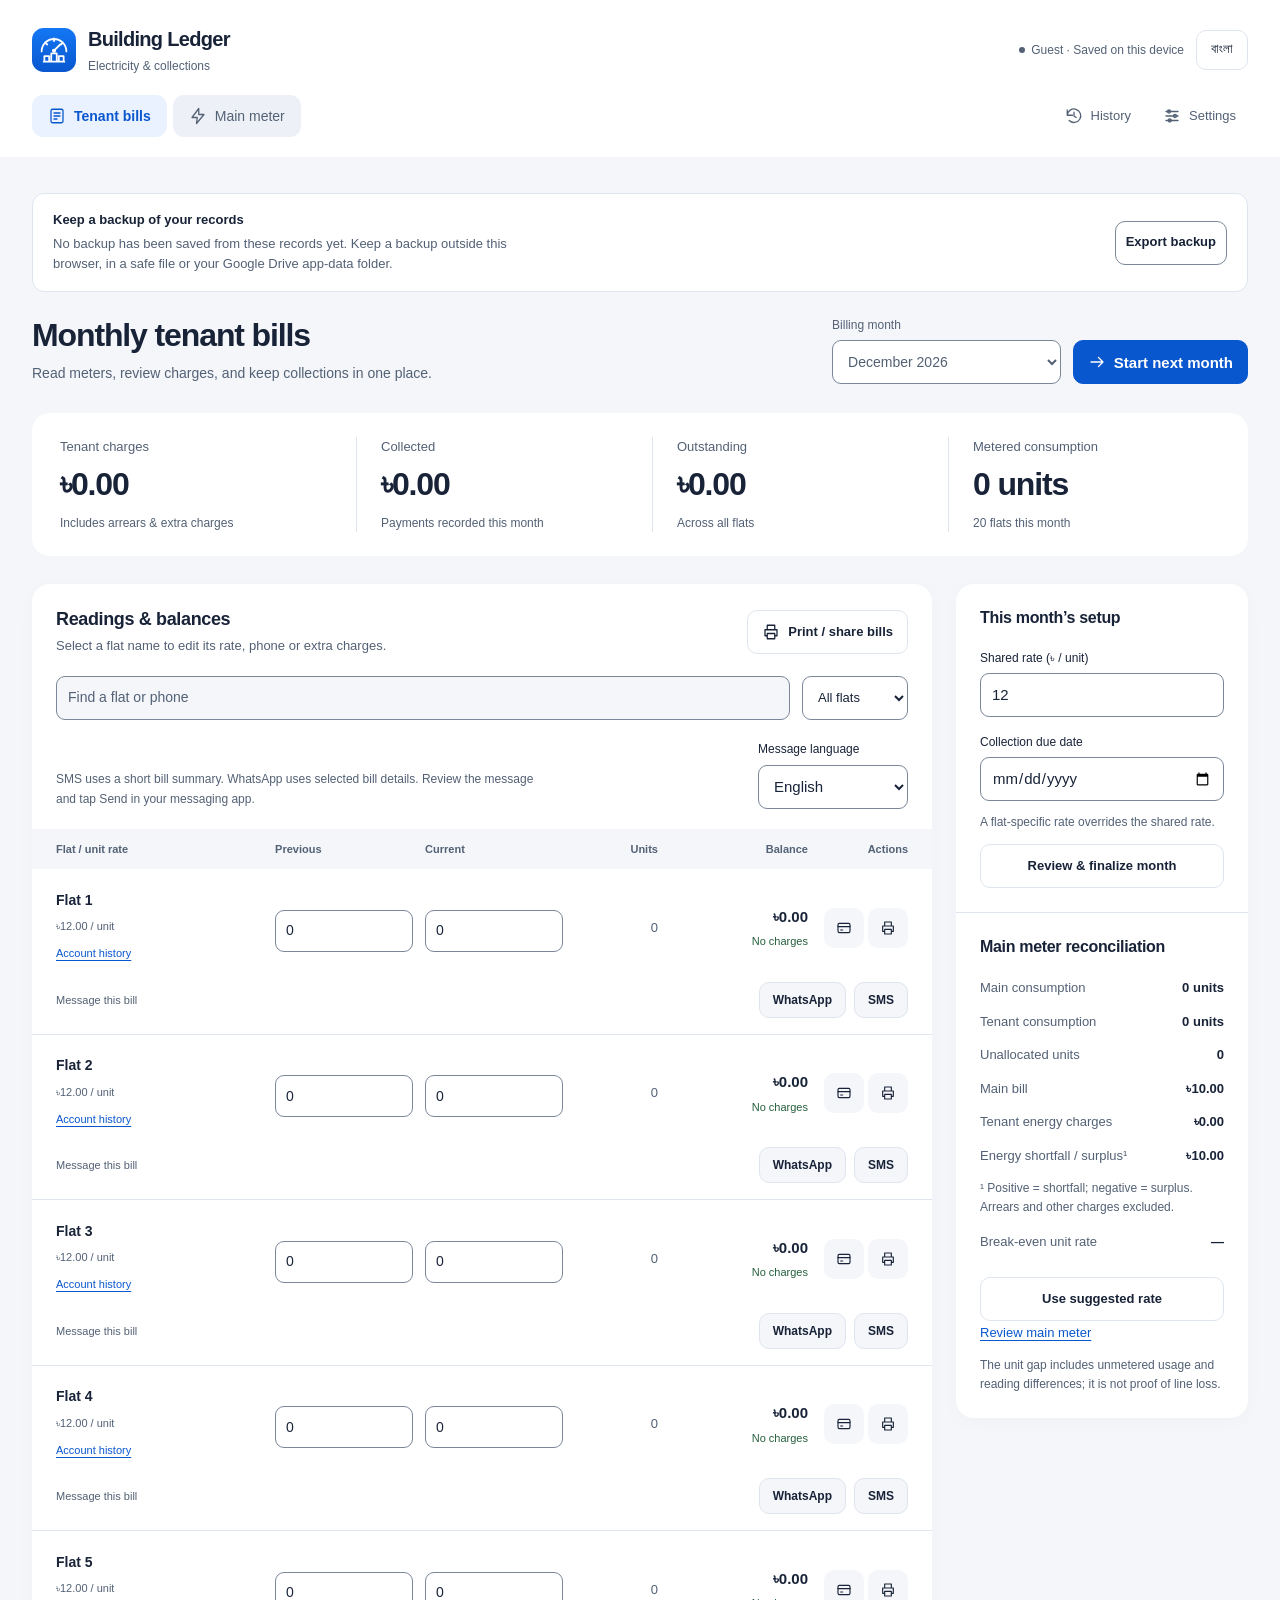
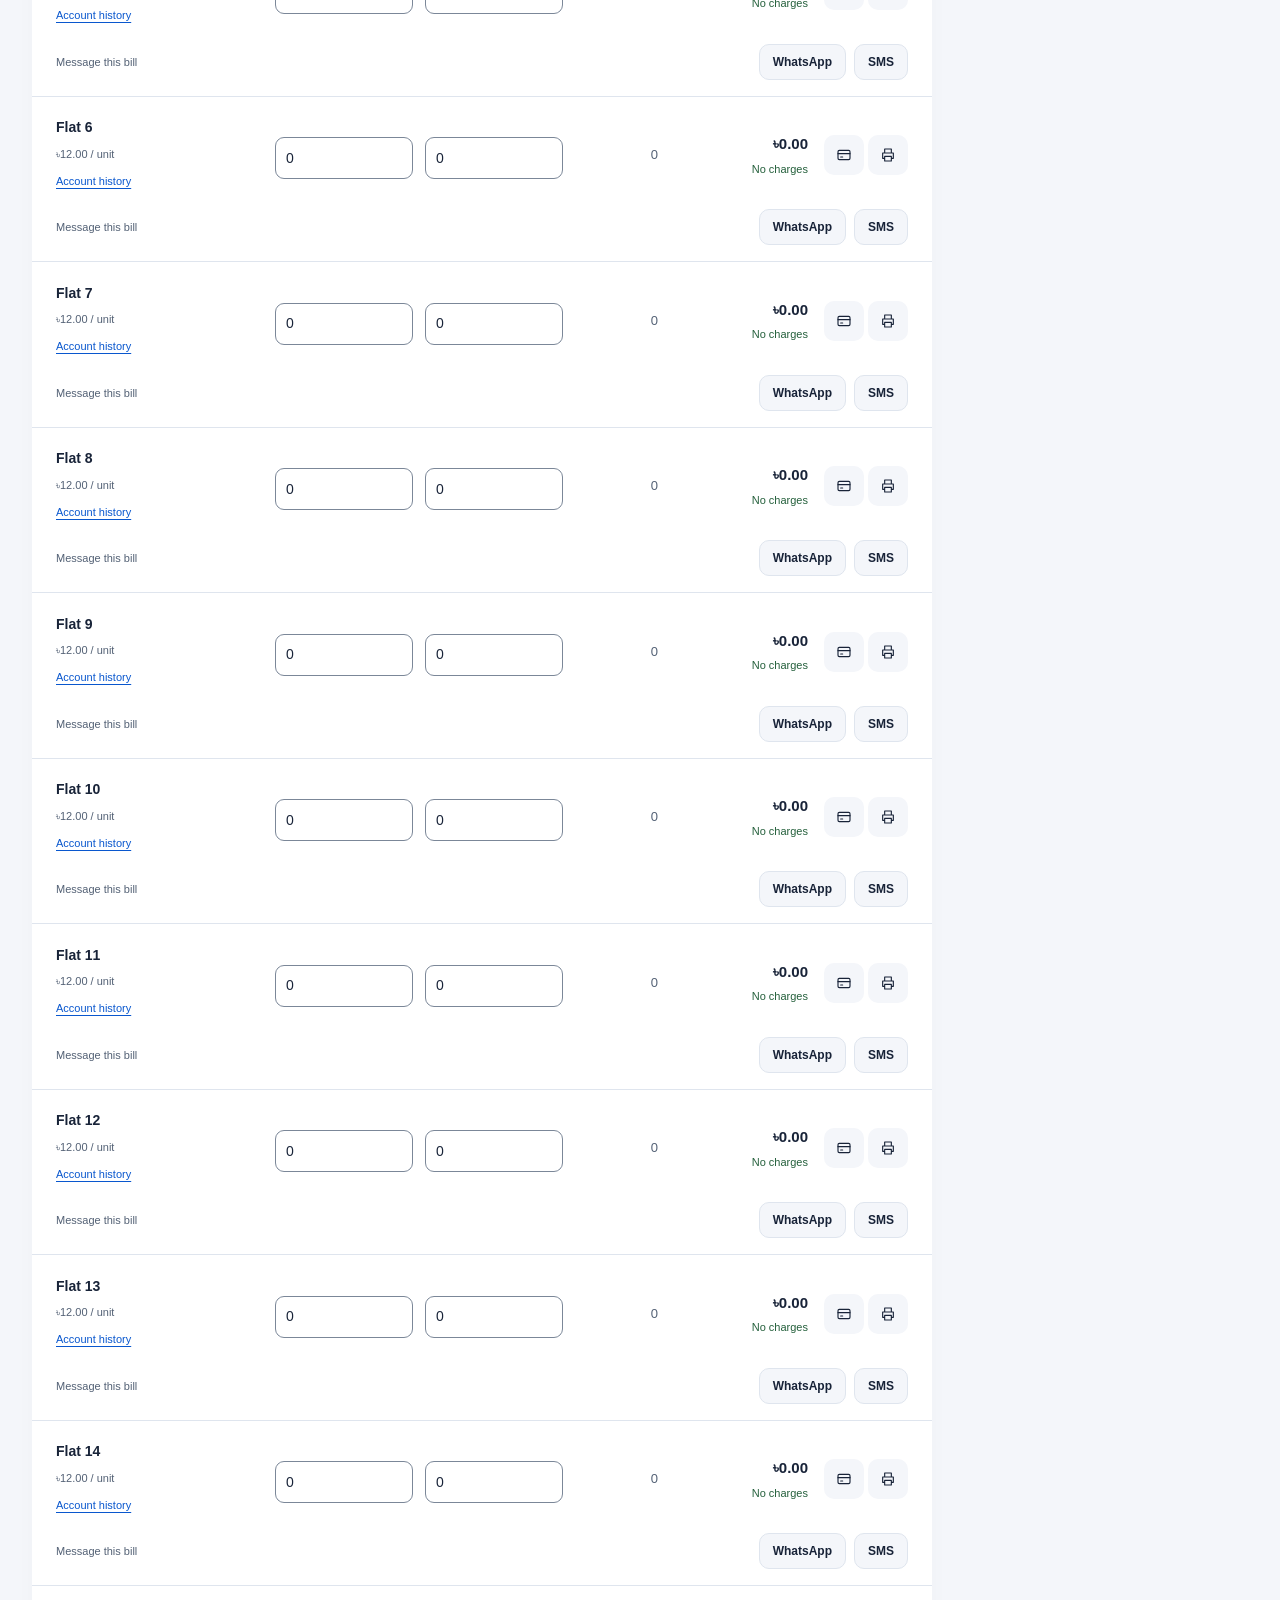
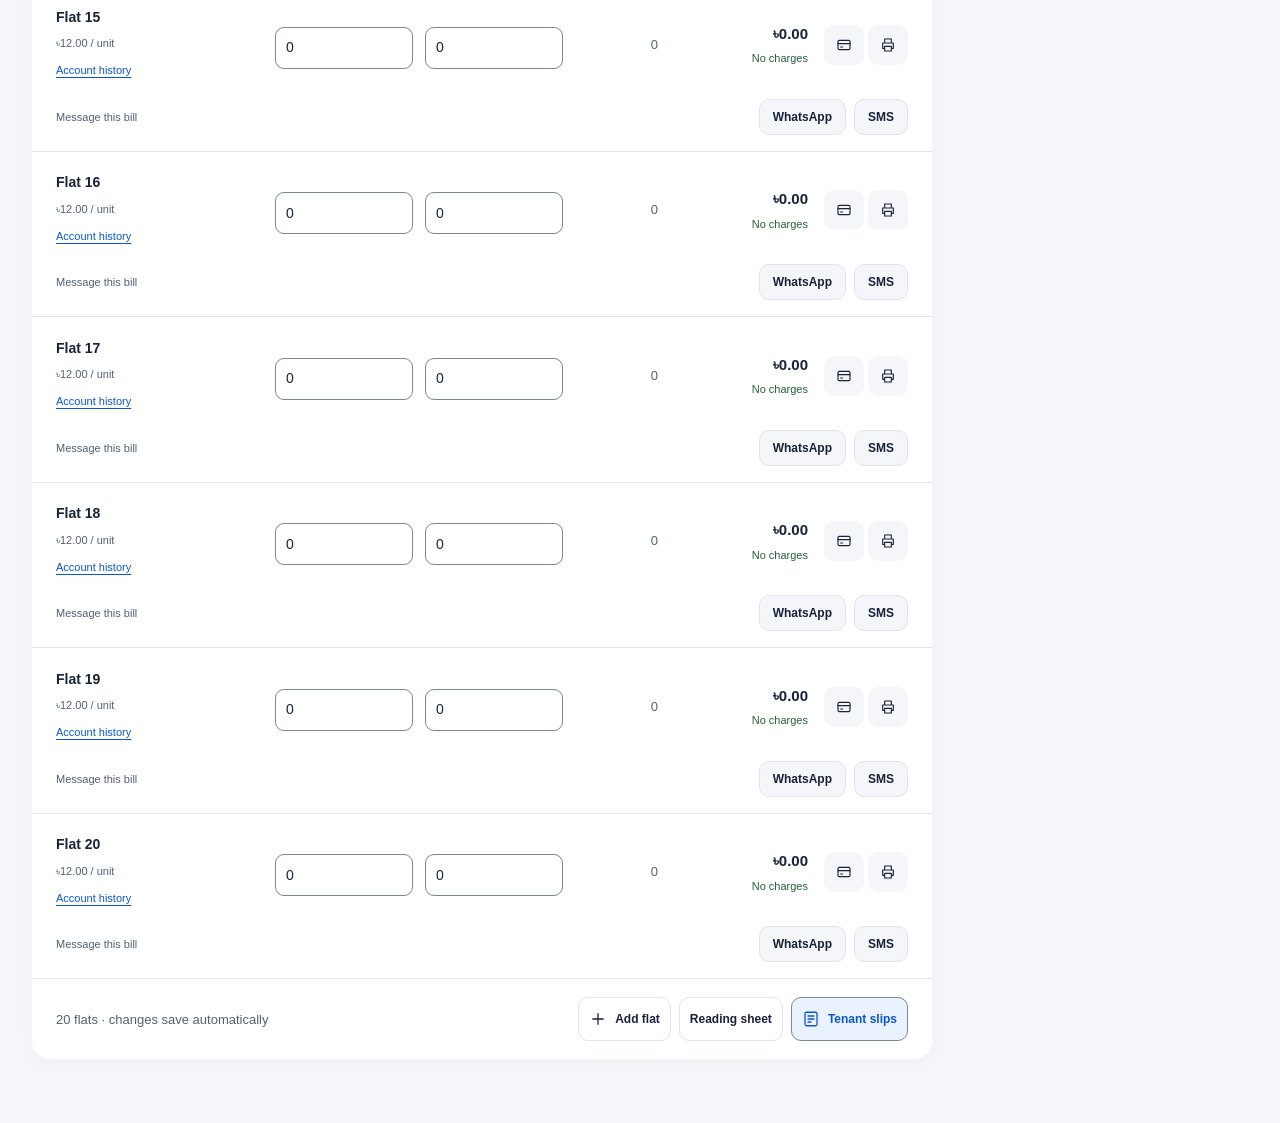
<file: index.html>
<!doctype html>
<html lang="en">
<head>
<meta charset="utf-8">
<meta name="viewport" content="width=device-width, initial-scale=1, viewport-fit=cover">
<meta name="theme-color" content="#0957ce">
<meta name="description" content="Monthly electricity readings, tenant bills and collections, saved on your device.">
<meta http-equiv="Content-Security-Policy" content="default-src 'self'; script-src 'self' https://accounts.google.com/gsi/client; style-src 'self' https://accounts.google.com/gsi/style; img-src 'self' data:; connect-src 'self' https://accounts.google.com/gsi/ https://www.googleapis.com; frame-src https://accounts.google.com/gsi/; object-src 'none'; base-uri 'self'; form-action 'none'">
<title>Building Ledger · Electricity bills</title>
<link rel="icon" href="icon.svg" type="image/svg+xml">
<link rel="manifest" href="manifest.json">
<link rel="stylesheet" href="styles.css">
<link rel="stylesheet" href="modern-ui.css">
<link rel="stylesheet" href="print-design.css">
<link rel="stylesheet" href="voucher-design.css">
<link rel="stylesheet" href="print-selection.css">
<link rel="stylesheet" href="features.css">
<link rel="stylesheet" href="drive-backup.css">
<link rel="stylesheet" href="bill-messaging.css">
<script src="core.js" defer></script><script src="print-design.js" defer></script><script src="print-selection.js" defer></script><script src="features.js" defer></script><script src="drive-api.js" defer></script><script src="drive-backup.js" defer></script><script src="bill-messaging.js" defer></script><script src="app.js" defer></script>
</head>
<body>
<a class="skip" href="#workspace">Skip to content</a>
<header class="app-header no-print"><div class="header-inner">
<a class="brand" href="#billing"><img src="icon.svg" alt="" width="32" height="32"><span>Building Ledger<small id="workspaceName">Electricity & collections</small></span></a>
<div class="header-tools"><span id="saveStatus" role="status"></span><button id="install" hidden>Install app</button><button id="language" lang="bn">বাংলা</button></div>
</div><nav id="navigation" aria-label="Main navigation"></nav></header>
<div id="notice" class="notice no-print" role="status" hidden></div>
<main id="workspace" tabindex="-1"></main>
<dialog id="editor" aria-labelledby="dialogTitle"></dialog>
<dialog id="printStudio" aria-labelledby="printTitle"></dialog>
<div id="printArea"></div>
<input id="importFile" type="file" accept="application/json,.json" hidden>
</body></html>
</file>
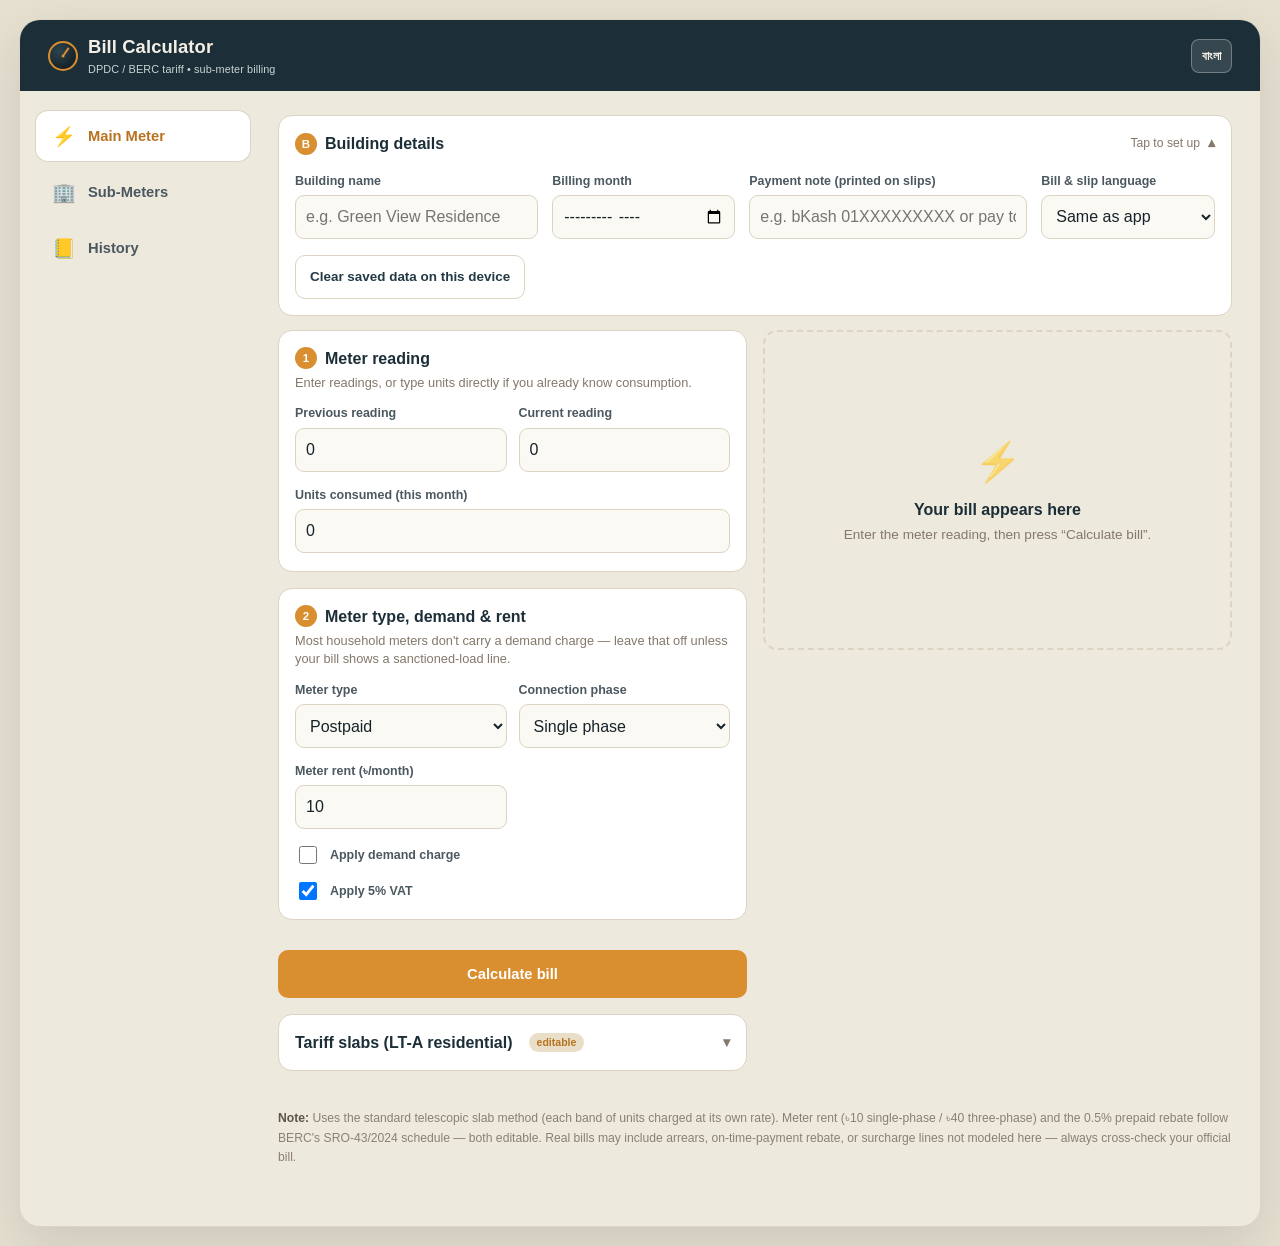
<file: dpdc-bill-app-fixed.html>
<!DOCTYPE html>
<html lang="en">
<head>
<meta charset="UTF-8">
<meta name="viewport" content="width=device-width, initial-scale=1.0, viewport-fit=cover">
<title>Building Electricity Bill Calculator — DPDC Tariff</title>

<!-- Security: this app never loads external scripts/styles/fonts, so a strict
     same-origin CSP costs nothing and blocks injected-script execution even if
     a future edit reintroduces an unescaped innerHTML sink. -->
<meta http-equiv="Content-Security-Policy" content="default-src 'self'; script-src 'self' 'unsafe-inline'; style-src 'self' 'unsafe-inline'; img-src 'self' data:; connect-src 'self'; object-src 'none'; base-uri 'self'; form-action 'none'; frame-ancestors 'none';">
<meta name="referrer" content="no-referrer">

<meta name="theme-color" content="#1c2e37">
<meta name="description" content="Calculate your DPDC/BERC electricity bill and manage fixed-rate sub-meter billing for up to 30 flats, offline-capable.">

<!-- Home-screen support -->
<meta name="mobile-web-app-capable" content="yes">
<meta name="apple-mobile-web-app-capable" content="yes">
<meta name="apple-mobile-web-app-status-bar-style" content="black-translucent">
<meta name="apple-mobile-web-app-title" content="Bill Calculator">

<style>
  :root{
    --ink:#16232a;
    --navy:#1c2e37;
    --navy-2:#233a45;
    --paper:#eee9dd;
    --paper-2:#ffffff;
    --amber:#d98e30;
    --amber-2:#b8721f;
    --green:#3f7a5c;
    --red:#b34a3d;
    --line:#dcd4c2;
    --mono: 'SF Mono', 'Courier New', monospace;
    --nav-h: 62px;
    --topbar-h: 54px;
  }
  *{box-sizing:border-box;-webkit-tap-highlight-color:transparent;}
  html,body{margin:0;padding:0;}
  body{
    background:var(--paper);
    color:var(--ink);
    font-family:-apple-system,BlinkMacSystemFont,"Segoe UI","Noto Sans Bengali","Kohinoor Bangla","Nirmala UI",Helvetica,Arial,sans-serif;
    line-height:1.45;
    font-size:16px;
    -webkit-text-size-adjust:100%;
  }
  button, input, select{ font-family:inherit; }
  input, select{ font-size:16px; } /* prevents iOS auto-zoom on focus */

  .app-shell{max-width:560px;margin:0 auto;min-height:100vh;background:var(--paper);position:relative;}

  /* ---------- top bar ---------- */
  .topbar{
    position:sticky;top:0;z-index:30;
    display:flex;align-items:center;gap:10px;
    background:var(--navy);color:#f3efe6;
    padding:calc(10px + env(safe-area-inset-top)) 16px 10px;
    min-height:var(--topbar-h);
  }
  .dial-sm{
    flex:0 0 auto;width:30px;height:30px;border-radius:50%;
    border:2px solid var(--amber);position:relative;
    background:radial-gradient(circle at 35% 30%, #2c454f, #16232a 70%);
  }
  .dial-sm::before{
    content:"";position:absolute;left:50%;top:50%;width:2px;height:10px;
    background:var(--amber);transform-origin:bottom center;
    transform:translate(-50%,-100%) rotate(35deg);
  }
  .dial-sm::after{
    content:"";position:absolute;left:50%;top:50%;width:3px;height:3px;
    background:var(--amber);border-radius:50%;transform:translate(-50%,-50%);
  }
  .topbar-title{font-size:1.02rem;font-weight:700;letter-spacing:.1px;flex:1;}
  .topbar-title small{display:block;font-size:.68rem;font-weight:400;color:#c9d3d2;margin-top:1px;}
  #installBtn{
    display:none;align-items:center;gap:5px;
    background:var(--amber);color:#fff;border:none;border-radius:8px;
    padding:8px 11px;font-size:.76rem;font-weight:700;cursor:pointer;white-space:nowrap;
  }
  #installBtn:active{background:var(--amber-2);}

  .offline-banner{
    display:none;background:#b34a3d;color:#fff;text-align:center;font-size:.76rem;
    font-weight:600;padding:7px 12px;
  }
  .offline-banner.show{display:block;}

  .content{
    padding:16px 16px calc(var(--nav-h) + 100px + env(safe-area-inset-bottom));
  }

  .panel{display:none;}
  .panel.active{display:block;}

  /* ---------- cards ---------- */
  .card{
    background:var(--paper-2);
    border:1px solid var(--line);
    border-radius:14px;
    padding:16px 16px;
    margin-bottom:14px;
  }
  .card h2{
    margin:0 0 4px;font-size:1rem;color:var(--navy);
    display:flex;align-items:center;gap:8px;
  }
  .card h2 .num{
    display:inline-flex;align-items:center;justify-content:center;
    width:22px;height:22px;border-radius:50%;flex:0 0 auto;
    background:var(--amber);color:#fff;font-size:.72rem;font-weight:700;
  }
  .card .hint{font-size:.8rem;color:#83786a;margin:0 0 12px;}

  details.card{padding:0;}
  details.card summary{
    list-style:none;cursor:pointer;padding:16px;display:flex;align-items:center;gap:8px;
    font-size:1rem;color:var(--navy);font-weight:700;
  }
  details.card summary::-webkit-details-marker{display:none;}
  details.card summary::after{
    content:"▾";margin-left:auto;color:#83786a;transition:transform .15s ease;font-size:.9rem;
  }
  details.card[open] summary::after{transform:rotate(180deg);}
  details.card .details-body{padding:0 16px 16px;}

  .grid{display:grid;grid-template-columns:1fr 1fr;gap:12px;}
  .grid.single{grid-template-columns:1fr;}
  label{font-size:.78rem;font-weight:600;color:#4b5860;display:block;margin-bottom:5px;}
  input[type=number], input[type=text], input[type=date], input[type=month], select{
    width:100%;min-height:44px;padding:9px 10px;border:1px solid var(--line);border-radius:9px;
    background:#fbf9f4;color:var(--ink);
  }
  input:focus, select:focus{outline:2px solid var(--amber);outline-offset:1px;}
  .field{margin-bottom:2px;}
  .checkline{display:flex;align-items:center;gap:10px;font-size:.85rem;color:#4b5860;margin-top:12px;min-height:24px;}
  .checkline input{width:18px;height:18px;flex:0 0 auto;}

  .btnrow{display:flex;gap:10px;flex-wrap:wrap;margin-top:14px;}
  button.primary{
    background:var(--amber);color:#fff;border:none;border-radius:10px;
    min-height:48px;padding:0 20px;font-size:.92rem;font-weight:700;cursor:pointer;flex:1 1 auto;
  }
  button.primary:active{background:var(--amber-2);}
  button.ghost{
    background:transparent;color:var(--navy-2);border:1px solid var(--line);
    border-radius:10px;min-height:44px;padding:0 14px;font-size:.84rem;font-weight:600;cursor:pointer;flex:1 1 auto;
  }
  button.ghost:active{border-color:var(--navy-2);background:#f3efe6;}

  /* ---------- results ---------- */
  .result{background:var(--navy);color:#f3efe6;border-radius:14px;padding:18px 16px;margin-top:2px;}
  .result h3{margin:0 0 12px;font-size:.8rem;text-transform:uppercase;letter-spacing:.05em;color:#c9d3d2;font-weight:700;}
  .breakdown-row{display:flex;justify-content:space-between;gap:10px;padding:7px 0;border-bottom:1px dashed rgba(255,255,255,0.15);font-size:.87rem;}
  .breakdown-row.total{border-bottom:none;margin-top:6px;padding-top:12px;border-top:1px solid rgba(255,255,255,0.3);font-size:1.2rem;font-weight:700;color:var(--amber);}
  .breakdown-row .label{color:#dfe6e2;}
  .breakdown-row .val{font-family:var(--mono);white-space:nowrap;}

  .stat-grid{display:grid;grid-template-columns:1fr;gap:10px;}
  .stat-box{background:rgba(255,255,255,0.06);border:1px solid rgba(255,255,255,0.14);border-radius:12px;padding:13px 15px;}
  .stat-box .stat-lbl{font-size:.7rem;text-transform:uppercase;letter-spacing:.04em;color:#9fb0ac;font-weight:700;margin-bottom:5px;}
  .stat-box .stat-val{font-family:var(--mono);font-size:1.35rem;font-weight:700;color:#f3efe6;}
  .stat-box.accent .stat-val{color:var(--amber);}
  .stat-box .stat-sub{font-size:.72rem;color:#9fb0ac;margin-top:4px;}

  /* ---------- slab table ---------- */
  table.slabtable{width:100%;border-collapse:collapse;font-size:.83rem;}
  .slabtable th,.slabtable td{padding:7px 4px;text-align:right;border-bottom:1px solid var(--line);}
  .slabtable td:first-child, .slabtable th:first-child{text-align:left;}
  .slabtable th{color:#7a7264;font-weight:600;font-size:.68rem;text-transform:uppercase;}
  .slabtable td:first-child{font-size:.76rem;color:#4b5860;}
  .slabtable input{min-height:38px;padding:5px 6px;font-size:.83rem;text-align:right;}

  .pill{display:inline-block;font-size:.66rem;font-weight:700;padding:2px 8px;border-radius:20px;background:#e9dfc9;color:var(--amber-2);}

  /* ---------- sub-meter cards ---------- */
  .meter-toolbar{display:flex;align-items:center;justify-content:space-between;gap:10px;margin-bottom:10px;}
  .meter-toolbar .totalline{font-size:.78rem;color:#4b5860;font-weight:600;}
  .meter-toolbar .totalline b{color:var(--navy);font-family:var(--mono);}

  .sub-card{
    background:#fbf9f4;border:1px solid var(--line);border-radius:12px;
    padding:12px 13px;margin-bottom:10px;
  }
  .sub-card .sub-card-top{display:flex;align-items:center;gap:8px;margin-bottom:9px;}
  .sub-card .sub-name{flex:1;font-weight:700;font-size:.92rem;border:none;background:transparent;padding:4px 2px;min-height:32px;}
  .sub-card .sub-name:focus{outline:none;border-bottom:1.5px solid var(--amber);}
  .sub-card .sub-amount-badge{font-family:var(--mono);font-weight:700;color:var(--navy);font-size:.92rem;white-space:nowrap;}
  .sub-card .sub-readings{display:grid;grid-template-columns:1fr 1fr;gap:8px;}
  .sub-card .sub-readings .fld label{font-size:.68rem;margin-bottom:3px;}
  .sub-card .sub-readings input{min-height:38px;font-size:.88rem;padding:6px 8px;}
  .sub-card .sub-units-line{margin-top:7px;font-size:.74rem;color:#83786a;}

  .subtotal-bar{
    display:flex;justify-content:space-between;align-items:center;
    background:var(--navy);color:#f3efe6;border-radius:12px;padding:13px 16px;margin-top:2px;margin-bottom:14px;
  }
  .subtotal-bar .st-lbl{font-size:.72rem;color:#c9d3d2;text-transform:uppercase;letter-spacing:.04em;}
  .subtotal-bar .st-val{font-family:var(--mono);font-size:1.15rem;font-weight:700;color:var(--amber);}

  .compare-grid{display:grid;grid-template-columns:1fr 1fr;gap:10px;margin-top:12px;}
  .compare-box{background:#fbf9f4;border:1px solid var(--line);border-radius:10px;padding:12px 13px;}
  .compare-box .amt{font-family:var(--mono);font-size:1.1rem;font-weight:700;color:var(--navy);}
  .compare-box .lbl{font-size:.68rem;color:#83786a;font-weight:600;text-transform:uppercase;}
  .diff-pos{color:var(--green);}
  .diff-neg{color:var(--red);}

  .footer-note{font-size:.76rem;color:#8a8072;margin-top:6px;line-height:1.6;padding-bottom:6px;}
  .footer-note strong{color:#5c5548;}

  /* ---------- sticky action bar ---------- */
  .sticky-action{
    position:fixed;left:0;right:0;
    bottom:calc(var(--nav-h) + env(safe-area-inset-bottom));
    z-index:25;display:none;
    background:linear-gradient(to top, var(--paper) 60%, rgba(238,233,221,0));
    padding:14px 16px 10px;
  }
  .sticky-action.show{display:flex;}
  .sticky-action .inner{max-width:560px;margin:0 auto;width:100%;display:flex;gap:10px;}

  /* ---------- bottom nav ---------- */
  .bottomnav{
    position:fixed;left:0;right:0;bottom:0;z-index:30;
    max-width:560px;margin:0 auto;
    display:flex;background:var(--paper-2);border-top:1px solid var(--line);
    padding-bottom:env(safe-area-inset-bottom);
    box-shadow:0 -4px 14px rgba(0,0,0,.06);
  }
  .bottomnav-btn{
    flex:1;display:flex;flex-direction:column;align-items:center;justify-content:center;gap:2px;
    background:none;border:none;padding:9px 4px;height:var(--nav-h);cursor:pointer;color:#83786a;
  }
  .bottomnav-btn .bn-icon{font-size:1.25rem;line-height:1;}
  .bottomnav-btn .bn-label{font-size:.68rem;font-weight:600;}
  .bottomnav-btn.active{color:var(--amber-2);}
  .bottomnav-btn:active{background:#f3efe6;}

  #printArea{display:none;}

  @media print{
    body{background:#fff;}
    .app-shell{
      box-shadow:none !important;border-radius:0 !important;margin:0 !important;
      max-width:none !important;overflow:visible !important;min-height:auto !important;
    }
    .app-shell > *:not(#printArea){display:none !important;}
    #printArea{display:block !important;position:static !important;width:100%;padding:10px;}
    .no-print{display:none !important;}
  }
  .print-header{margin-bottom:16px;border-bottom:2px solid #000;padding-bottom:10px;}
  .print-header h1{margin:0 0 4px;font-size:1.3rem;}
  .print-header div{font-size:.85rem;color:#333;}
  .print-table{width:100%;border-collapse:collapse;margin-bottom:16px;}
  .print-table th,.print-table td{border:1px solid #999;padding:6px 8px;font-size:.83rem;text-align:right;}
  .print-table th:first-child,.print-table td:first-child{text-align:left;}
  .print-summary{width:100%;max-width:420px;border-collapse:collapse;margin-bottom:14px;}
  .print-summary td{padding:5px 8px;font-size:.9rem;}
  .print-summary td:last-child{text-align:right;font-family:var(--mono);}
  .print-summary tr.grand td{font-weight:700;font-size:1.05rem;border-top:2px solid #000;padding-top:8px;}
  .slips-grid{display:grid;grid-template-columns:1fr 1fr;gap:14px;}
  .tenant-slip{border:1px solid #999;border-radius:6px;padding:12px 14px;page-break-inside:avoid;}
  .slip-header{display:flex;justify-content:space-between;border-bottom:1px solid #333;padding-bottom:6px;margin-bottom:8px;font-size:.9rem;}
  .slip-row{display:flex;justify-content:space-between;font-size:.82rem;padding:3px 0;}
  .slip-row.grand{font-weight:700;border-top:1px solid #333;margin-top:6px;padding-top:6px;}
  .slip-row.due{color:#900;font-weight:700;}

  @media (min-width:560px){
    .app-shell{box-shadow:0 0 0 1px var(--line), 0 20px 50px rgba(20,30,35,.12);margin-top:18px;margin-bottom:18px;border-radius:20px;overflow:hidden;min-height:auto;}
    .bottomnav, .sticky-action{max-width:560px;}
  }
  /* ================= v3 additions ================= */
  .langbtn{
    background:rgba(255,255,255,.12);color:#f3efe6;border:1px solid rgba(255,255,255,.3);
    border-radius:8px;padding:6px 10px;font-size:.76rem;font-weight:700;cursor:pointer;min-height:34px;white-space:nowrap;
  }
  .langbtn:active{background:rgba(255,255,255,.25);}

  .sub-phone{
    width:100%;min-height:38px;margin-bottom:8px;font-size:.88rem;padding:6px 8px;
    border:1px solid var(--line);border-radius:9px;background:#fff;
  }
  .sub-card.has-custom-rate{border-left:4px solid var(--amber);}
  .sub-warn{margin-top:7px;font-size:.74rem;color:var(--red);font-weight:600;line-height:1.35;}
  .sub-units-line{display:flex;justify-content:space-between;align-items:center;gap:8px;margin-top:9px;font-size:.78rem;color:#83786a;}
  .sub-units-line b{font-family:var(--mono);color:var(--navy);}
  .sub-actions{display:grid;grid-template-columns:repeat(3,1fr);gap:8px;margin-top:10px;}
  .sub-actions .ghost{min-height:40px;padding:0 6px;font-size:.76rem;}
  .sub-actions .ghost.wa{border-color:#8cc5a3;color:#2c6a47;}

  .suggest-box{
    display:none;align-items:center;justify-content:space-between;gap:10px;margin-top:12px;
    background:#fbefd9;border:1px solid #ecd2a3;border-radius:10px;padding:10px 12px;font-size:.8rem;
  }
  .suggest-box .ghost{flex:0 0 auto;min-height:36px;}
  .subtotal-bar.alt{background:var(--amber-2);margin-top:-6px;}
  .subtotal-bar.alt .st-val{color:#fff;}

  /* history */
  .hist-stats{display:grid;grid-template-columns:repeat(3,1fr);gap:8px;margin-top:8px;}
  .hist-stat{background:#fbf9f4;border:1px solid var(--line);border-radius:10px;padding:9px 10px;}
  .hist-stat .k{font-size:.62rem;text-transform:uppercase;letter-spacing:.04em;color:#83786a;font-weight:700;}
  .hist-stat .v{font-family:var(--mono);font-weight:700;font-size:.88rem;color:var(--navy);margin-top:3px;word-break:break-word;}
  .hist-stat.bad .v{color:var(--red);}
  .hist-stat.good .v{color:var(--green);}
  details.hist-card summary{flex-wrap:wrap;row-gap:4px;}
  .hist-sum-title{flex:1;}
  .hist-sum-bal{font-family:var(--mono);font-size:.82rem;color:var(--navy);margin-right:6px;}
  .pay-row{padding:10px 0;border-top:1px solid var(--line);}
  .pay-top{display:flex;justify-content:space-between;align-items:center;gap:8px;}
  .pay-name{font-weight:700;font-size:.9rem;}
  .pay-due{font-family:var(--mono);font-size:.8rem;color:#4b5860;white-space:nowrap;}
  .pay-inputs{display:flex;gap:8px;margin-top:7px;align-items:center;}
  .pay-inputs input{min-height:40px;flex:1;}
  .pay-inputs button{flex:0 0 auto;min-height:40px;}
  .chip{display:inline-block;font-size:.62rem;font-weight:700;padding:2px 8px;border-radius:20px;margin-left:6px;vertical-align:middle;}
  .chip.paid{background:#dcefe3;color:#2c6a47;}
  .chip.partly{background:#fbefd9;color:#9a5d0b;}
  .chip.unpaid{background:#f6dcd8;color:#a1342a;}
  .carry-tag{font-size:.68rem;color:#83786a;margin-top:2px;}
  .hist-actions{display:flex;gap:8px;flex-wrap:wrap;margin-top:12px;}

  .toast{
    position:fixed;left:50%;transform:translateX(-50%);
    bottom:calc(var(--nav-h) + 96px + env(safe-area-inset-bottom));
    background:#16232a;color:#fff;padding:10px 16px;border-radius:10px;font-size:.84rem;
    z-index:60;max-width:90vw;opacity:0;pointer-events:none;transition:opacity .2s;text-align:center;
  }
  .toast.show{opacity:1;}

  /* ================= PRINT DOCUMENTS (bill, sheet, report, slips) ================= */
  @page{size:A4;margin:8mm;}
  @media print{ *{-webkit-print-color-adjust:exact;print-color-adjust:exact;} }

  .doc{color:#16232a;}
  .doc-head{
    display:flex;justify-content:space-between;align-items:center;gap:14px;
    background:#1c2e37;color:#f3efe6;padding:14px 18px;border-radius:10px;border-bottom:4px solid #d98e30;
  }
  .doc-brand{display:flex;align-items:center;gap:12px;min-width:0;}
  .doc-dial{width:38px;height:38px;border-radius:50%;border:3px solid #d98e30;position:relative;background:#16232a;flex:0 0 auto;}
  .doc-dial::before{content:"";position:absolute;left:50%;top:50%;width:2px;height:13px;background:#d98e30;transform-origin:bottom center;transform:translate(-50%,-100%) rotate(35deg);}
  .doc-dial::after{content:"";position:absolute;left:50%;top:50%;width:5px;height:5px;background:#d98e30;border-radius:50%;transform:translate(-50%,-50%);}
  .doc-bldg{font-size:1.2rem;font-weight:800;word-break:break-word;}
  .doc-sub{font-size:.74rem;color:#c9d3d2;margin-top:2px;}
  .doc-title{text-align:right;flex:0 0 auto;}
  .doc-title-main{font-size:.98rem;font-weight:800;letter-spacing:.08em;color:#d98e30;text-transform:uppercase;}
  .doc-month{font-size:.88rem;margin-top:3px;font-weight:600;}
  .doc-meta{display:grid;grid-template-columns:repeat(4,1fr);gap:8px;margin:12px 0;}
  .doc-meta div{background:#f5f1e6;border-radius:8px;padding:8px 10px;}
  .doc-meta .k{font-size:.6rem;text-transform:uppercase;letter-spacing:.05em;color:#7a7264;font-weight:700;}
  .doc-meta .v{font-size:.84rem;font-weight:700;margin-top:2px;word-break:break-word;}
  .doc-table{width:100%;border-collapse:collapse;margin:6px 0 14px;font-size:.82rem;}
  .doc-table th{background:#e9dfc9;color:#3b3427;text-align:right;padding:7px 9px;font-size:.66rem;text-transform:uppercase;letter-spacing:.04em;}
  .doc-table td{padding:6px 9px;text-align:right;border-bottom:1px solid #e4dcc9;}
  .doc-table th:first-child,.doc-table td:first-child{text-align:left;}
  .doc-table tbody tr:nth-child(even) td{background:#faf7ef;}
  .doc-table tfoot td{font-weight:800;border-top:2px solid #1c2e37;border-bottom:none;background:#fff;}
  .doc-table tr{page-break-inside:avoid;}
  .doc-split{display:grid;grid-template-columns:1fr 1fr;gap:16px;align-items:start;}
  .doc-stats{display:grid;gap:8px;}
  .doc-stat{border:1px solid #d8d0bf;border-radius:10px;padding:9px 12px;}
  .doc-stat .k{font-size:.62rem;text-transform:uppercase;letter-spacing:.05em;color:#7a7264;font-weight:700;}
  .doc-stat .v{font-size:1.05rem;font-weight:800;font-family:var(--mono);margin-top:2px;}
  .doc-stat.hl{background:#fbefd9;border-color:#d98e30;}
  .doc-sum{width:100%;border-collapse:collapse;font-size:.86rem;}
  .doc-sum td{padding:6px 4px;border-bottom:1px dashed #cfc6b2;}
  .doc-sum td:last-child{text-align:right;font-family:var(--mono);white-space:nowrap;}
  .doc-total{display:flex;justify-content:space-between;align-items:center;background:#1c2e37;color:#fff;border-radius:10px;padding:12px 14px;margin-top:10px;}
  .doc-total .k{font-weight:700;font-size:.9rem;}
  .doc-total .v{color:#d98e30;font-size:1.3rem;font-weight:800;font-family:var(--mono);}
  .doc-foot{margin-top:16px;font-size:.68rem;color:#7a7264;border-top:1px solid #d8d0bf;padding-top:8px;line-height:1.5;}
  .st-badge{display:inline-block;font-size:.66rem;font-weight:700;padding:1px 8px;border-radius:20px;}
  .st-badge.paid{background:#dcefe3;color:#2c6a47;}
  .st-badge.partly{background:#fbefd9;color:#9a5d0b;}
  .st-badge.unpaid{background:#f6dcd8;color:#a1342a;}

  .slips-grid{display:grid;grid-template-columns:1fr 1fr;gap:5mm;}
  .slips-grid.single{grid-template-columns:1fr;max-width:105mm;margin:0 auto;}
  .slip-cell{border:1px dashed #b9b09c;padding:3mm;page-break-inside:avoid;break-inside:avoid;}
  .tenant-slip{border:1.5px solid #1c2e37;border-radius:8px;overflow:hidden;background:#fff;font-size:.8rem;color:#16232a;}
  .slip-top{background:#1c2e37;color:#f3efe6;padding:9px 12px;display:flex;justify-content:space-between;align-items:flex-start;gap:8px;border-bottom:3px solid #d98e30;}
  .slip-bldg{font-weight:800;font-size:.92rem;word-break:break-word;}
  .slip-title{font-size:.62rem;letter-spacing:.08em;text-transform:uppercase;color:#d98e30;font-weight:700;margin-top:1px;}
  .slip-month{font-size:.76rem;font-weight:700;text-align:right;white-space:nowrap;}
  .slip-body{padding:9px 12px;}
  .slip-lbl{display:block;font-size:.58rem;text-transform:uppercase;letter-spacing:.05em;color:#7a7264;font-weight:700;}
  .slip-name{font-size:1.08rem;font-weight:800;word-break:break-word;}
  .slip-reading{display:grid;grid-template-columns:1fr 1fr 1fr;gap:6px;margin:8px 0;}
  .slip-reading div{background:#f5f1e6;border-radius:6px;padding:5px 8px;text-align:center;}
  .slip-reading .u{background:#fbefd9;}
  .slip-reading b{display:block;font-size:.92rem;font-family:var(--mono);}
  .slip-calc{width:100%;border-collapse:collapse;font-size:.78rem;}
  .slip-calc td{padding:3px 0;}
  .slip-calc td:last-child{text-align:right;font-weight:700;font-family:var(--mono);}
  .slip-total{display:flex;justify-content:space-between;align-items:center;background:#fbefd9;border:1.5px solid #d98e30;border-radius:6px;padding:7px 10px;margin-top:6px;font-weight:800;}
  .slip-total b{font-size:1.1rem;color:#8a4f0b;font-family:var(--mono);}
  .slip-due{margin-top:6px;font-size:.74rem;font-weight:700;color:#a1342a;text-align:center;}
  .slip-note{margin-top:4px;font-size:.66rem;color:#5c5548;text-align:center;word-break:break-word;}
  .slip-foot{display:flex;gap:14px;padding:6px 12px 4px;border-top:1px dashed #cfc6b2;}
  .slip-sig{flex:1;font-size:.58rem;color:#7a7264;}
  .slip-sig i{display:block;border-bottom:1px solid #8a8072;height:16px;}
  .slip-thanks{text-align:center;font-size:.6rem;color:#7a7264;padding:2px 12px 7px;}

  /* print polish: white paper, compact slips (6 per A4) */
  @media print{
    html,body,.app-shell{background:#fff !important;}
    .slips-grid{gap:3mm;}
    .slip-cell{padding:1.5mm;}
    .slip-top{padding:5px 10px;}
    .slip-reading{margin:4px 0;}
    .slip-calc td{padding:2px 0;}
    .slip-top{padding:6px 10px;}
    .slip-bldg{font-size:.84rem;}
    .slip-body{padding:6px 10px;}
    .slip-name{font-size:.98rem;}
    .slip-reading{margin:5px 0;gap:5px;}
    .slip-reading div{padding:3px 6px;}
    .slip-total{padding:5px 9px;margin-top:4px;}
    .slip-foot{padding:3px 10px 2px;}
    .slip-sig i{height:11px;}
    .slip-thanks{padding:1px 10px 5px;}
  }

  /* ================= responsive polish ================= */
  .grid{align-items:end;}
  .bld-grid .span-all{grid-column:1 / -1;}
  details.card summary .num{display:inline-flex;align-items:center;justify-content:center;width:22px;height:22px;border-radius:50%;flex:0 0 auto;background:var(--amber);color:#fff;font-size:.72rem;font-weight:700;}
  .bldg-summary{font-size:.76rem;font-weight:500;color:#83786a;margin-left:4px;min-width:0;flex:1;overflow:hidden;text-overflow:ellipsis;white-space:nowrap;text-align:right;}
  details.card summary > span[data-i18n]{white-space:nowrap;}
  details.card summary::after{flex:0 0 auto;}
  .bld-grid{grid-template-columns:1.25fr 1fr;}
  .desktop-only{display:none;}
  .result-placeholder{display:none;}

  /* tablet / small desktop: keep the phone frame but centre the fixed bars */
  @media (min-width:560px){
    .sticky-action{margin:0 auto;}
    .bottomnav{margin:0 auto;}
  }

  /* ===== desktop: sidebar + two-column workspace ===== */
  @media (min-width:960px){
    body{background:#e6e0d1;}
    .app-shell{
      max-width:1240px;margin:20px auto;border-radius:20px;overflow:visible;min-height:calc(100vh - 40px);
      display:grid;grid-template-columns:230px minmax(0,1fr);grid-template-rows:auto auto 1fr;
      grid-template-areas:"top top" "banner banner" "nav content";
      background:var(--paper);
    }
    .topbar{grid-area:top;border-radius:20px 20px 0 0;padding:14px 28px;}
    .topbar-title{font-size:1.15rem;}
    .offline-banner{grid-area:banner;}
    .content{grid-area:content;padding:24px 28px 40px;max-width:none;}
    .sticky-action{display:none !important;}
    .desktop-only{display:flex;}

    .bottomnav{
      grid-area:nav;position:sticky;top:88px;align-self:start;left:auto;right:auto;bottom:auto;
      width:auto;max-width:none;margin:20px 0 0 16px;flex-direction:column;gap:6px;
      background:transparent;border:none;box-shadow:none;padding:0 0 0 0;
    }
    .bottomnav-btn{flex:none;flex-direction:row;justify-content:flex-start;gap:12px;height:50px;padding:0 16px;border-radius:12px;color:#4b5860;}
    .bottomnav-btn .bn-icon{font-size:1.2rem;}
    .bottomnav-btn .bn-label{font-size:.92rem;}
    .bottomnav-btn:hover{background:#f3efe6;}
    .bottomnav-btn.active{background:var(--paper-2);color:var(--amber-2);box-shadow:0 0 0 1px var(--line);}
    .toast{bottom:30px;}
    .bld-grid + .btnrow .ghost{flex:0 0 auto;}

    /* building card spans the top, fields in one row */
    .bld-grid{grid-template-columns:1.4fr 1fr 1.6fr 1fr;gap:14px;}
    .bld-grid .span-all{grid-column:auto;}

    .panel.active{display:grid;grid-template-columns:minmax(0,1fr) minmax(0,1fr);gap:16px;align-items:start;}
    .panel.active > .card, .panel.active > details.card{margin-bottom:0;}

    /* main meter: inputs left, live result right */
    #panel-main > *{grid-column:1;}
    #panel-main > .result, #panel-main > .result-placeholder{grid-column:2;grid-row:1 / span 5;position:sticky;top:88px;}
    #panel-main > .footer-note{grid-column:1 / -1;}
    #panel-main .stat-grid{grid-template-columns:repeat(3,1fr);}
    #panel-main .stat-box{padding:11px 12px;}
    #panel-main .stat-box .stat-val{font-size:1.1rem;}
    #panel-main .stat-box .stat-sub{display:none;}
    #panel-main:not(.has-result) .result-placeholder{
      display:flex;flex-direction:column;align-items:center;justify-content:center;text-align:center;
      min-height:320px;border:2px dashed var(--line);border-radius:14px;color:#83786a;padding:24px;
    }
    .result-placeholder .ph-icon{font-size:2.4rem;opacity:.6;}
    .result-placeholder .ph-title{font-weight:700;color:var(--navy);margin-top:8px;}
    .result-placeholder .ph-text{font-size:.85rem;margin-top:4px;}

    /* sub-meters: settings + reconcile on top, cards in a grid below */
    #panel-sub > :nth-child(1){grid-column:1;grid-row:1;}
    #panel-sub > .reconcile-card{grid-column:2;grid-row:1;}
    #panel-sub > .slip-settings{grid-column:1 / -1;grid-row:2;}
    #panel-sub > .sub-readings-card{grid-column:1 / -1;grid-row:3;}
    #panel-sub > .footer-note{grid-column:1 / -1;grid-row:4;}
    #subBody{display:grid;grid-template-columns:repeat(2,minmax(0,1fr));gap:12px;}
    .sub-card{margin-bottom:0;}

    /* history */
    #panel-history > :nth-child(1){grid-column:1;grid-row:1;}
    #panel-history > details.card{grid-column:2;grid-row:1;}
    #panel-history > #histList{grid-column:1 / -1;grid-row:2;display:grid;grid-template-columns:1fr 1fr;gap:16px;align-items:start;}
    #histList .card{margin-bottom:0;}
  }
  @media (min-width:1280px){
    #subBody{grid-template-columns:repeat(3,minmax(0,1fr));}
  }
  @media print{ .app-shell{display:block !important;} }
  /* Slip controls inherit the existing paper, ink and amber palette. */
  .slip-studio{display:grid;grid-template-columns:minmax(0,1.3fr) minmax(0,1fr);gap:24px;align-items:start;}
  .slip-controls,.slip-preview-pane{min-width:0;}
  .slip-controls>.field{margin-top:16px;}
  .slip-fields{border:0;padding:0;margin:20px 0;display:grid;grid-template-columns:1fr 1fr;gap:4px 16px;}
  .slip-fields legend{font-weight:700;margin-bottom:8px;}
  .slip-fields label{display:flex;align-items:center;gap:8px;min-height:44px;margin:0;font-size:.85rem;line-height:1.35;color:var(--navy);}
  .slip-fields input{width:18px;height:18px;flex:0 0 auto;accent-color:var(--navy);}
  .slip-studio textarea,.message-editor textarea{width:100%;min-height:120px;padding:10px;border:1px solid #8a8072;border-radius:8px;background:white;color:#16232a;font:inherit;resize:vertical;}
  .slip-studio code{font-size:.8rem;overflow-wrap:anywhere;}
  .slip-studio .hint,.message-editor .hint{color:#5c5548;}
  .slip-studio :is(input,select,button),.message-editor button{min-height:44px;}
  .slip-studio input[type=checkbox]{min-height:18px;}
  .slip-studio :focus-visible,.message-editor :focus-visible{outline:2px solid var(--navy);outline-offset:3px;}
  .slip-preview-pane{position:sticky;top:90px;}
  #slipPreview .slip-cell{padding:0;border:0;}
  #slipPreview .tenant-slip{width:100%;padding:0;}
  #slipSettings{scroll-margin-top:90px;}
  #slipPageLayout{display:grid;gap:3px;padding:7px;border:1px solid #8a8072;background:#eee9dd;max-width:270px;max-height:260px;margin:12px 0 20px;}
  #slipPageLayout span{display:flex;align-items:center;justify-content:center;border:1px solid var(--line);background:white;color:var(--navy);font-size:12px;min-width:0;min-height:0;}
  #slipPageLayout .empty{background:transparent;border-color:transparent;}
  .sub-actions{display:flex;flex-wrap:wrap;}
  .sub-actions button{min-height:44px;flex:1 1 75px;}
  .sub-actions .ghost{min-height:44px;}
  .message-editor{margin-top:14px;padding-top:14px;border-top:1px solid var(--line);}
  .message-editor label{font-weight:700;display:block;margin-bottom:8px;}
  .message-editor[hidden]{display:none;}
  .message-editor .btnrow{flex-wrap:wrap;}
  .slip-photo-share{margin-top:16px;padding-top:16px;border-top:1px solid var(--line);}
  .slip-photo-share[hidden]{display:none;}
  .slip-photo-share h4{margin:0 0 8px;font-size:.95rem;}
  .slip-photo-share .photo-recipient{font-size:.85rem;overflow-wrap:anywhere;margin:0 0 8px;}
  .slip-photo-share .hint{color:#5c5548;}
  .slip-photo-share img{display:block;width:100%;max-height:420px;object-fit:contain;object-position:top;background:white;margin:12px 0;}
  .slip-photo-share .btnrow{flex-wrap:wrap;}
  .slip-photo-share button{min-height:44px;}
  .slip-page{width:190mm;height:276mm;display:grid;gap:2mm;grid-template-columns:repeat(var(--slip-cols),minmax(0,1fr));grid-template-rows:repeat(var(--slip-rows),minmax(0,1fr));break-after:page;page-break-after:always;}
  .slip-page:last-child{break-after:auto;page-break-after:auto;}
  .slip-page .slip-cell{position:relative;min-width:0;min-height:0;box-sizing:border-box;border:1px dashed #b9b09c;padding:1mm;overflow:hidden;}
  .slip-page .tenant-slip{--slip-scale:1;position:static;width:100%;padding:0;font-size:8pt;box-sizing:border-box;}
  .slip-page .slip-top{padding:calc(4px * var(--slip-scale)) calc(7px * var(--slip-scale));gap:calc(4px * var(--slip-scale));border-bottom-width:calc(2px * var(--slip-scale));}
  .slip-page .slip-bldg{font-size:calc(9pt * var(--slip-scale));overflow-wrap:anywhere;}
  .slip-page .slip-title,.slip-page .slip-lbl{font-size:calc(6.5pt * var(--slip-scale));letter-spacing:0;text-transform:none;line-height:1.25;}
  .slip-page .slip-month{font-size:calc(7pt * var(--slip-scale));white-space:normal;flex-shrink:0;max-width:40%;}
  .slip-page .slip-body{padding:calc(4px * var(--slip-scale)) calc(7px * var(--slip-scale));}
  .slip-page .slip-name{font-size:calc(10pt * var(--slip-scale));line-height:1.2;overflow-wrap:anywhere;}
  .slip-page .slip-reading{margin:calc(4px * var(--slip-scale)) 0;gap:calc(3px * var(--slip-scale));}
  .slip-page .slip-reading div{padding:calc(3px * var(--slip-scale)) calc(2px * var(--slip-scale));border-radius:calc(3px * var(--slip-scale));min-width:0;}
  .slip-page .slip-reading b{font-size:calc(8pt * var(--slip-scale));overflow-wrap:anywhere;}
  .slip-page .slip-calc{font-size:calc(7pt * var(--slip-scale));table-layout:fixed;}
  .slip-page .slip-calc td{padding:calc(1px * var(--slip-scale)) 0;overflow-wrap:anywhere;}
  .slip-page .slip-calc td:last-child{width:45%;}
  .slip-page .slip-total{padding:calc(3px * var(--slip-scale)) calc(5px * var(--slip-scale));margin-top:calc(3px * var(--slip-scale));gap:calc(4px * var(--slip-scale));font-size:calc(8pt * var(--slip-scale));flex-wrap:wrap;}
  .slip-page .slip-total b{font-size:calc(10pt * var(--slip-scale));overflow-wrap:anywhere;}
  .slip-page .slip-due{font-size:calc(7pt * var(--slip-scale));margin-top:calc(3px * var(--slip-scale));}
  .slip-page .slip-note{font-size:calc(6.5pt * var(--slip-scale));margin-top:calc(2px * var(--slip-scale));overflow-wrap:anywhere;}
  .slip-page .slip-foot{padding:calc(3px * var(--slip-scale)) calc(7px * var(--slip-scale)) calc(2px * var(--slip-scale));gap:calc(8px * var(--slip-scale));}
  .slip-page .slip-sig{font-size:calc(6pt * var(--slip-scale));}
  .slip-page .slip-sig i{height:calc(9px * var(--slip-scale));}
  .slip-page .slip-thanks{font-size:calc(6.5pt * var(--slip-scale));padding:calc(1px * var(--slip-scale)) calc(7px * var(--slip-scale)) calc(4px * var(--slip-scale));overflow-wrap:anywhere;}
  @media(max-width:767px){.slip-studio{grid-template-columns:1fr;}.slip-preview-pane{position:static;}.slip-controls textarea{font-size:16px;}}
  @page{size:A4 portrait;margin:10mm;}
  @page tenant-portrait{size:A4 portrait;margin:10mm;}
  @page tenant-landscape{size:A4 landscape;margin:10mm;}
  @media print{
    html,body{margin:0!important;padding:0!important;}
    .app-shell{margin:0!important;min-height:0!important;width:auto!important;max-width:none!important;border:0!important;}
    #printArea{padding:0!important;margin:0!important;}
    .slip-page{gap:2mm;}
  }

  .print-workflow,.preset-save{margin-bottom:12px;}
  .workflow-check{display:flex;gap:9px;align-items:center;min-height:44px;margin:8px 0;font-size:.85rem;line-height:1.4;color:var(--navy);}
  .workflow-check input{width:18px;height:18px;min-height:18px!important;flex:0 0 auto;accent-color:var(--navy);}
  .print-tenant-list{max-height:230px;overflow:auto;margin:12px 0;padding:8px;border:1px solid var(--line);border-radius:8px;background:white;}
  .print-tenant-list label{display:flex;gap:8px;align-items:center;min-height:44px;font-size:.85rem;}
  .print-tenant-list label input{width:18px;height:18px;min-height:18px!important;flex-shrink:0;}
  .readability-note,.month-lock-notice,.backup-reminder{padding:12px 14px;background:#fbefd9;color:#71450b;border:1px solid #ecd2a3;border-radius:8px;font-size:.85rem;line-height:1.5;}
  .backup-reminder{margin-bottom:16px;display:flex;gap:12px;align-items:center;justify-content:space-between;flex-wrap:wrap;}
  .backup-reminder button{min-height:44px;}
  .month-lock-notice{margin-bottom:16px;}
  .readability-note{margin-bottom:16px;}
  .readability-note button{display:block;margin-top:8px;min-height:44px;}
  .payment-help{font-size:.75rem;color:#5c5548;margin:8px 0 0;}
  .pay-inputs{flex-wrap:wrap;}
  .pay-inputs input{min-width:100px;width:100px;}
  [aria-invalid=true]{border:2px solid #a1342a!important;}
  .photo-caption{margin-top:12px;}
  .photo-caption label{display:block;font-weight:700;font-size:.85rem;margin-bottom:8px;}
  .photo-caption textarea{display:block;width:100%;min-height:100px;resize:vertical;font:inherit;padding:10px;color:var(--ink);border:1px solid #8a8072;border-radius:8px;}
  .photo-caption button{margin-top:8px;}
  .backup-reminder[hidden],.month-lock-notice[hidden],.readability-note[hidden],#printSelection[hidden],.photo-caption[hidden]{display:none;}
  input:disabled,select:disabled{color:#5c5548;opacity:1;background:#e8e4da;cursor:not-allowed;}

</style>
</head>
<body>
<div class="app-shell">

  <header class="topbar">
    <div class="dial-sm"></div>
    <div class="topbar-title">Bill Calculator
      <small>DPDC / BERC tariff • sub-meter billing</small>
    </div>
    <button id="langBtn" class="langbtn no-print" onclick="toggleLang()" aria-label="Language">বাংলা</button>
    <button id="installBtn" class="no-print" onclick="installApp()">⬇ Install</button>
  </header>

  <div class="offline-banner" id="offlineBanner">You're offline — data already on screen still works and saves locally.</div>

  <div class="content">

    <details class="card" id="buildingDetailsCard" open>
      <summary><span class="num">B</span><span data-i18n="bldgTitle">Building details</span><span class="bldg-summary" id="bldgSummary"></span></summary>
      <div class="details-body">
        <div class="grid bld-grid">
          <div class="field">
            <label for="buildingName" data-i18n="bldgName">Building name</label>
            <input type="text" id="buildingName" maxlength="60" placeholder="e.g. Green View Residence">
          </div>
          <div class="field">
            <label for="billingMonth" data-i18n="billMonth">Billing month</label>
            <input type="month" id="billingMonth">
          </div>
          <div class="field span-all">
            <label for="payNote" data-i18n="payNote">Payment note (printed on slips)</label>
            <input type="text" id="payNote" maxlength="80" placeholder="e.g. bKash 01XXXXXXXXX or pay to caretaker">
          </div>
          <div class="field span-all">
            <label for="docLang" data-i18n="docLangLbl">Bill &amp; slip language</label>
            <select id="docLang">
              <option value="app" data-i18n="docLangApp">Same as app</option>
              <option value="en">English</option>
              <option value="bn">বাংলা (Bangla)</option>
            </select>
          </div>
        </div>
        <div class="btnrow no-print">
          <button class="ghost" onclick="clearSavedData()" data-i18n="clearBtn">Clear saved data on this device</button>
        </div>
      </div>
    </details>

    <!-- ===================== PANEL: MAIN METER ===================== -->
    <div id="backupReminder" class="backup-reminder no-print" hidden></div>
    <div class="panel active" id="panel-main">

      <div class="card">
        <h2><span class="num">1</span>Meter reading</h2>
        <p class="hint">Enter readings, or type units directly if you already know consumption.</p>
        <div class="grid">
          <div class="field">
            <label for="prevReading">Previous reading</label>
            <input type="number" inputmode="decimal" id="prevReading" value="0" min="0" oninput="syncUnits()">
          </div>
          <div class="field">
            <label for="currReading">Current reading</label>
            <input type="number" inputmode="decimal" id="currReading" value="0" min="0" oninput="syncUnits()">
          </div>
        </div>
        <div class="grid single" style="margin-top:12px;">
          <div class="field">
            <label for="mainUnits">Units consumed (this month)</label>
            <input type="number" inputmode="decimal" id="mainUnits" value="0" min="0">
          </div>
        </div>
      </div>

      <div class="card">
        <h2><span class="num">2</span>Meter type, demand &amp; rent</h2>
        <p class="hint">Most household meters don't carry a demand charge — leave that off unless your bill shows a sanctioned-load line.</p>
        <div class="grid">
          <div class="field">
            <label for="meterType">Meter type</label>
            <select id="meterType" onchange="onMeterTypeChange()">
              <option value="postpaid">Postpaid</option>
              <option value="prepaid">Prepaid (smart)</option>
            </select>
          </div>
          <div class="field">
            <label for="meterPhase">Connection phase</label>
            <select id="meterPhase" onchange="onPhaseChange()">
              <option value="single">Single phase</option>
              <option value="three">Three phase</option>
            </select>
          </div>
        </div>
        <div class="grid" style="margin-top:12px;">
          <div class="field">
            <label for="meterRent">Meter rent (৳/month)</label>
            <input type="number" inputmode="decimal" id="meterRent" value="10" min="0" step="0.01">
          </div>
          <div class="field" id="rebateField" style="display:none;">
            <label for="prepaidRebateRate">Prepaid rebate (%)</label>
            <input type="number" inputmode="decimal" id="prepaidRebateRate" value="0.5" min="0" step="0.01">
          </div>
        </div>
        <div class="checkline">
          <input type="checkbox" id="applyDemand" onchange="toggleDemandFields()">
          <label for="applyDemand" style="margin:0;">Apply demand charge</label>
        </div>
        <div class="grid" id="demandFields" style="margin-top:10px;display:none;">
          <div class="field">
            <label for="loadKw">Sanctioned load (kW)</label>
            <input type="number" inputmode="decimal" id="loadKw" value="0" min="0" step="0.1">
          </div>
          <div class="field">
            <label for="demandRate">Demand rate (৳/kW)</label>
            <input type="number" inputmode="decimal" id="demandRate" value="42" min="0" step="0.01">
          </div>
        </div>
        <div class="checkline">
          <input type="checkbox" id="applyVat" checked>
          <label for="applyVat" style="margin:0;">Apply 5% VAT</label>
        </div>
      </div>

      <div class="btnrow desktop-only no-print">
        <button class="primary" onclick="calcMain()" data-i18n="calc">Calculate bill</button>
      </div>

      <details class="card">
        <summary>Tariff slabs (LT-A residential) <span class="pill" style="margin-left:8px;">editable</span></summary>
        <div class="details-body">
          <p class="hint">
            Pre-filled with BERC-approved residential rates effective the June 2026 billing cycle.
            Government tariff orders change — check your latest DPDC bill and edit below if needed.
          </p>
          <div class="field" style="margin-bottom:10px;">
            <label for="tariffLabel" data-i18n="tariffLbl">Tariff version / effective from</label>
            <input type="text" id="tariffLabel" maxlength="40" value="BERC June 2026">
          </div>
          <table class="slabtable">
            <thead><tr><th>Slab</th><th>Up to</th><th>Rate</th></tr></thead>
            <tbody id="slabBody"></tbody>
          </table>
          <div class="checkline">
            <input type="checkbox" id="applyLifeline" checked>
            <label for="applyLifeline" style="margin:0;">Auto lifeline rate when total units ≤ 50</label>
          </div>
          <div class="btnrow">
            <button class="ghost" onclick="saveTariffPreset()" data-i18n="savePreset">Save as my preset</button>
            <button class="ghost" onclick="loadTariffPreset()" data-i18n="loadPreset">Load my preset</button>
            <button class="ghost" onclick="resetTariff()" data-i18n="resetTariff">Reset to default rates</button>
          </div>
        </div>
      </details>

      <div class="result-placeholder" id="mainPlaceholder">
        <div class="ph-icon">⚡</div>
        <div class="ph-title">Your bill appears here</div>
        <div class="ph-text">Enter the meter reading, then press “Calculate bill”.</div>
      </div>

      <div class="result" id="mainResult" style="display:none;">
        <h3>Summary</h3>
        <div class="stat-grid" id="mainStatGrid"></div>
        <h3 style="margin-top:16px;">Bill breakdown</h3>
        <div id="mainBreakdownRows"></div>
        <div class="btnrow no-print">
          <button class="ghost" style="background:rgba(255,255,255,0.08);color:#f3efe6;border-color:rgba(255,255,255,0.3);" onclick="printMainBill()" data-i18n="btnPrintMain">🖨 Print bill summary</button>
        </div>
      </div>

      <p class="footer-note">
        <strong>Note:</strong> Uses the standard telescopic slab method (each band of units charged at its own rate).
        Meter rent (৳10 single-phase / ৳40 three-phase) and the 0.5% prepaid rebate follow BERC's SRO-43/2024 schedule — both editable.
        Real bills may include arrears, on-time-payment rebate, or surcharge lines not modeled here — always cross-check your official bill.
      </p>
    </div>

    <!-- ===================== PANEL: SUB-METERS ===================== -->
    <div class="panel" id="panel-sub">

      <div class="card">
        <div id="monthLockNotice" class="month-lock-notice" hidden></div>
        <h2><span class="num">1</span><span data-i18n="subSettings">Fixed rate &amp; sub-meters</span></h2>
        <p class="hint" data-i18n="subSettingsHint">Set the default rate you charge tenants, how many sub-meters, and the collection due date. You can override the rate for any single flat.</p>
        <div class="grid">
          <div class="field">
            <label for="fixedRate" data-i18n="defRate">Default rate (৳/unit)</label>
            <input type="number" inputmode="decimal" id="fixedRate" value="12" min="0" step="0.01" oninput="recalcSubTable()">
          </div>
          <div class="field">
            <label for="meterCount" data-i18n="meterCount">Number of meters</label>
            <input type="number" inputmode="numeric" id="meterCount" value="20" min="1" max="30" onchange="rebuildSubTable()">
          </div>
        </div>
        <div class="suggest-box" id="rateSuggest"></div>
        <div class="btnrow"><button type="button" class="ghost" onclick="openSlipSettings()" data-i18n="slipSettings">Slip &amp; message settings</button></div>
        <div class="grid single" style="margin-top:12px;">
          <div class="field">
            <label for="tenantDueDate" data-i18n="dueDate">Bill collection due date</label>
            <input type="date" id="tenantDueDate">
          </div>
        </div>
        <div class="checkline">
          <input type="checkbox" id="roundAmounts" onchange="recalcSubTable()">
          <label for="roundAmounts" style="margin:0;" data-i18n="roundLbl">Round each flat's bill to the nearest ৳</label>
        </div>
      </div>

      <details class="card slip-settings" id="slipSettings" open>
  <summary data-i18n="slipSettings">Slip &amp; message settings</summary>
  <div class="details-body slip-studio">
    <div class="slip-controls">
      <div class="grid print-workflow">
        <div class="field"><label for="slipPreset" data-i18n="slipPreset">Slip layout preset</label><select id="slipPreset" onchange="loadSlipLayoutPreset(this.value)"><option value="" data-i18n="choosePreset">Choose a preset…</option><option value="minimal" data-i18n="presetMinimal">Minimal</option><option value="standard" data-i18n="presetStandard">Standard</option><option value="detailed" data-i18n="presetDetailed">Detailed</option></select></div>
        <div class="field"><label for="printFilter" data-i18n="printWhich">Tenants to print</label><select id="printFilter" onchange="refreshSlipPreview()"><option value="all" data-i18n="printAll">All tenants</option><option value="unpaid" data-i18n="printUnpaid">Unpaid / partly paid</option><option value="selected" data-i18n="printSelected">Selected tenants</option></select></div>
      </div>
      <label class="workflow-check"><input id="skipZeroBills" type="checkbox" onchange="refreshSlipPreview()"><span data-i18n="skipZero">Exclude zero bills (including dues)</span></label>
      <div id="printSelection" hidden><div class="btnrow"><button type="button" class="ghost" onclick="selectPrintTenants(true)" data-i18n="selectAllTenants">Select all tenants</button><button type="button" class="ghost" onclick="selectPrintTenants(false)" data-i18n="clearTenants">Clear selection</button></div><div id="printTenantList" class="print-tenant-list"></div></div>
      <div class="grid preset-save"><div class="field"><label for="slipPresetName" data-i18n="presetName">Save this layout as</label><input id="slipPresetName" type="text" maxlength="40"></div><button type="button" class="ghost" onclick="saveSlipLayoutPreset()" data-i18n="saveLayout">Save layout</button></div>
      <label class="workflow-check"><input id="photoIncludeMessage" type="checkbox"><span data-i18n="photoWithMessage">Include my edited message when sharing a slip photo</span></label>
      <p class="hint" data-i18n="photoCaptionHelp">Some share apps handle the photo and text separately. The photo preview keeps the message available to copy.</p>

      <div class="grid">
        <div class="field">
          <label for="slipsPerPage" data-i18n="slipsPerPage">Slips per A4 page</label>
          <select id="slipsPerPage" onchange="refreshSlipPreview()">
            <option>1</option><option>2</option><option>3</option><option>4</option><option>5</option><option selected>6</option><option>7</option><option>8</option><option>9</option><option>10</option><option>11</option><option>12</option><option>13</option><option>14</option><option>15</option>
          </select>
        </div>
        <div class="field">
          <label for="slipOrientation" data-i18n="pageOrientation">Page orientation</label>
          <select id="slipOrientation" onchange="refreshSlipPreview()">
            <option value="auto" data-i18n="orientationAuto">Automatic — best fit</option>
            <option value="portrait" data-i18n="orientationPortrait">Portrait</option>
            <option value="landscape" data-i18n="orientationLandscape">Landscape</option>
          </select>
        </div>
        <div class="field"><label for="previewTenant" data-i18n="previewTenant">Preview tenant</label><select id="previewTenant" onchange="refreshSlipPreview()"></select></div>
      </div>
      <p class="hint" data-i18n="pageHint">A4 · 10 mm margins · Print at 100% with browser headers and footers off. Automatic mode chooses the orientation and grid that keep your selected information readable.</p>
      <p class="hint" data-i18n="fieldHelp">Tick the information you want on tenant slips. Untick anything you want to hide. Your choices also apply to slip photos.</p>
      <div class="btnrow"><button type="button" class="ghost" onclick="selectSlipFields(true)" data-i18n="showAllFields">Show all information</button><button type="button" class="ghost" onclick="selectSlipFields(false)" data-i18n="hideAllFields">Hide all information</button></div>
      <fieldset class="slip-fields"><legend data-i18n="slipFields">Show on tenant slips</legend>
        <label><input type="checkbox" data-slip="building" checked><span data-i18n="bldgName">Building name</span></label>
        <label><input type="checkbox" data-slip="title" checked><span data-i18n="slipTitle">Bill title</span></label>
        <label><input type="checkbox" data-slip="month" checked><span data-i18n="billMonth">Billing month</span></label>
        <label><input type="checkbox" data-slip="name" checked><span data-i18n="docTenant">Tenant / Flat</span></label>
        <label><input type="checkbox" data-slip="phone"><span data-i18n="phone">Phone (WhatsApp)</span></label>
        <label><input type="checkbox" data-slip="previous" checked><span data-i18n="docPrev">Previous reading</span></label>
        <label><input type="checkbox" data-slip="current" checked><span data-i18n="docCurr">Current reading</span></label>
        <label><input type="checkbox" data-slip="units" checked><span data-i18n="docUnits">Units consumed</span></label>
        <label><input type="checkbox" data-slip="rate" checked><span data-i18n="flatRate">Rate ৳/unit</span></label>
        <label><input type="checkbox" data-slip="amount" checked><span data-i18n="billedMonth">Billed this month</span></label>
        <label><input type="checkbox" data-slip="dues" checked><span data-i18n="docPrevDues">Previous dues</span></label>
        <label><input type="checkbox" data-slip="paid" checked><span data-i18n="paidToDate">Paid to date</span></label>
        <label><input type="checkbox" data-slip="balance" checked><span data-i18n="balanceDue">Balance due</span></label>
        <label><input type="checkbox" data-slip="total" checked><span data-i18n="docTotal">Total payable</span></label>
        <label><input type="checkbox" data-slip="dueDate" checked><span data-i18n="dueDate">Bill collection due date</span></label>
        <label><input type="checkbox" data-slip="note" checked><span data-i18n="payNote">Payment note</span></label>
        <label><input type="checkbox" data-slip="signature" checked><span data-i18n="slipSignature">Signature lines</span></label>
        <label><input type="checkbox" data-slip="footer" checked><span data-i18n="slipFooter">Footer text</span></label>
      </fieldset>
      <div class="field"><label for="slipTitleText" data-i18n="customTitle">Custom bill title (optional)</label><input id="slipTitleText" type="text" maxlength="60"></div>
      <div class="field"><label for="slipFooterText" data-i18n="customFooter">Custom footer (optional)</label><input id="slipFooterText" type="text" maxlength="120"></div>
      <div class="field"><label for="messageTemplate" data-i18n="messageTemplate">Message template (optional)</label><textarea id="messageTemplate" rows="5" maxlength="5000" aria-describedby="templateHelp"></textarea></div>
      <p class="hint" id="templateHelp"><span data-i18n="templateHint">Leave blank for a bill using the visible slip fields. You can edit a single tenant's message on their card. Template fields:</span><br><code>{building} {month} {name} {phone} {previous} {current} {units} {rate} {amount} {dues} {total} {paid} {balance} {dueDate} {note}</code></p>
      <p class="hint" data-i18n="sendHint">WhatsApp and SMS open an addressed message in one click. Review and tap Send in the messaging app. SMS needs a phone or a configured messaging app.</p>
      <div class="btnrow"><button type="button" class="primary" onclick="printTenantBills()" data-i18n="printConfigured">Print tenant slips</button><button type="button" class="ghost" onclick="resetSlipSettings()" data-i18n="resetSlip">Reset slip settings</button></div>
    </div>
    <div class="slip-preview-pane">
      <h3 data-i18n="slipPreview">Slip preview</h3>
      <p class="hint" id="slipPageSummary" aria-live="polite"></p>
      <div id="slipPageLayout" aria-hidden="true"></div>
      <div id="printReadability" class="readability-note" role="status" hidden></div>
      <div id="slipPreview"></div>
      <p class="hint" data-i18n="draftHint">Hidden meters keep their readings. Increase the meter count to restore them.</p>
    </div>
  </div>
</details>


      <div class="card sub-readings-card">
        <h2><span class="num">2</span><span data-i18n="readings">Sub-meter readings</span></h2>
        <p class="hint" data-i18n="readingsHint">Tap a flat name to rename it. Leave a flat's rate blank to use the default rate.</p>

        <div class="meter-toolbar">
          <span class="totalline"><span data-i18n="totalUnits">Total units</span>: <b id="subUnitsTotal">0</b></span>
        </div>

        <div id="subBody"></div>

        <div class="subtotal-bar">
          <span class="st-lbl" data-i18n="billedMonth">Billed this month</span>
          <span class="st-val" id="subAmountTotal">৳0.00</span>
        </div>
        <div class="subtotal-bar alt">
          <span class="st-lbl" data-i18n="toCollect">Total to collect (incl. previous dues)</span>
          <span class="st-val" id="subGrandTotal">৳0.00</span>
        </div>

        <div class="btnrow">
          <button class="primary" onclick="saveMonthAndNext()" data-i18n="saveNext">Save month &amp; start next month</button>
        </div>
        <div class="btnrow">
          <button class="ghost" onclick="saveMonthOnly()" data-i18n="saveOnly">💾 Save month only</button>
          <button class="ghost" onclick="refreshDues(true)" data-i18n="refreshDues">↻ Refresh dues from history</button>
        </div>
        <div class="btnrow">
          <button class="ghost" onclick="printSubSheet()" data-i18n="btnSheet">🖨 Reading sheet</button>
          <button class="ghost" onclick="printTenantBills()" data-i18n="btnSlips">🖨 All tenant slips</button>
        </div>
      </div>

      <details class="card reconcile-card">
        <summary data-i18n="reconcileTitle">Reconcile against main meter bill</summary>
        <div class="details-body">
          <p class="hint">Compares tenant billing against the actual DPDC bill, so you can see the common-area / line-loss gap.</p>
          <div class="grid single">
            <div class="field">
              <label for="mainBillOverride" data-i18n="cmpMainLbl">Main meter total bill (৳)</label>
              <input type="number" inputmode="decimal" id="mainBillOverride" value="0" min="0" step="0.01" oninput="recalcCompare(); updateSubTotals();">
            </div>
          </div>
          <div class="btnrow">
            <button class="ghost" onclick="pullFromMainTab()" data-i18n="pullMain">Pull total from Main Meter tab</button>
          </div>
          <div class="compare-grid">
            <div class="compare-box">
              <div class="lbl" data-i18n="cmpTenant">Tenant total</div>
              <div class="amt" id="cmpSubTotal">৳0.00</div>
            </div>
            <div class="compare-box">
              <div class="lbl" data-i18n="cmpMain">Main meter bill</div>
              <div class="amt" id="cmpMainTotal">৳0.00</div>
            </div>
          </div>
          <div class="compare-box" style="margin-top:12px;">
            <div class="lbl" data-i18n="cmpDiff">Difference to recover / surplus</div>
            <div class="amt" id="cmpDiff">৳0.00</div>
            <div class="hint" style="margin-top:6px;">
              Split evenly across <span id="cmpMeterCountLbl">20</span> meters: <strong id="cmpPerMeter">৳0.00</strong> each
            </div>
          </div>
        </div>
      </details>

      <p class="footer-note">
        <strong>Tip:</strong> Use the suggested rate above (main bill ÷ total sub-metered units) so the surplus covers
        common-area lighting, lift, pump and line losses.
      </p>
    </div>

    <!-- ===================== PANEL: HISTORY ===================== -->
    <div class="panel" id="panel-history">

      <div class="card">
        <h2><span class="num">H</span><span data-i18n="histTitle">Monthly history &amp; payments</span></h2>
        <p class="hint" data-i18n="histHint">Saved months appear here. Mark each flat Paid, Partly paid or Unpaid; unpaid balances carry into the next month as previous dues.</p>
        <div class="hist-stats" id="histOverall"></div>
      </div>

      <div id="histList"></div>

      <details class="card">
        <summary data-i18n="backupTitle">Backup &amp; restore</summary>
        <div class="details-body">
          <p class="hint" data-i18n="backupHint">Your data lives only in this phone's browser. Export a backup regularly and keep it somewhere safe (WhatsApp it to yourself, Google Drive, email).</p>
          <div class="btnrow">
            <button class="primary" onclick="exportBackup('download')" data-i18n="expJson">⬇ Export backup (JSON)</button>
          </div>
          <div class="btnrow">
            <button class="ghost" id="shareBackupBtn" style="display:none;" onclick="exportBackup('share')" data-i18n="shareJson">📤 Share backup…</button>
            <button class="ghost" onclick="exportCsv()" data-i18n="expCsv">⬇ Export history (CSV for Excel)</button>
          </div>
          <div class="btnrow">
            <button class="ghost" onclick="document.getElementById('importFile').click()" data-i18n="impJson">⬆ Import backup</button>
          </div>
          <input type="file" id="importFile" accept="application/json,.json" style="display:none" onchange="importBackup(this)">
        </div>
      </details>
    </div>

</div><!-- /.content -->

  <div class="sticky-action no-print show" id="mainStickyAction">
    <div class="inner">
      <button class="primary" onclick="calcMain()" data-i18n="calc">Calculate bill</button>
    </div>
  </div>

  <nav class="bottomnav no-print">
    <button class="bottomnav-btn active" data-tab="main" onclick="switchTab('main')">
      <span class="bn-icon">⚡</span><span class="bn-label" data-i18n="navMain">Main Meter</span>
    </button>
    <button class="bottomnav-btn" data-tab="sub" onclick="switchTab('sub')">
      <span class="bn-icon">🏢</span><span class="bn-label" data-i18n="navSub">Sub-Meters</span>
    </button>
    <button class="bottomnav-btn" data-tab="history" onclick="switchTab('history')">
      <span class="bn-icon">📒</span><span class="bn-label" data-i18n="navHist">History</span>
    </button>
  </nav>

  <div class="toast no-print" id="toast" role="status" aria-live="polite"></div>

  <div id="printArea"></div>

</div><!-- /.app-shell -->

<script>
const APP_DATA_KEY = 'dpdc-bill-data-v4';
const LEGACY_KEYS = ['dpdc-bill-app-state-v2','dpdc-bill-history-v1','dpdc-bill-lang-v1','dpdc-bill-tariff-preset-v1'];
function storageSnapshot(){
  const raw = localStorage.getItem(APP_DATA_KEY);
  if(raw !== null){
    const data = JSON.parse(raw);
    if(!data || typeof data !== 'object' || Array.isArray(data)) throw new Error('Invalid saved data');
    return data;
  }
  const data = {};
  LEGACY_KEYS.forEach(key => { const value = localStorage.getItem(key); if(value !== null) data[key] = value; });
  return data;
}
function getStored(key){ return storageSnapshot()[key] ?? null; }
function setStored(key, value){
  const data = storageSnapshot(); data[key] = value;
  localStorage.setItem(APP_DATA_KEY, JSON.stringify(data));
}
/* ---------------- Security helper: escape any user-typed text before it
   is ever inserted via innerHTML (print views). Prevents stored/reflected
   XSS from a building name or tenant name containing HTML/script. ---------------- */
function escapeHtml(str){
  return String(str ?? '').replace(/[&<>"']/g, (c) => ({
    '&':'&amp;', '<':'&lt;', '>':'&gt;', '"':'&quot;', "'":'&#39;'
  }[c]));
}
function clampNum(v, min){
  const n = parseFloat(v);
  if(!Number.isFinite(n)) return 0;
  return min !== undefined ? Math.max(min, n) : n;
}

/* ---------------- Tariff defaults (BERC, effective June 2026 billing cycle) ---------------- */
const DEFAULT_SLABS = [
  {label:"Lifeline (≤50)", upto:50,  rate:5.32, isLifeline:true},
  {label:"Step 1 (0–75)",  upto:75,  rate:6.18},
  {label:"Step 2 (76–200)",upto:200, rate:8.50},
  {label:"Step 3 (201–300)",upto:300,rate:9.10},
  {label:"Step 4 (301–400)",upto:400,rate:9.62},
  {label:"Step 5 (401–600)",upto:600,rate:15.01},
  {label:"Step 6 (600+)",  upto:null,rate:17.35},
];

function fmt(n){
  return '৳' + (Math.round((n||0)*100)/100).toLocaleString('en-BD', {minimumFractionDigits:2, maximumFractionDigits:2});
}

/* ---------------- Tab / nav switching ---------------- */
function switchTab(name){
  document.querySelectorAll('.bottomnav-btn').forEach(b=>b.classList.toggle('active', b.dataset.tab===name));
  ['main','sub','history'].forEach(n=>document.getElementById('panel-'+n).classList.toggle('active', name===n));
  document.getElementById('mainStickyAction').classList.toggle('show', name==='main');
  if(name==='history') renderHistory();
  window.scrollTo(0,0);
}

/* ---------------- Main meter: readings ---------------- */
function syncUnits(){
  const prev = clampNum(document.getElementById('prevReading').value, 0);
  const curr = clampNum(document.getElementById('currReading').value, 0);
  document.getElementById('mainUnits').value = Math.max(0, curr - prev);
}
function toggleDemandFields(){
  document.getElementById('demandFields').style.display = document.getElementById('applyDemand').checked ? 'grid' : 'none';
}
function onMeterTypeChange(){
  document.getElementById('rebateField').style.display = document.getElementById('meterType').value === 'prepaid' ? 'block' : 'none';
}
function onPhaseChange(){
  document.getElementById('meterRent').value = document.getElementById('meterPhase').value === 'three' ? 40 : 10;
}

/* ---------------- Slab table ---------------- */
function buildSlabRows(slabs){
  const body = document.getElementById('slabBody');
  body.innerHTML = '';
  slabs.forEach((s, i)=>{
    const tr = document.createElement('tr');
    tr.innerHTML = `
      <td>${escapeHtml(s.label)}</td>
      <td><input type="number" inputmode="decimal" data-idx="${i}" class="slab-upto" value="${s.upto===null?'':s.upto}" ${s.upto===null?'placeholder="∞"':''} min="0"></td>
      <td><input type="number" inputmode="decimal" data-idx="${i}" class="slab-rate" value="${s.rate}" min="0" step="0.01"></td>
    `;
    body.appendChild(tr);
  });
}
function resetSlabs(){ buildSlabRows(JSON.parse(JSON.stringify(DEFAULT_SLABS))); }
function readSlabsFromTable(){
  const uptoInputs = document.querySelectorAll('.slab-upto');
  const rateInputs = document.querySelectorAll('.slab-rate');
  return DEFAULT_SLABS.map((s,i)=>({
    label: s.label,
    isLifeline: !!s.isLifeline,
    upto: uptoInputs[i].value === '' ? null : Number(uptoInputs[i].value),
    rate: rateInputs[i].value === '' ? NaN : Number(rateInputs[i].value)
  }));
}

/* ---------------- Main bill calculation ---------------- */
function validSlabs(slabs){
  if(!Array.isArray(slabs) || !slabs.length) return false;
  const bands = slabs.filter(s=>!s.isLifeline);
  let previous = 0;
  return bands.length > 0 && slabs.every(s=>Number.isFinite(s.rate) && s.rate >= 0 &&
    (!s.isLifeline || (Number.isFinite(s.upto) && s.upto > 0))) && bands.every((s,i)=>{
    if(i === bands.length - 1) return s.upto === null;
    if(!Number.isFinite(s.upto) || s.upto <= previous) return false;
    previous = s.upto; return true;
  });
}
function invalidateMain(){
  window.__lastMainTotal = undefined; window.__lastMainBill = undefined;
  document.getElementById('mainResult').style.display = 'none';
  document.getElementById('panel-main').classList.remove('has-result');
}

function calcEnergyCharge(units, slabs){
  if(!Number.isFinite(units) || units < 0 || !validSlabs(slabs)) throw new Error(t('msgBadSlabs'));
  const lifeline = slabs.find(s=>s.isLifeline);
  const applyLifeline = document.getElementById('applyLifeline').checked;
  if(applyLifeline && lifeline && units <= lifeline.upto){
    return {charge: units*lifeline.rate, detail:[{label:lifeline.label, units:units, rate:lifeline.rate, amt:units*lifeline.rate}]};
  }
  const bands = slabs.filter(s=>!s.isLifeline);
  let remaining = units, prevUpto = 0, charge = 0;
  const detail = [];
  for(const band of bands){
    if(remaining<=0) break;
    const bandTop = band.upto===null ? Infinity : band.upto;
    const bandUnits = Math.min(remaining, bandTop-prevUpto);
    if(bandUnits>0){
      const amt = bandUnits*band.rate;
      charge += amt;
      detail.push({label:band.label, units:bandUnits, rate:band.rate, amt:amt});
    }
    remaining -= bandUnits;
    prevUpto = bandTop;
  }
  return {charge, detail};
}

function calcMain(silent){
  if(!validateMainReadings()){invalidateMain();return false;}
  const units = clampNum(document.getElementById('mainUnits').value, 0);
  const slabs = readSlabsFromTable();
  if(!validSlabs(slabs)){ invalidateMain(); alert(t('msgBadSlabs')); return false; }
  const {charge: energyCharge, detail} = calcEnergyCharge(units, slabs);

  const applyDemand = document.getElementById('applyDemand').checked;
  const loadKw = clampNum(document.getElementById('loadKw').value, 0);
  const demandRate = clampNum(document.getElementById('demandRate').value, 0);
  const demandCharge = applyDemand ? loadKw*demandRate : 0;

  const meterRent = clampNum(document.getElementById('meterRent').value, 0);

  const isPrepaid = document.getElementById('meterType').value === 'prepaid';
  const rebateRate = clampNum(document.getElementById('prepaidRebateRate').value, 0);
  const prepaidRebate = isPrepaid ? energyCharge*(rebateRate/100) : 0;

  const applyVat = document.getElementById('applyVat').checked;
  const vat = applyVat ? (energyCharge + demandCharge)*0.05 : 0;

  const total = Math.max(0, energyCharge + demandCharge + vat + meterRent - prepaidRebate);

  const baseUnitPriceAvg = units>0 ? energyCharge/units : 0;
  const trueAvgCostPerUnit = units>0 ? total/units : 0;

  document.getElementById('mainStatGrid').innerHTML = `
    <div class="stat-box">
      <div class="stat-lbl">Units used this month</div>
      <div class="stat-val">${units}</div>
    </div>
    <div class="stat-box">
      <div class="stat-lbl">Base unit price average</div>
      <div class="stat-val">${fmt(baseUnitPriceAvg)}</div>
      <div class="stat-sub">Energy charge only, before VAT / demand / rent</div>
    </div>
    <div class="stat-box accent">
      <div class="stat-lbl">True average cost per unit</div>
      <div class="stat-val">${fmt(trueAvgCostPerUnit)}</div>
      <div class="stat-sub">Total bill ÷ units — includes slabs, VAT, demand, rent${isPrepaid?', prepaid rebate':''}</div>
    </div>
  `;

  let rows = `<div class="breakdown-row"><span class="label">Units consumed</span><span class="val">${units}</span></div>`;
  detail.forEach(d=>{
    rows += `<div class="breakdown-row"><span class="label">${escapeHtml(d.label)} — ${d.units} × ${fmt(d.rate)}</span><span class="val">${fmt(d.amt)}</span></div>`;
  });
  rows += `<div class="breakdown-row"><span class="label">Energy charge</span><span class="val">${fmt(energyCharge)}</span></div>`;
  if(applyDemand) rows += `<div class="breakdown-row"><span class="label">Demand charge (${loadKw} kW × ${fmt(demandRate)})</span><span class="val">${fmt(demandCharge)}</span></div>`;
  if(applyVat) rows += `<div class="breakdown-row"><span class="label">VAT (5%)</span><span class="val">${fmt(vat)}</span></div>`;
  if(meterRent>0) rows += `<div class="breakdown-row"><span class="label">Meter rent</span><span class="val">${fmt(meterRent)}</span></div>`;
  if(isPrepaid && prepaidRebate>0) rows += `<div class="breakdown-row"><span class="label">Prepaid rebate (${rebateRate}%)</span><span class="val">−${fmt(prepaidRebate)}</span></div>`;
  rows += `<div class="breakdown-row total"><span class="label">Total payable</span><span class="val">${fmt(total)}</span></div>`;

  document.getElementById('mainBreakdownRows').innerHTML = rows;
  document.getElementById('mainResult').style.display = 'block';
  document.getElementById('panel-main').classList.add('has-result');
  window.__lastMainTotal = total;
  window.__lastMainBill = {units, energyCharge, detail, applyDemand, loadKw, demandRate, demandCharge, meterRent, isPrepaid, rebateRate, prepaidRebate, applyVat, vat, total, baseUnitPriceAvg, trueAvgCostPerUnit};
  const resultEl = document.getElementById('mainResult');
  if(!silent && typeof resultEl.scrollIntoView === 'function'){
    resultEl.scrollIntoView({behavior:'smooth', block:'start'});
  }
  updateSubTotals();
  return true;
}

/* =====================================================================
   v3: language, sub-meter cards, history & payments, documents, backup
   ===================================================================== */

/* ---------------- i18n (English / বাংলা) ---------------- */
const LANG_KEY = 'dpdc-bill-lang-v1';
let LANG = 'en';
try{ LANG = getStored(LANG_KEY) === 'bn' ? 'bn' : 'en'; }catch(e){}

const I18N = {
 en:{
  navMain:'Main Meter', navSub:'Sub-Meters', navHist:'History', calc:'Calculate bill', docLangLbl:'Bill & slip language', docLangApp:'Same as app',
  bldgTitle:'Building details', bldgName:'Building name', bldgEmpty:'Tap to set up', billMonth:'Billing month',
  payNote:'Payment note (printed on slips)', clearBtn:'Clear saved data on this device',
  tariffLbl:'Tariff version / effective from', savePreset:'Save as my preset', loadPreset:'Load my preset', resetTariff:'Reset to default rates',
  btnPrintMain:'🖨 Print bill summary',
  subSettings:'Fixed rate & sub-meters',
  subSettingsHint:'Set the default rate you charge tenants, how many sub-meters, and the collection due date. You can override the rate for any single flat.',
  defRate:'Default rate (৳/unit)', meterCount:'Number of meters', dueDate:'Bill collection due date',
  roundLbl:"Round each flat's bill to the nearest ৳",
  readings:'Sub-meter readings', readingsHint:"Tap a flat name to rename it. Leave a flat's rate blank to use the default rate.",
  totalUnits:'Total units', billedMonth:'Billed this month', toCollect:'Total to collect (incl. previous dues)',
  saveNext:'Save month & start next month', saveOnly:'💾 Save month only', refreshDues:'↻ Refresh dues from history',
  btnSheet:'🖨 Reading sheet', btnSlips:'🖨 All tenant slips',
  prev:'Previous', curr:'Current', flatRate:'Rate ৳/unit', dues:'Previous dues ৳', phone:'Phone (WhatsApp)',
  unitsLbl:'Units', totalDue:'Total due', btnWa:'📲 WhatsApp', btnImg:'🖼 Image', btnSlip:'🖨 Print / PDF',
  warnLower:'⚠ Current reading is lower than previous — check the reading or a meter reset.',
  suggested:'Suggested rate (main bill ÷ total units)', useIt:'Use this rate',
  reconcileTitle:'Reconcile against main meter bill', cmpMainLbl:'Main meter total bill (৳)',
  pullMain:'Pull total from Main Meter tab', cmpTenant:'Tenant total', cmpMain:'Main meter bill', cmpDiff:'Difference to recover / surplus',
  histTitle:'Monthly history & payments',
  histHint:'Saved months appear here. Mark each flat Paid, Partly paid or Unpaid; unpaid balances carry into the next month as previous dues. Record payments in the newest month.',
  histEmpty:'No months saved yet. Use "Save month" on the Sub-Meters tab.',
  billed:'Billed', totalDueLbl:'Total due', collected:'Collected', outstanding:'Outstanding', newestMonth:'Newest month', monthsSaved:'Months saved',
  paidLbl:'Paid ৳', paidFull:'Mark paid', allPaid:'✔ Mark all paid',
  statusPaid:'Paid', statusPartly:'Partly paid', statusUnpaid:'Unpaid', carried:'Unpaid balance is carried forward — use "Refresh dues" on the Sub-Meters tab.',
  delMonth:'🗑 Delete month', printReport:'🖨 Collection report',
  backupTitle:'Backup & restore',
  backupHint:"Your data lives only in this phone's browser. Export a backup regularly and keep it somewhere safe (WhatsApp it to yourself, Google Drive, email).",
  expJson:'⬇ Export backup (JSON)', shareJson:'📤 Share backup…', expCsv:'⬇ Export history (CSV for Excel)', impJson:'⬆ Import backup',
  docBill:'Electricity Bill', docSheet:'Sub-meter reading sheet', docReport:'Collection report', docMain:'Main meter bill',
  docMonth:'Billing month', docTenant:'Tenant / Flat', docPrev:'Previous reading', docCurr:'Current reading', docUnits:'Units consumed',
  docPrevDues:'Previous dues', docTotal:'Total payable', docPayBy:'Pay by', docReceived:'Received by', docDate:'Date',
  docThanks:'Thank you for paying on time.', docIssued:'Issued', docTariff:'Tariff', docMeter:'Meter',
  docSlab:'Slab', docUnitsS:'Units', docRateS:'Rate', docAmount:'Amount', docEnergy:'Energy charge', docDemand:'Demand charge',
  docVat:'VAT (5%)', docRent:'Meter rent', docRebate:'Prepaid rebate', docUsed:'Units used this month',
  docBaseAvg:'Base unit price average', docTrueAvg:'True average cost per unit',
  docPrepaid:'Prepaid', docPostpaid:'Postpaid', docSingle:'Single phase', docThree:'Three phase',
  docFlat:'Flat', docPrevS:'Previous', docCurrS:'Current', docDues:'Dues', docTotalS:'Total', docPaid:'Paid', docBalance:'Balance', docStatus:'Status',
  docDefaultRate:'Default rate', docDueDate:'Due date', docGrand:'Grand total',
  docDisclaimer:'Calculated with the BERC slab method. Please cross-check with your official DPDC bill.',
  msgBadSlabs:'Enter increasing slab limits, leave only the final limit blank, and use non-negative finite rates.',
  msgNoMonth:'Please set the Billing month (at the top of the page) before saving.',
  msgOverwrite:'A record for this month already exists. Replace it? (Payments already marked are kept.)',
  msgConfirmNext:'Save this month to History and start the next month? Current readings will become the new previous readings.',
  msgSaved:'Month saved to History.', msgNextStarted:'Saved. Next month started — enter the new current readings.',
  msgDuesUpdated:'Dues updated from {m} for {n} flats.', msgNoHistory:'No earlier saved month found to pull dues from.',
  msgDelConfirm:'Delete this month from History? This cannot be undone.',
  msgBadFile:'This file is not a valid backup from this app.',
  msgImportConfirm:'Replace ALL current data on this device with the backup ({n} saved months)?',
  msgImported:'Backup restored. Reloading…', msgStorageFail:'Could not save to this device (storage full or blocked).',
  msgClear:'Clear ALL saved data on this device, including monthly history? Export a backup first if you may need it. This cannot be undone.',
  msgPresetSaved:'Tariff preset saved on this device.', msgPresetNone:'No saved preset yet.', msgPresetLoaded:'Saved preset loaded.',
  msgNoPhone:'No valid Bangladeshi mobile number saved for this flat — pick the contact in WhatsApp.',
  msgSuggestUsed:'Default rate updated.', msgCopied:'Done.'
 },
 bn:{
  navMain:'মূল মিটার', navSub:'সাব-মিটার', navHist:'ইতিহাস', calc:'বিল হিসাব করুন', docLangLbl:'বিল ও স্লিপের ভাষা', docLangApp:'অ্যাপের ভাষা অনুযায়ী',
  bldgTitle:'বিল্ডিংয়ের তথ্য', bldgName:'বিল্ডিংয়ের নাম', bldgEmpty:'ট্যাপ করে ঠিক করুন', billMonth:'বিলের মাস',
  payNote:'পেমেন্ট নোট (স্লিপে ছাপা হবে)', clearBtn:'এই ডিভাইসের সব সেভ করা ডেটা মুছুন',
  tariffLbl:'ট্যারিফ সংস্করণ / কার্যকর তারিখ', savePreset:'আমার প্রিসেট হিসেবে সেভ', loadPreset:'আমার প্রিসেট লোড', resetTariff:'ডিফল্ট রেটে ফিরুন',
  btnPrintMain:'🖨 বিল প্রিন্ট করুন',
  subSettings:'নির্ধারিত রেট ও সাব-মিটার',
  subSettingsHint:'ভাড়াটিয়াদের কাছ থেকে প্রতি ইউনিটে কত নেবেন (ডিফল্ট রেট), কয়টা সাব-মিটার, আর বিল আদায়ের শেষ তারিখ ঠিক করুন। যেকোনো একটি ফ্ল্যাটের জন্য আলাদা রেটও দেওয়া যায়।',
  defRate:'ডিফল্ট রেট (৳/ইউনিট)', meterCount:'মিটারের সংখ্যা', dueDate:'বিল আদায়ের শেষ তারিখ',
  roundLbl:'প্রতিটি ফ্ল্যাটের বিল নিকটতম টাকায় রাউন্ড করুন',
  readings:'সাব-মিটার রিডিং', readingsHint:'ফ্ল্যাটের নামে ট্যাপ করে নাম বদলান। কোনো ফ্ল্যাটের রেট ফাঁকা রাখলে ডিফল্ট রেট ধরা হবে।',
  totalUnits:'মোট ইউনিট', billedMonth:'এ মাসের বিল', toCollect:'মোট আদায়যোগ্য (পূর্বের বকেয়াসহ)',
  saveNext:'মাস সেভ করে পরের মাস শুরু করুন', saveOnly:'💾 শুধু মাস সেভ করুন', refreshDues:'↻ ইতিহাস থেকে বকেয়া হালনাগাদ',
  btnSheet:'🖨 রিডিং শিট', btnSlips:'🖨 সব ভাড়াটিয়ার স্লিপ',
  prev:'আগের', curr:'বর্তমান', flatRate:'রেট ৳/ইউনিট', dues:'আগের বকেয়া ৳', phone:'ফোন (হোয়াটসঅ্যাপ)',
  unitsLbl:'ইউনিট', totalDue:'মোট প্রদেয়', btnWa:'📲 হোয়াটসঅ্যাপ', btnImg:'🖼 ছবি', btnSlip:'🖨 প্রিন্ট / PDF',
  warnLower:'⚠ বর্তমান রিডিং আগেরটির চেয়ে কম — রিডিং বা মিটার রিসেট যাচাই করুন।',
  suggested:'প্রস্তাবিত রেট (মূল বিল ÷ মোট ইউনিট)', useIt:'এই রেট ব্যবহার করুন',
  reconcileTitle:'মূল মিটারের বিলের সাথে মিলিয়ে দেখুন', cmpMainLbl:'মূল মিটারের মোট বিল (৳)',
  pullMain:'মূল মিটার ট্যাব থেকে মোট নিন', cmpTenant:'ভাড়াটিয়াদের মোট', cmpMain:'মূল মিটারের বিল', cmpDiff:'আদায়যোগ্য ঘাটতি / উদ্বৃত্ত',
  histTitle:'মাসিক ইতিহাস ও পেমেন্ট',
  histHint:'সেভ করা মাসগুলো এখানে দেখাবে। প্রতিটি ফ্ল্যাট পরিশোধিত, আংশিক নাকি বকেয়া চিহ্নিত করুন; বকেয়া টাকা পরের মাসে পূর্বের বকেয়া হিসেবে যোগ হবে। পেমেন্ট সবচেয়ে নতুন মাসে লিখুন।',
  histEmpty:'এখনো কোনো মাস সেভ করা হয়নি। সাব-মিটার ট্যাবে "মাস সেভ করুন" চাপুন।',
  billed:'বিল', totalDueLbl:'মোট প্রদেয়', collected:'আদায়', outstanding:'বকেয়া', newestMonth:'সর্বশেষ মাস', monthsSaved:'সেভ করা মাস',
  paidLbl:'পরিশোধ ৳', paidFull:'সম্পূর্ণ পরিশোধ', allPaid:'✔ সবাই পরিশোধ করেছে',
  statusPaid:'পরিশোধিত', statusPartly:'আংশিক', statusUnpaid:'বকেয়া', carried:'বকেয়া টাকা পরের মাসে যাবে — সাব-মিটার ট্যাবে "বকেয়া হালনাগাদ" চাপুন।',
  delMonth:'🗑 মাস মুছুন', printReport:'🖨 আদায় প্রতিবেদন',
  backupTitle:'ব্যাকআপ ও রিস্টোর',
  backupHint:'আপনার ডেটা শুধু এই ফোনের ব্রাউজারে থাকে। নিয়মিত ব্যাকআপ নিয়ে নিরাপদ জায়গায় রাখুন (নিজের হোয়াটসঅ্যাপে পাঠান, গুগল ড্রাইভ বা ইমেইলে)।',
  expJson:'⬇ ব্যাকআপ নিন (JSON)', shareJson:'📤 ব্যাকআপ শেয়ার করুন…', expCsv:'⬇ ইতিহাস এক্সপোর্ট (এক্সেলের জন্য CSV)', impJson:'⬆ ব্যাকআপ ইমপোর্ট',
  docBill:'বিদ্যুৎ বিল', docSheet:'সাব-মিটার রিডিং শিট', docReport:'আদায় প্রতিবেদন', docMain:'মূল মিটারের বিল',
  docMonth:'বিলের মাস', docTenant:'ভাড়াটিয়া / ফ্ল্যাট', docPrev:'আগের রিডিং', docCurr:'বর্তমান রিডিং', docUnits:'ব্যবহৃত ইউনিট',
  docPrevDues:'আগের বকেয়া', docTotal:'মোট প্রদেয়', docPayBy:'পরিশোধের শেষ তারিখ', docReceived:'গ্রহণকারীর স্বাক্ষর', docDate:'তারিখ',
  docThanks:'সময়মতো পরিশোধের জন্য ধন্যবাদ।', docIssued:'ইস্যুর তারিখ', docTariff:'ট্যারিফ', docMeter:'মিটার',
  docSlab:'স্ল্যাব', docUnitsS:'ইউনিট', docRateS:'রেট', docAmount:'টাকা', docEnergy:'এনার্জি চার্জ', docDemand:'ডিমান্ড চার্জ',
  docVat:'ভ্যাট (৫%)', docRent:'মিটার ভাড়া', docRebate:'প্রিপেইড রিবেট', docUsed:'এ মাসে ব্যবহৃত ইউনিট',
  docBaseAvg:'মূল ইউনিট দামের গড়', docTrueAvg:'প্রকৃত গড় খরচ (প্রতি ইউনিট)',
  docPrepaid:'প্রিপেইড', docPostpaid:'পোস্টপেইড', docSingle:'সিঙ্গেল ফেজ', docThree:'থ্রি ফেজ',
  docFlat:'ফ্ল্যাট', docPrevS:'আগের', docCurrS:'বর্তমান', docDues:'বকেয়া', docTotalS:'মোট', docPaid:'পরিশোধ', docBalance:'অবশিষ্ট', docStatus:'অবস্থা',
  docDefaultRate:'ডিফল্ট রেট', docDueDate:'শেষ তারিখ', docGrand:'সর্বমোট',
  docDisclaimer:'বিলটি BERC স্ল্যাব পদ্ধতিতে হিসাব করা হয়েছে। অফিসিয়াল DPDC বিলের সাথে মিলিয়ে নিন।',
  msgBadSlabs:'স্ল্যাবের সীমা ছোট থেকে বড় ক্রমে দিন, শুধু শেষ সীমা ফাঁকা রাখুন এবং রেট শূন্য বা তার বেশি দিন।',
  msgNoMonth:'সেভ করার আগে পাতার উপরে "বিলের মাস" ঠিক করুন।',
  msgOverwrite:'এই মাসের রেকর্ড আগে থেকেই আছে। বদলে দেবেন? (আগে চিহ্নিত পেমেন্ট থাকবে।)',
  msgConfirmNext:'এই মাস ইতিহাসে সেভ করে পরের মাস শুরু করবেন? বর্তমান রিডিং নতুন "আগের রিডিং" হয়ে যাবে।',
  msgSaved:'মাসটি ইতিহাসে সেভ হয়েছে।', msgNextStarted:'সেভ হয়েছে। পরের মাস শুরু — নতুন বর্তমান রিডিং লিখুন।',
  msgDuesUpdated:'{m} মাসের হিসাব থেকে {n}টি ফ্ল্যাটের বকেয়া হালনাগাদ হয়েছে।', msgNoHistory:'বকেয়া নেওয়ার মতো আগের কোনো সেভ করা মাস পাওয়া যায়নি।',
  msgDelConfirm:'ইতিহাস থেকে এই মাসটি মুছে ফেলবেন? এটি ফেরানো যাবে না।',
  msgBadFile:'ফাইলটি এই অ্যাপের বৈধ ব্যাকআপ নয়।',
  msgImportConfirm:'এই ডিভাইসের সব বর্তমান ডেটা ব্যাকআপ ({n}টি সংরক্ষিত মাস) দিয়ে বদলে দেবেন?',
  msgImported:'ব্যাকআপ ফিরিয়ে আনা হয়েছে। রিলোড হচ্ছে…', msgStorageFail:'এই ডিভাইসে সেভ করা যায়নি (জায়গা ভর্তি বা ব্লক)।',
  msgClear:'মাসিক ইতিহাসসহ এই ডিভাইসের সব সেভ করা ডেটা মুছবেন? দরকার হতে পারে মনে হলে আগে ব্যাকআপ নিন। এটি ফেরানো যাবে না।',
  msgPresetSaved:'ট্যারিফ প্রিসেট এই ডিভাইসে সেভ হয়েছে।', msgPresetNone:'এখনো কোনো প্রিসেট সেভ করা নেই।', msgPresetLoaded:'সেভ করা প্রিসেট লোড হয়েছে।',
  msgNoPhone:'এই ফ্ল্যাটের জন্য বৈধ বাংলাদেশি মোবাইল নম্বর নেই — হোয়াটসঅ্যাপে কন্টাক্ট বেছে নিন।',
  msgSuggestUsed:'ডিফল্ট রেট হালনাগাদ হয়েছে।', msgCopied:'হয়েছে।'
 }
};
function t(k){ const d = I18N[LANG]; return (d && d[k]) || I18N.en[k] || k; }
function esc(s){ return escapeHtml(s); }
function bnDigits(s){ return String(s).replace(/[0-9]/g, d => '০১২৩৪৫৬৭৮৯'[+d]); }
function dg(s){ return LANG === 'bn' ? bnDigits(s) : String(s); }
function round2(n){ return Math.round((n||0)*100)/100; }
function fmtD(n){ return dg(fmt(n)); }
function numD(n){ return dg(round2(n)); }
function nn(v){ const n = parseFloat(v); return Number.isFinite(n) ? Math.max(0, n) : 0; }

function applyLang(){
  document.documentElement.lang = LANG;
  document.querySelectorAll('[data-i18n]').forEach(el => { el.textContent = t(el.dataset.i18n); });
  document.querySelectorAll('[data-i18n-ph]').forEach(el => { el.placeholder = t(el.dataset.i18nPh); });
  const b = document.getElementById('langBtn');
  if(b) b.textContent = LANG === 'bn' ? 'English' : 'বাংলা';
}
function toggleLang(){
  LANG = LANG === 'bn' ? 'en' : 'bn';
  try{ setStored(LANG_KEY, LANG); }catch(e){}
  applyLang(); updateSubTotals(); renderHistory(); applyMonthLock(); refreshSlipPreview(); refreshBackupReminder();
  if(typeof updateBldgSummary === 'function') updateBldgSummary();
}

let __toastTimer;
function toast(msg){
  const el = document.getElementById('toast'); if(!el) return;
  el.textContent = msg; el.classList.add('show');
  clearTimeout(__toastTimer); __toastTimer = setTimeout(() => el.classList.remove('show'), 2600);
}

/* ---------------- Date / label helpers ---------------- */
function formatMonthLabel(ym){
  if(!/^\d{4}-\d{2}$/.test(ym || '')) return '';
  const [y, m] = ym.split('-').map(Number);
  return new Date(y, m-1, 1).toLocaleDateString(LANG === 'bn' ? 'bn-BD' : 'en-US', {month:'long', year:'numeric'});
}
function formatDateLabel(ds){
  if(!/^\d{4}-\d{2}-\d{2}$/.test(ds || '')) return '';
  return new Date(ds + 'T00:00:00').toLocaleDateString(LANG === 'bn' ? 'bn-BD' : 'en-GB', {day:'numeric', month:'long', year:'numeric'});
}
function bName(){ return document.getElementById('buildingName').value.trim(); }
function monthLabel(){ return formatMonthLabel(document.getElementById('billingMonth').value); }
function dueLabel(){ return formatDateLabel(document.getElementById('tenantDueDate').value); }
function payNoteText(){ return document.getElementById('payNote').value.trim(); }
function todayLabel(){ return new Date().toLocaleDateString(LANG === 'bn' ? 'bn-BD' : 'en-GB'); }
function nextMonthId(id){
  const [y, m] = id.split('-').map(Number);
  return m === 12 ? `${y+1}-01` : `${y}-${String(m+1).padStart(2,'0')}`;
}

/* ---------------- Sub-meter cards ---------------- */
let SUB_DRAFTS = [];
function meterId(i){ return 'meter-' + (i+1); }
function allCardsRaw(){
  const all = SUB_DRAFTS.slice();
  readCardsRaw().forEach((m,i)=>{ all[i] = m; });
  SUB_DRAFTS = all;
  return all;
}

function cardData(card, idx){
  if(idx === undefined) idx = Array.prototype.indexOf.call(card.parentNode.children, card);
  const locked=currentLockedRecord();
  const saved=locked && locked.flats.find(f=>f.meterId===card.dataset.meterId);
  if(saved)return {...saved,custom:true,totalDue:totalDueOf(saved),balance:balanceOf(saved),lower:saved.curr<saved.prev};
  const name = card.querySelector('.sub-name').value.trim() || ('Flat ' + (idx+1));
  const phone = card.querySelector('.sub-phone').value.trim();
  const prev = nn(card.querySelector('.sub-prev').value);
  const curr = nn(card.querySelector('.sub-curr').value);
  const rateRaw = card.querySelector('.sub-rate').value.trim();
  const defRate = nn(document.getElementById('fixedRate').value);
  const rate = rateRaw === '' ? defRate : nn(rateRaw);
  const units = round2(Math.max(0, curr - prev));
  const raw = units * rate;
  const amount = document.getElementById('roundAmounts').checked ? Math.round(raw) : round2(raw);
  const dues = nn(card.querySelector('.sub-dues').value);
  return {meterId: card.dataset.meterId, name, phone, prev, curr, units, rate, custom: rateRaw !== '', amount, dues,
          totalDue: round2(amount + dues),...billPaymentFields(card.dataset.meterId,round2(amount+dues)),lower: curr < prev};
}
function refreshCard(card){
  const d = cardData(card);
  card.querySelector('.sub-units').textContent = d.units;
  card.querySelector('.sub-amount').textContent = fmt(d.amount);
  card.querySelector('.sub-total-due').textContent = fmt(d.totalDue);
  card.querySelector('.sub-warn').style.display = d.lower ? 'block' : 'none';
  card.querySelector('.sub-rate').placeholder = String(nn(document.getElementById('fixedRate').value));
  card.classList.toggle('has-custom-rate', d.custom);
  return d;
}
function readCardsRaw(){
  return Array.prototype.map.call(document.querySelectorAll('#subBody .sub-card'), c => ({
    meterId: c.dataset.meterId, message: c.__messageDraft ?? null,
    name: c.querySelector('.sub-name').value, phone: c.querySelector('.sub-phone').value,
    prev: c.querySelector('.sub-prev').value, curr: c.querySelector('.sub-curr').value,
    rate: c.querySelector('.sub-rate').value, dues: c.querySelector('.sub-dues').value
  }));
}
function applyCardsRaw(list){
  document.querySelectorAll('#subBody .sub-card').forEach((c, i) => {
    const m = list[i]; if(!m || typeof m !== 'object') return;
    c.dataset.meterId = meterId(i);
    c.__messageDraft = typeof m.message === 'string' ? m.message.slice(0,5000) : null;
    if(m.name !== undefined) c.querySelector('.sub-name').value = String(m.name).slice(0, 40);
    c.querySelector('.sub-phone').value = String(m.phone ?? '').slice(0, 20);
    c.querySelector('.sub-prev').value = m.prev ?? 0;
    c.querySelector('.sub-curr').value = m.curr ?? 0;
    c.querySelector('.sub-rate').value = m.rate ?? '';
    c.querySelector('.sub-dues').value = m.dues ?? 0;
  });
}
function rebuildSubTable(){
  const old = allCardsRaw();
  let count = parseInt(document.getElementById('meterCount').value) || 1;
  count = Math.min(30, Math.max(1, count));
  document.getElementById('meterCount').value = count;
  document.getElementById('cmpMeterCountLbl').textContent = count;

  const body = document.getElementById('subBody');
  body.innerHTML = '';
  for(let i = 1; i <= count; i++){
    const card = document.createElement('div');
    card.className = 'sub-card';
    card.dataset.meterId = meterId(i-1);
    card.innerHTML = `
      <div class="sub-card-top">
        <input type="text" class="sub-name" maxlength="40" value="Flat ${i}" aria-label="Flat name">
        <span class="sub-amount-badge sub-amount">৳0.00</span>
      </div>
      <input type="tel" inputmode="tel" class="sub-phone" maxlength="20" data-i18n-ph="phone" placeholder="Phone (WhatsApp)">
      <div class="sub-readings">
        <div class="fld"><label data-i18n="prev">Previous</label><input type="number" inputmode="decimal" class="sub-prev" value="0" min="0" oninput="rowChanged(this)"></div>
        <div class="fld"><label data-i18n="curr">Current</label><input type="number" inputmode="decimal" class="sub-curr" value="0" min="0" oninput="rowChanged(this)"></div>
      </div>
      <div class="sub-warn" data-i18n="warnLower" style="display:none;"></div>
      <div class="sub-readings" style="margin-top:8px;">
        <div class="fld"><label data-i18n="flatRate">Rate ৳/unit</label><input type="number" inputmode="decimal" class="sub-rate" min="0" step="0.01" oninput="rowChanged(this)"></div>
        <div class="fld"><label data-i18n="dues">Previous dues ৳</label><input type="number" inputmode="decimal" class="sub-dues" value="0" min="0" step="0.01" oninput="rowChanged(this)"></div>
      </div>
      <div class="sub-units-line">
        <span><span data-i18n="unitsLbl">Units</span>: <b class="sub-units">0</b></span>
        <span><span data-i18n="totalDue">Total due</span>: <b class="sub-total-due">৳0.00</b></span>
      </div>
      <div class="sub-actions">
        <button type="button" class="ghost wa" onclick="shareWhatsApp(this)" data-i18n="waMessage">WhatsApp message</button>
        <button type="button" class="ghost" onclick="sendTenantMessage(this, 'sms')" data-i18n="smsMessage">SMS message</button>
        <button type="button" class="ghost" onclick="editTenantMessage(this)" data-i18n="editMsg">Edit message</button>
        <button type="button" class="ghost" onclick="shareSlipImage(this)" data-i18n="photoBill">Share slip photo</button>
        <button type="button" class="ghost" onclick="printSingleSlip(this)" data-i18n="btnSlip">🖨 Print / PDF</button>
      </div>
    `;
    body.appendChild(card);
  }
  applyCardsRaw(old);
  allCardsRaw();
  applyLang();
  recalcSubTable();
}
function rowChanged(el){
  refreshCard(el.closest('.sub-card'));
  updateSubTotals();
}
function recalcSubTable(){
  document.querySelectorAll('#subBody .sub-card').forEach(refreshCard);
  updateSubTotals();
}
function updateSubTotals(){
  let totalUnits = 0, totalAmount = 0, totalDue = 0;
  document.querySelectorAll('#subBody .sub-card').forEach(card => {
    const d = cardData(card);
    totalUnits += d.units; totalAmount += d.amount; totalDue += d.totalDue;
  });
  window.__subUsageTotal = round2(totalAmount);
  document.getElementById('subUnitsTotal').textContent = round2(totalUnits);
  document.getElementById('subAmountTotal').textContent = fmt(totalAmount);
  document.getElementById('subGrandTotal').textContent = fmt(totalDue);
  recalcCompare();
  updateSuggest(totalUnits);
}

/* ---------------- Suggested rate & reconciliation ---------------- */
function mainBillForCompare(){
  return nn(document.getElementById('mainBillOverride').value);
}
function updateSuggest(totalUnits){
  const box = document.getElementById('rateSuggest');
  const main = mainBillForCompare();
  if(!main || !totalUnits){ box.style.display = 'none'; return; }
  const s = Math.ceil(main / totalUnits * 100) / 100;
  window.__suggestedRate = s;
  box.style.display = 'flex';
  box.innerHTML = `<span>${esc(t('suggested'))}: <b>${fmt(s)}</b></span><button type="button" class="ghost" onclick="useSuggestedRate()">${esc(t('useIt'))}</button>`;
}
function useSuggestedRate(){
  if(!window.__suggestedRate) return;
  document.getElementById('fixedRate').value = window.__suggestedRate;
  recalcSubTable();
  saveState();
  toast(t('msgSuggestUsed'));
}
function pullFromMainTab(){
  if(!calcMain(true)) return;
  document.getElementById('mainBillOverride').value = Math.round((window.__lastMainTotal || 0) * 100) / 100;
  updateSubTotals();
}
function recalcCompare(){
  const subTotal = window.__subUsageTotal || 0;
  const mainTotal = mainBillForCompare();
  const diff = mainTotal - subTotal;
  const count = parseInt(document.getElementById('meterCount').value) || 1;
  document.getElementById('cmpSubTotal').textContent = fmt(subTotal);
  document.getElementById('cmpMainTotal').textContent = fmt(mainTotal);
  const diffEl = document.getElementById('cmpDiff');
  diffEl.textContent = fmt(diff);
  diffEl.className = 'amt ' + (diff >= 0 ? 'diff-pos' : 'diff-neg');
  document.getElementById('cmpPerMeter').textContent = fmt(diff / count);
}

/* ---------------- Tariff presets ---------------- */
const PRESET_KEY = 'dpdc-bill-tariff-preset-v1';
function resetTariff(){
  resetSlabs(); invalidateMain();
  document.getElementById('tariffLabel').value = 'BERC June 2026';
  saveState();
}
function saveTariffPreset(){
  const current = readSlabsFromTable();
  if(!validSlabs(current)){ alert(t('msgBadSlabs')); return; }
  const slabs = current.map(s => ({upto: s.upto, rate: s.rate}));
  try{
    setStored(PRESET_KEY, JSON.stringify({
      label: document.getElementById('tariffLabel').value.slice(0, 40),
      applyLifeline: document.getElementById('applyLifeline').checked, slabs
    }));
    toast(t('msgPresetSaved'));
  }catch(e){ toast(t('msgStorageFail')); }
}
function loadTariffPreset(){
  let p;
  try{ p = JSON.parse(getStored(PRESET_KEY) || 'null'); }catch(e){ p = null; }
  if(!p || !Array.isArray(p.slabs) || p.slabs.length !== DEFAULT_SLABS.length){ toast(t('msgPresetNone')); return; }
  const slabs = DEFAULT_SLABS.map((d, i) => ({...d,
    upto: (p.slabs[i].upto === null || p.slabs[i].upto === '') ? null : nn(p.slabs[i].upto),
    rate: nn(p.slabs[i].rate)}));
  if(!validSlabs(slabs)){ alert(t('msgBadSlabs')); return; }
  buildSlabRows(slabs); invalidateMain();
  document.getElementById('tariffLabel').value = String(p.label || '').slice(0, 40);
  document.getElementById('applyLifeline').checked = p.applyLifeline !== false;
  saveState();
  toast(t('msgPresetLoaded'));
}

/* ---------------- History & payments ---------------- */
const HIST_KEY = 'dpdc-bill-history-v1';
let HISTORY = [];
const HIST_OPEN = new Set();

function totalDueOf(f){ return round2((f.amount || 0) + (f.dues || 0)); }
function balanceOf(f){ return Math.max(0, round2(totalDueOf(f) - (f.paid || 0))); }
function statusOf(f){
  const due = totalDueOf(f), paid = f.paid || 0;
  if(due <= 0.004 || paid >= due - 0.004) return 'paid';
  return paid > 0 ? 'partly' : 'unpaid';
}
function sanitizeHistory(arr){
  if(!Array.isArray(arr)) return [];
  const out = [];
  arr.slice(0, 240).forEach(r => {
    if(!r || typeof r !== 'object' || !/^\d{4}-\d{2}$/.test(String(r.id || ''))) return;
    const flats = (Array.isArray(r.flats) ? r.flats.slice(0, 60) : []).map((f, fi) => {
      f = (f && typeof f === 'object') ? f : {};
      const amount = nn(f.amount), dues = nn(f.dues), due = round2(amount + dues);
      return {meterId: meterId(fi), name: String(f.name ?? '').slice(0, 40), phone: String(f.phone ?? '').slice(0, 20),
        prev: nn(f.prev), curr: nn(f.curr), units: nn(f.units), rate: nn(f.rate),
        amount, dues, paid: Math.min(nn(f.paid), due),payments:safePayments(f.payments,Math.min(nn(f.paid),due))};
    });
    out.push({id: r.id, building: String(r.building ?? '').slice(0, 60), defaultRate: nn(r.defaultRate),
      dueDate: /^\d{4}-\d{2}-\d{2}$/.test(String(r.dueDate || '')) ? r.dueDate : '',
      locked:r.locked===true,roundAmounts:r.roundAmounts===true,
      payNote: String(r.payNote ?? '').slice(0, 80), savedAt: String(r.savedAt ?? '').slice(0, 30), flats});
  });
  const seen = new Set();
  const uniq = out.filter(r => !seen.has(r.id) && seen.add(r.id));
  uniq.sort((a, b) => a.id < b.id ? 1 : -1);
  return uniq;
}
function loadHistory(){
  try{ const raw = getStored(HIST_KEY); HISTORY = raw ? sanitizeHistory(JSON.parse(raw)) : []; }
  catch(e){ HISTORY = []; }
}
function saveHistory(){
  try{setStored(HIST_KEY,JSON.stringify(HISTORY));refreshBackupReminder();return true;}
  catch(e){toast(t('msgStorageFail'));return false;}
}

function snapshotCurrent(){
  if(!validateCards())return null;
  const id = document.getElementById('billingMonth').value;
  if(!/^\d{4}-\d{2}$/.test(id)){ alert(t('msgNoMonth')); return null; }
  const flats = Array.prototype.map.call(document.querySelectorAll('#subBody .sub-card'), (c, i) => {
    const d = cardData(c, i);
    return {meterId: d.meterId, name: d.name, phone: d.phone, prev: d.prev, curr: d.curr, units: d.units, rate: d.rate,
            amount: d.amount, dues: d.dues, paid: 0};
  });
  return {id, building: bName(), defaultRate: nn(document.getElementById('fixedRate').value),
    dueDate: document.getElementById('tenantDueDate').value, payNote: payNoteText(),
    roundAmounts:document.getElementById('roundAmounts').checked,locked:false,
    savedAt: new Date().toISOString(), flats};
}
function saveMonthRecord(){
  if(currentLockedRecord()){alert(t('lockedError'));return null;}
  const rec = snapshotCurrent(); if(!rec) return null;
  const before = HISTORY.slice();
  const at = HISTORY.findIndex(r => r.id === rec.id);
  if(at >= 0){
    if(!confirm(t('msgOverwrite'))) return null;
    const old = HISTORY[at];
    rec.flats.forEach(f => {
      const o = old.flats.find(x => x.meterId === f.meterId);
      if(o){
        f.paid=o.paid||0;f.payments=safePayments(o.payments,f.paid);
        recordPaid(f,Math.min(f.paid,totalDueOf(f)));
      }
    });
    HISTORY[at] = rec;
  } else {
    HISTORY.push(rec);
  }
  HISTORY.sort((a, b) => a.id < b.id ? 1 : -1);
  if(!saveHistory()){ HISTORY = before; return null; }
  renderHistory();
  return rec;
}
function saveMonthOnly(){
  if(saveMonthRecord()) toast(t('msgSaved'));
}
function saveMonthAndNext(){
  const locked=currentLockedRecord();
  if(locked){if(confirm(t('msgConfirmNext'))){rolloverMonth(locked);toast(t('msgNextStarted'));}return;}
  if(!/^\d{4}-\d{2}$/.test(document.getElementById('billingMonth').value)){ alert(t('msgNoMonth')); return; }
  if(!confirm(t('msgConfirmNext'))) return;
  const rec = saveMonthRecord(); if(!rec) return;
  rolloverMonth(rec);
  toast(t('msgNextStarted'));
}
function rolloverMonth(rec){
  LAST_LOCK_APPLIED = null;
  const drafts = allCardsRaw();
  drafts.forEach((m,i)=>{
    m.prev = m.curr; m.message = null;
    if(i >= rec.flats.length) m.dues = 0;
  });
  SUB_DRAFTS = drafts;
  document.querySelectorAll('#subBody .sub-card').forEach((c, i) => {
    c.__messageDraft = null;
    const editor = c.querySelector('.message-editor'); if(editor) editor.remove();
    c.querySelector('.sub-prev').value = c.querySelector('.sub-curr').value;
    const f = rec.flats[i];
    c.querySelector('.sub-dues').value = f ? balanceOf(f) : 0;
  });
  document.getElementById('billingMonth').value = nextMonthId(rec.id);
  document.getElementById('tenantDueDate').value = '';
  document.getElementById('mainBillOverride').value = 0;
  document.getElementById('prevReading').value = document.getElementById('currReading').value;
  document.getElementById('mainUnits').value = 0;
  document.getElementById('mainResult').style.display = 'none';
  document.getElementById('panel-main').classList.remove('has-result');
  window.__lastMainTotal = undefined; window.__lastMainBill = undefined;
  recalcSubTable();
  applyMonthLock();
  saveState();
}
function refreshDues(manual){
  if(currentLockedRecord()){alert(t('lockedError'));return;}
  const cur = document.getElementById('billingMonth').value;
  const src = HISTORY.find(r => !/^\d{4}-\d{2}$/.test(cur) || r.id < cur);
  if(!src){ if(manual) toast(t('msgNoHistory')); return; }
  const cards = document.querySelectorAll('#subBody .sub-card');
  let n = 0;
  cards.forEach((c, i) => {
    const f = src.flats.find(x => x.meterId === c.dataset.meterId);
    if(f){ c.querySelector('.sub-dues').value = balanceOf(f); n++; }
  });
  recalcSubTable();
  saveState();
  if(manual) toast(t('msgDuesUpdated').replace('{m}', formatMonthLabel(src.id)).replace('{n}', dg(n)));
}

function histTotals(rec){
  let billed = 0, due = 0, paid = 0, bal = 0;
  rec.flats.forEach(f => { billed += f.amount; due += totalDueOf(f); paid += (f.paid || 0); bal += balanceOf(f); });
  return {billed: round2(billed), due: round2(due), paid: round2(paid), bal: round2(bal)};
}
function renderHistory(){
  const list = document.getElementById('histList');
  const overall = document.getElementById('histOverall');
  if(!list || !overall) return;
  list.innerHTML = '';
  if(!HISTORY.length){
    overall.innerHTML = '';
    list.innerHTML = `<div class="card"><p class="hint" style="margin:0;">${esc(t('histEmpty'))}</p></div>`;
    return;
  }
  const newest = histTotals(HISTORY[0]);
  overall.innerHTML = `
    <div class="hist-stat"><div class="k">${esc(t('monthsSaved'))}</div><div class="v">${dg(HISTORY.length)}</div></div>
    <div class="hist-stat good"><div class="k">${esc(t('collected'))} (${esc(formatMonthLabel(HISTORY[0].id))})</div><div class="v">${fmtD(newest.paid)}</div></div>
    <div class="hist-stat ${newest.bal > 0 ? 'bad' : 'good'}"><div class="k">${esc(t('outstanding'))}</div><div class="v">${fmtD(newest.bal)}</div></div>`;

  HISTORY.forEach((rec, ri) => {
    const tot = histTotals(rec);
    const det = document.createElement('details');
    det.className = 'card hist-card';
    det.dataset.id = rec.id;
    if(HIST_OPEN.has(rec.id) || (ri === 0 && !HIST_OPEN.size)) det.open = true;
    let rows = '';
    rec.flats.forEach((f, fi) => {
      const st = statusOf(f);
      const stLabel = st === 'paid' ? t('statusPaid') : st === 'partly' ? t('statusPartly') : t('statusUnpaid');
      rows += `
        <div class="pay-row">
          <div class="pay-top">
            <div class="pay-name">${esc(f.name)}<span class="chip ${st}">${esc(stLabel)}</span></div>
            <div class="pay-due">${fmtD(totalDueOf(f))}</div>
          </div>
          <div class="pay-inputs">
            <input type="number" inputmode="decimal" class="pay-input" min="0" step="0.01" value="${f.paid || 0}"
                   data-id="${esc(rec.id)}" data-fi="${fi}" aria-label="${esc(t('paidLbl'))}" ${rec.locked?'disabled':''}>
            <button type="button" class="ghost" data-act="full" data-id="${esc(rec.id)}" data-fi="${fi}" ${rec.locked?'disabled':''}>${esc(t('paidFull'))}</button>
            <button type="button" class="ghost" data-act="receipt" data-id="${esc(rec.id)}" data-fi="${fi}" ${!safePayments(f.payments,f.paid).length?'disabled':''}>${esc(t('receipt'))}</button>
          </div>
          <p class="hint payment-help">${esc(t('paidHelp'))}</p>
        </div>`;
    });
    det.innerHTML = `
      <summary>
        <span class="hist-sum-title">${esc(formatMonthLabel(rec.id))}${rec.locked?' · '+esc(t('locked')):''}</span>
        <span class="hist-sum-bal">${fmtD(tot.bal)}</span>
        <span class="chip ${tot.bal <= 0.004 ? 'paid' : tot.paid > 0 ? 'partly' : 'unpaid'}">${esc(tot.bal <= 0.004 ? t('statusPaid') : t('outstanding'))}</span>
      </summary>
      <div class="details-body">
        <div class="hist-stats">
          <div class="hist-stat"><div class="k">${esc(t('billed'))}</div><div class="v">${fmtD(tot.billed)}</div></div>
          <div class="hist-stat"><div class="k">${esc(t('totalDueLbl'))}</div><div class="v">${fmtD(tot.due)}</div></div>
          <div class="hist-stat good"><div class="k">${esc(t('collected'))}</div><div class="v">${fmtD(tot.paid)}</div></div>
        </div>
        ${ri > 0 && tot.bal > 0.004 ? `<div class="carry-tag" style="margin-top:8px;">${esc(t('carried'))}</div>` : ''}
        ${rows}
        <div class="hist-actions"><button type="button" class="ghost" data-act="lock" data-id="${esc(rec.id)}">${esc(t(rec.locked?'unlockMonth':'lockMonth'))}</button>
          <button type="button" class="ghost" data-act="allpaid" data-id="${esc(rec.id)}" ${rec.locked?'disabled':''}>${esc(t('allPaid'))}</button>
          <button type="button" class="ghost" data-act="report" data-id="${esc(rec.id)}">${esc(t('printReport'))}</button>
          <button type="button" class="ghost" data-act="del" data-id="${esc(rec.id)}" ${rec.locked?'disabled':''} style="color:var(--red);">${esc(t('delMonth'))}</button>
        </div>
      </div>`;
    list.appendChild(det);
  });
}
function histRec(id){ return HISTORY.find(r => r.id === id); }
document.getElementById('histList').addEventListener('toggle', e => {
  const d = e.target; if(!d || !d.dataset || !d.dataset.id) return;
  if(d.open) HIST_OPEN.add(d.dataset.id); else HIST_OPEN.delete(d.dataset.id);
}, true);
document.getElementById('histList').addEventListener('change',handleHistoryPayment);
document.getElementById('histList').addEventListener('click',handleHistoryAction);

/* ---------------- Documents (print) ---------------- */
function printDoc(html){
  document.getElementById('printArea').innerHTML = html;
  fitPrintedSlips();
  window.print();
}
function docHead(title, sub, month){
  return `<div class="doc-head">
    <div class="doc-brand"><div class="doc-dial"></div>
      <div><div class="doc-bldg">${esc(bName() || t('docBill'))}</div><div class="doc-sub">${esc(sub)}</div></div></div>
    <div class="doc-title"><div class="doc-title-main">${esc(title)}</div>${month ? `<div class="doc-month">${esc(month)}</div>` : ''}</div>
  </div>`;
}
function slabLabel(l){
  return LANG === 'bn' ? dg(String(l).replace('Lifeline', 'লাইফলাইন').replace('Step', 'ধাপ')) : l;
}
function printMainBill(){
  if(!calcMain(true)) return;
  const b = window.__lastMainBill; if(!b) return;
  const phase = document.getElementById('meterPhase').value === 'three' ? t('docThree') : t('docSingle');
  const meter = (b.isPrepaid ? t('docPrepaid') : t('docPostpaid')) + ' · ' + phase;
  const tariff = document.getElementById('tariffLabel').value.trim() || 'BERC';
  const rows = b.detail.map(d =>
    `<tr><td>${esc(slabLabel(d.label))}</td><td>${numD(d.units)}</td><td>${fmtD(d.rate)}</td><td>${fmtD(d.amt)}</td></tr>`).join('');
  let sum = `<tr><td>${esc(t('docEnergy'))}</td><td>${fmtD(b.energyCharge)}</td></tr>`;
  if(b.applyDemand) sum += `<tr><td>${esc(t('docDemand'))} (${numD(b.loadKw)} kW × ${fmtD(b.demandRate)})</td><td>${fmtD(b.demandCharge)}</td></tr>`;
  if(b.applyVat) sum += `<tr><td>${esc(t('docVat'))}</td><td>${fmtD(b.vat)}</td></tr>`;
  if(b.meterRent > 0) sum += `<tr><td>${esc(t('docRent'))}</td><td>${fmtD(b.meterRent)}</td></tr>`;
  if(b.isPrepaid && b.prepaidRebate > 0) sum += `<tr><td>${esc(t('docRebate'))} (${dg(b.rebateRate)}%)</td><td>−${fmtD(b.prepaidRebate)}</td></tr>`;
  printDoc(`<div class="doc">
    ${docHead(t('docBill'), t('docMain') + ' · DPDC / BERC', monthLabel())}
    <div class="doc-meta">
      <div><div class="k">${esc(t('docMonth'))}</div><div class="v">${esc(monthLabel() || '—')}</div></div>
      <div><div class="k">${esc(t('docIssued'))}</div><div class="v">${esc(todayLabel())}</div></div>
      <div><div class="k">${esc(t('docMeter'))}</div><div class="v">${esc(meter)}</div></div>
      <div><div class="k">${esc(t('docTariff'))}</div><div class="v">${esc(tariff)}</div></div>
    </div>
    <table class="doc-table">
      <thead><tr><th>${esc(t('docSlab'))}</th><th>${esc(t('docUnitsS'))}</th><th>${esc(t('docRateS'))}</th><th>${esc(t('docAmount'))}</th></tr></thead>
      <tbody>${rows}</tbody>
    </table>
    <div class="doc-split">
      <div class="doc-stats">
        <div class="doc-stat"><div class="k">${esc(t('docUsed'))}</div><div class="v">${numD(b.units)}</div></div>
        <div class="doc-stat"><div class="k">${esc(t('docBaseAvg'))}</div><div class="v">${fmtD(b.baseUnitPriceAvg)}</div></div>
        <div class="doc-stat hl"><div class="k">${esc(t('docTrueAvg'))}</div><div class="v">${fmtD(b.trueAvgCostPerUnit)}</div></div>
      </div>
      <div>
        <table class="doc-sum">${sum}</table>
        <div class="doc-total"><span class="k">${esc(t('docTotal'))}</span><span class="v">${fmtD(b.total)}</span></div>
      </div>
    </div>
    <div class="doc-foot">${esc(t('docDisclaimer'))}</div>
  </div>`);
}
function printSubSheet(){
  if(!validateCards())return;
  recalcSubTable();
  let rows = '', tu = 0, ta = 0, td = 0, tt = 0;
  document.querySelectorAll('#subBody .sub-card').forEach((c, i) => {
    const d = cardData(c, i);
    tu += d.units; ta += d.amount; td += d.dues; tt += d.totalDue;
    rows += `<tr><td>${esc(d.name)}</td><td>${dg(d.prev)}</td><td>${dg(d.curr)}</td><td>${numD(d.units)}</td>
      <td>${fmtD(d.rate)}${d.custom ? ' *' : ''}</td><td>${fmtD(d.amount)}</td><td>${fmtD(d.dues)}</td><td>${fmtD(d.totalDue)}</td></tr>`;
  });
  const due = dueLabel();
  printDoc(`<div class="doc">
    ${docHead(t('docSheet'), `${t('docDefaultRate')}: ${fmt(nn(document.getElementById('fixedRate').value))}`.replace(/[0-9]/g, m => dg(m)), monthLabel())}
    <div class="doc-meta">
      <div><div class="k">${esc(t('docMonth'))}</div><div class="v">${esc(monthLabel() || '—')}</div></div>
      <div><div class="k">${esc(t('docDueDate'))}</div><div class="v">${esc(due || '—')}</div></div>
      <div><div class="k">${esc(t('docIssued'))}</div><div class="v">${esc(todayLabel())}</div></div>
      <div><div class="k">${esc(t('docGrand'))}</div><div class="v">${fmtD(tt)}</div></div>
    </div>
    <table class="doc-table">
      <thead><tr><th>${esc(t('docFlat'))}</th><th>${esc(t('docPrevS'))}</th><th>${esc(t('docCurrS'))}</th><th>${esc(t('docUnitsS'))}</th>
        <th>${esc(t('docRateS'))}</th><th>${esc(t('docAmount'))}</th><th>${esc(t('docDues'))}</th><th>${esc(t('docTotalS'))}</th></tr></thead>
      <tbody>${rows}</tbody>
      <tfoot><tr><td>${esc(t('docTotalS'))}</td><td></td><td></td><td>${numD(tu)}</td><td></td><td>${fmtD(ta)}</td><td>${fmtD(td)}</td><td>${fmtD(tt)}</td></tr></tfoot>
    </table>
    <div class="doc-foot">* ${esc(t('flatRate'))}</div>
  </div>`);
}
function printCollectionReport(id){
  const rec = histRec(id); if(!rec) return;
  const tot = histTotals(rec);
  let rows = '';
  rec.flats.forEach(f => {
    const st = statusOf(f);
    const lbl = st === 'paid' ? t('statusPaid') : st === 'partly' ? t('statusPartly') : t('statusUnpaid');
    rows += `<tr><td>${esc(f.name)}</td><td>${fmtD(totalDueOf(f))}</td><td>${fmtD(f.paid || 0)}</td><td>${fmtD(balanceOf(f))}</td>
      <td><span class="st-badge ${st}">${esc(lbl)}</span></td></tr>`;
  });
  printDoc(`<div class="doc">
    ${docHead(t('docReport'), rec.building || '', formatMonthLabel(rec.id))}
    <div class="doc-meta">
      <div><div class="k">${esc(t('billed'))}</div><div class="v">${fmtD(tot.billed)}</div></div>
      <div><div class="k">${esc(t('totalDueLbl'))}</div><div class="v">${fmtD(tot.due)}</div></div>
      <div><div class="k">${esc(t('collected'))}</div><div class="v">${fmtD(tot.paid)}</div></div>
      <div><div class="k">${esc(t('outstanding'))}</div><div class="v">${fmtD(tot.bal)}</div></div>
    </div>
    <table class="doc-table">
      <thead><tr><th>${esc(t('docFlat'))}</th><th>${esc(t('totalDueLbl'))}</th><th>${esc(t('docPaid'))}</th><th>${esc(t('docBalance'))}</th><th>${esc(t('docStatus'))}</th></tr></thead>
      <tbody>${rows}</tbody>
    </table>
    <div class="doc-foot">${esc(t('docIssued'))}: ${esc(todayLabel())}</div>
  </div>`);
}

/* ---------------- Tenant slips ---------------- */
function slipHtml(d){
  const s = readSlipSettings(), f = s.fields;
  const due = dueLabel(), note = payNoteText();
  const readings = [
    f.previous ? `<div><span class="slip-lbl">${esc(t('docPrev'))}</span><b>${dg(d.prev)}</b></div>` : '',
    f.current ? `<div><span class="slip-lbl">${esc(t('docCurr'))}</span><b>${dg(d.curr)}</b></div>` : '',
    f.units ? `<div class="u"><span class="slip-lbl">${esc(t('docUnits'))}</span><b>${numD(d.units)}</b></div>` : ''
  ].filter(Boolean);
  return `<div class="slip-cell"><div class="tenant-slip">
    ${f.building || f.title || f.month ? `<div class="slip-top"><div>
      ${f.building ? `<div class="slip-bldg">${esc(bName() || t('docBill'))}</div>` : ''}
      ${f.title ? `<div class="slip-title">${esc(s.title || t('docBill'))}</div>` : ''}
    </div>${f.month ? `<div class="slip-month">${esc(monthLabel())}</div>` : ''}</div>` : ''}
    <div class="slip-body">
      ${f.name ? `<span class="slip-lbl">${esc(t('docTenant'))}</span><div class="slip-name">${esc(d.name)}</div>` : ''}
      ${f.phone && d.phone ? `<div class="slip-note">${esc(d.phone)}</div>` : ''}
      ${readings.length ? `<div class="slip-reading" style="grid-template-columns:repeat(${readings.length},minmax(0,1fr));">${readings.join('')}</div>` : ''}
      ${f.rate || f.amount || (f.dues && d.dues > 0) ? `<table class="slip-calc">
        ${f.rate ? `<tr><td>${esc(t('flatRate'))}</td><td>${fmtD(d.rate)}</td></tr>` : ''}
        ${f.amount ? `<tr><td>${esc(t('billedMonth'))}</td><td>${fmtD(d.amount)}</td></tr>` : ''}
        ${f.dues && d.dues > 0 ? `<tr><td>${esc(t('docPrevDues'))}</td><td>${fmtD(d.dues)}</td></tr>` : ''}
      </table>` : ''}
      ${f.total ? `<div class="slip-total"><span>${esc(t(d.paid>0?'slipBillTotal':'docTotal'))}</span><b>${fmtD(d.totalDue)}</b></div>
      ${d.paid>0 && f.paid?`<div class="slip-note">${esc(t('paidToDate'))}: ${fmtD(d.paid)}</div>`:''}
      ${d.paid>0 && f.balance?`<div class="slip-total"><span>${esc(t('balanceDue'))}</span><b>${fmtD(d.balance)}</b></div>`:''}` : ''}
      ${f.dueDate && due ? `<div class="slip-due">${esc(t('docPayBy'))}: ${esc(due)}</div>` : ''}
      ${f.note && note ? `<div class="slip-note">${esc(note)}</div>` : ''}
    </div>
    ${f.signature ? `<div class="slip-foot"><div class="slip-sig">${esc(t('docReceived'))}<i></i></div><div class="slip-sig">${esc(t('docDate'))}<i></i></div></div>` : ''}
    ${f.footer ? `<div class="slip-thanks">${esc(s.footer || t('docThanks'))}</div>` : ''}
  </div></div>`;
}

function printTenantBills(){
  if(!hasSlipFields()){alert(t('emptySlip'));return;}
  const cards=cardsForPrint();
  if(!cards.length){alert(t('noPrintTenants'));return;}
  if(!validateCards(cards))return;
  recalcSubTable();
  printDoc(slipPages(cards.map(c=>cardData(c))));
}

function printSingleSlip(btn){
  if(!hasSlipFields()){alert(t('emptySlip'));return;}
  const card=btn.closest('.sub-card');if(!validateCards([card]))return;
  printDoc(slipPages([cardData(card)]));
}
/* ---------------- WhatsApp & image slip ---------------- */

function normalizePhoneBD(p){
  let d = String(p || '').replace(/[০-৯]/g, d=>'০১২৩৪৫৬৭৮৯'.indexOf(d)).replace(/[^0-9]/g, '');
  if(d.startsWith('880')){ /* already international */ }
  else if(d.startsWith('0')) d = '88' + d;
  else if(d.length === 10 && d.startsWith('1')) d = '880' + d;
  return /^8801\d{9}$/.test(d) ? d : '';
}
function buildWaMessage(d){
  const due = dueLabel(), note = payNoteText(), m = monthLabel();
  const L = [];
  L.push(`*${bName() || t('docBill')}* — ${t('docBill')}${m ? ' (' + m + ')' : ''}`);
  L.push(`${t('docTenant')}: ${d.name}`);
  L.push(`${t('docPrev')}: ${dg(d.prev)} → ${t('docCurr')}: ${dg(d.curr)}`);
  L.push(`${t('docUnits')}: ${numD(d.units)} × ${fmtD(d.rate)} = ${fmtD(d.amount)}`);
  if(d.dues > 0) L.push(`${t('docPrevDues')}: ${fmtD(d.dues)}`);
  L.push(`*${t('docTotal')}: ${fmtD(d.totalDue)}*`);
  if(due) L.push(`${t('docPayBy')}: ${due}`);
  if(note) L.push(note);
  L.push(t('docThanks'));
  return L.join('\n');
}
function shareWhatsApp(btn){ sendTenantMessage(btn, 'wa'); }

function fitText(c, text, maxW){
  if(c.measureText(text).width <= maxW) return text;
  let s = text;
  while(s.length > 1 && c.measureText(s + '…').width > maxW) s = s.slice(0, -1);
  return s + '…';
}
function rrect(c, x, y, w, h, r){
  c.beginPath(); c.moveTo(x + r, y); c.lineTo(x + w - r, y); c.arcTo(x + w, y, x + w, y + r, r);
  c.lineTo(x + w, y + h - r); c.arcTo(x + w, y + h, x + w - r, y + h, r); c.lineTo(x + r, y + h);
  c.arcTo(x, y + h, x, y + h - r, r); c.lineTo(x, y + r); c.arcTo(x, y, x + r, y, r); c.closePath();
}
function wrapLines(c, text, maxW){
  const words = String(text).split(/\s+/), lines = []; let cur = '';
  words.forEach(w => {
    const test = cur ? cur + ' ' + w : w;
    if(c.measureText(test).width > maxW && cur){ lines.push(cur); cur = w; } else cur = test;
  });
  if(cur) lines.push(cur);
  return lines.slice(0, 3);
}
function drawSlipCanvas(d){
  const s = readSlipSettings(), f = s.fields, rows = [];
  const add = (text, bold=false) => { rows.push({text:String(text),bold}); };
  if(f.building) add(bName() || t('docBill'),true);
  if(f.title) add(s.title || t('docBill'),true);
  if(f.month) add(monthLabel());
  if(f.name) add(t('docTenant') + ': ' + d.name,true);
  if(f.phone && d.phone) add(d.phone);
  if(f.previous) add(t('docPrev') + ': ' + dg(d.prev));
  if(f.current) add(t('docCurr') + ': ' + dg(d.curr));
  if(f.units) add(t('docUnits') + ': ' + numD(d.units));
  if(f.rate) add(t('flatRate') + ': ' + fmtD(d.rate));
  if(f.amount) add(t('billedMonth') + ': ' + fmtD(d.amount));
  if(f.dues && d.dues > 0) add(t('docPrevDues') + ': ' + fmtD(d.dues));
  if(f.total) add(t(d.paid>0?'slipBillTotal':'docTotal') + ': ' + fmtD(d.totalDue),true);
  if(f.paid && d.paid>0) add(t('paidToDate')+': '+fmtD(d.paid));
  if(f.balance && d.paid>0) add(t('balanceDue')+': '+fmtD(d.balance),true);
  if(f.dueDate && dueLabel()) add(t('docPayBy') + ': ' + dueLabel());
  if(f.note && payNoteText()) add(payNoteText());
  if(f.signature) add(t('docReceived') + ': __________    ' + t('docDate') + ': __________');
  if(f.footer) add(s.footer || t('docThanks'));
  const cv = document.createElement('canvas'); cv.width = 1000;
  let c = cv.getContext('2d');
  const font = '"Nirmala UI","Segoe UI",system-ui,sans-serif';
  const lines = rows.flatMap(row => {
    c.font = `${row.bold ? 700 : 400} 32px ${font}`;
    return wrapLines(c,row.text,904).flatMap(line => {
      // Wrap unbroken notes too; no content is silently truncated in the image.
      const parts=[]; let part='';
      for(const char of line){ if(c.measureText(part+char).width>904){parts.push(part);part='';} part+=char; }
      parts.push(part); return parts.map(text=>({text,bold:row.bold}));
    });
  });
  cv.height = Math.max(180,96 + lines.length*52); c = cv.getContext('2d');
  c.fillStyle='#fff'; c.fillRect(0,0,cv.width,cv.height);
  c.strokeStyle='#1c2e37'; c.lineWidth=4; c.strokeRect(16,16,968,cv.height-32);
  lines.forEach((line,i)=>{ c.fillStyle='#16232a'; c.font=`${line.bold ? 700 : 400} 32px ${font}`; c.fillText(line.text,48,76+i*52); });
  return cv;
}

function downloadBlob(blob, filename){
  const url = URL.createObjectURL(blob);
  const a = document.createElement('a'); a.href = url; a.download = filename;
  document.body.appendChild(a); a.click(); a.remove();
  setTimeout(() => URL.revokeObjectURL(url), 3000);
}
function safeFileName(s){ return String(s).replace(/[^\wঀ-৿-]+/g, '_').slice(0, 30) || 'slip'; }
function shareSlipImage(btn){ return sendSlipPhoto(btn); }

/* ---------------- Backup / restore / CSV ---------------- */
const CAN_SHARE_FILES = (function(){
  try{ return !!(navigator.canShare && navigator.canShare({files: [new File(['x'], 'x.json', {type: 'application/json'})]})); }
  catch(e){ return false; }
})();
function dateStamp(){
  const n = new Date();
  return `${n.getFullYear()}-${String(n.getMonth()+1).padStart(2,'0')}-${String(n.getDate()).padStart(2,'0')}`;
}
function backupObject(){
  return {app: 'dpdc-bill-calculator', version: 4, exportedAt: new Date().toISOString(), lang: LANG,
          state: collectState(), history: HISTORY};
}
function exportBackup(mode){
  const backup=backupObject(),text=JSON.stringify(backup,null,1);
  const name=`dpdc-bill-backup-${dateStamp()}.json`;
  const download=()=>{downloadBlob(new Blob([text],{type:'application/json'}),name);recordBackupExport(backup);};
  if(mode==='share' && CAN_SHARE_FILES){
    const file=new File([text],name,{type:'application/json'});
    navigator.share({files:[file]}).then(()=>recordBackupExport(backup)).catch(error=>{if(error && error.name!=='AbortError')download();});
  }else download();
}

function csvCell(v){
  if(typeof v === 'number') return String(v);
  let s = String(v ?? '');
  if(/^[=+\-@\t\r]/.test(s)) s = "'" + s;           // block spreadsheet formula injection
  return /[",\n\r]/.test(s) ? '"' + s.replace(/"/g, '""') + '"' : s;
}
function exportCsv(){
  const head = ['Month','Building','Flat','Phone','Previous reading','Current reading','Units','Rate','Amount','Previous dues','Total due','Paid','Balance','Status'];
  const rows = [head.map(csvCell).join(',')];
  HISTORY.slice().reverse().forEach(r => r.flats.forEach(f => {
    rows.push([r.id, r.building, f.name, f.phone, f.prev, f.curr, f.units, f.rate, f.amount, f.dues,
               totalDueOf(f), f.paid || 0, balanceOf(f), statusOf(f)].map(csvCell).join(','));
  }));
  downloadBlob(new Blob(['﻿' + rows.join('\r\n')], {type: 'text/csv;charset=utf-8'}), `dpdc-bill-history-${dateStamp()}.csv`);
}
function importBackup(input){
  const file = input.files && input.files[0]; input.value = '';
  if(!file) return;
  if(file.size > 5 * 1024 * 1024){ alert(t('msgBadFile')); return; }
  const r = new FileReader();
  r.onload = () => {
    let obj; try{ obj = JSON.parse(String(r.result)); }catch(e){ alert(t('msgBadFile')); return; }
    if(!obj || obj.app !== 'dpdc-bill-calculator' || !obj.state || typeof obj.state !== 'object' || Array.isArray(obj.state)){
      alert(t('msgBadFile')); return;
    }
    const hist = sanitizeHistory(obj.history);
    if(!confirm(t('msgImportConfirm').replace('{n}', hist.length))) return;
    window.__noSave = true; clearTimeout(__saveTimer);
    try{
      const data = storageSnapshot();
      data[STORAGE_KEY] = JSON.stringify(obj.state);
      data[HIST_KEY] = JSON.stringify(hist);
      if(obj.lang === 'bn' || obj.lang === 'en') data[LANG_KEY] = obj.lang;
      localStorage.setItem(APP_DATA_KEY, JSON.stringify(data));
    }catch(e){ window.__noSave = false; alert(t('msgStorageFail')); return; }
    toast(t('msgImported'));
    setTimeout(() => location.reload(), 700);
  };
  r.readAsText(file);
}

/* ---------------- Separate language for bills / slips / WhatsApp ---------------- */
function inDocLang(fn){
  const sel = document.getElementById('docLang').value;
  const old = LANG;
  if(sel === 'en' || sel === 'bn') LANG = sel;
  try{ return fn(); } finally { LANG = old; }
}
['printMainBill','printSubSheet','printTenantBills','printSingleSlip','printCollectionReport','shareWhatsApp','shareSlipImage'].forEach(n => {
  const orig = window[n];
  window[n] = function(){ const a = arguments, self = this; return inDocLang(() => orig.apply(self, a)); };
});

/* ---------------- Local persistence ---------------- */
const STORAGE_KEY = 'dpdc-bill-app-state-v2';

function collectState(){
  const slabs = [];
  document.querySelectorAll('.slab-upto').forEach((el, i) => {
    slabs.push({upto: el.value, rate: document.querySelectorAll('.slab-rate')[i].value});
  });
  return {
    buildingName: document.getElementById('buildingName').value,
    billingMonth: document.getElementById('billingMonth').value,
    payNote: document.getElementById('payNote').value,
    docLang: document.getElementById('docLang').value,
    tariffLabel: document.getElementById('tariffLabel').value,
    prevReading: document.getElementById('prevReading').value,
    currReading: document.getElementById('currReading').value,
    mainUnits: document.getElementById('mainUnits').value,
    meterType: document.getElementById('meterType').value,
    meterPhase: document.getElementById('meterPhase').value,
    meterRent: document.getElementById('meterRent').value,
    loadKw: document.getElementById('loadKw').value,
    demandRate: document.getElementById('demandRate').value,
    prepaidRebateRate: document.getElementById('prepaidRebateRate').value,
    applyDemand: document.getElementById('applyDemand').checked,
    applyVat: document.getElementById('applyVat').checked,
    applyLifeline: document.getElementById('applyLifeline').checked,
    roundAmounts: document.getElementById('roundAmounts').checked,
    slabs,
    fixedRate: document.getElementById('fixedRate').value,
    meterCount: document.getElementById('meterCount').value,
    tenantDueDate: document.getElementById('tenantDueDate').value,
    mainBillOverride: document.getElementById('mainBillOverride').value,
    ledgerFeatures: collectImprovements(),
    slipSettings: readSlipSettings(), messageTemplate: document.getElementById('messageTemplate').value,
    subMeters: allCardsRaw()
  };
}
function saveState(){
  if(window.__noSave) return;
  try{ setStored(STORAGE_KEY, JSON.stringify(collectState())); refreshBackupReminder(); return true; }catch(e){ toast(t('msgStorageFail')); return false; }
}
function loadState(){
  let s;
  try{
    const raw = getStored(STORAGE_KEY);
    if(!raw) return false;
    s = JSON.parse(raw);
  }catch(e){ return false; }
  if(!s || typeof s !== 'object' || Array.isArray(s)) return false;
  const str = (v, n) => String(v ?? '').slice(0, n);
  const num = (v, d) => { const x = parseFloat(v); return Number.isFinite(x) ? x : d; };

  document.getElementById('buildingName').value = str(s.buildingName, 60);
  document.getElementById('billingMonth').value = /^\d{4}-\d{2}$/.test(str(s.billingMonth, 7)) ? s.billingMonth : '';
  document.getElementById('payNote').value = str(s.payNote, 80);
  document.getElementById('docLang').value = ['en','bn'].includes(s.docLang) ? s.docLang : 'app';
  document.getElementById('tariffLabel').value = s.tariffLabel === undefined ? 'BERC June 2026' : str(s.tariffLabel, 40);
  document.getElementById('prevReading').value = num(s.prevReading, 0);
  document.getElementById('currReading').value = num(s.currReading, 0);
  document.getElementById('mainUnits').value = num(s.mainUnits, 0);
  document.getElementById('meterType').value = s.meterType === 'prepaid' ? 'prepaid' : 'postpaid';
  document.getElementById('meterPhase').value = s.meterPhase === 'three' ? 'three' : 'single';
  document.getElementById('meterRent').value = num(s.meterRent, 10);
  document.getElementById('loadKw').value = num(s.loadKw, 0);
  document.getElementById('demandRate').value = num(s.demandRate, 42);
  document.getElementById('prepaidRebateRate').value = num(s.prepaidRebateRate, 0.5);
  document.getElementById('applyDemand').checked = !!s.applyDemand;
  document.getElementById('applyVat').checked = s.applyVat !== false;
  document.getElementById('applyLifeline').checked = s.applyLifeline !== false;
  document.getElementById('roundAmounts').checked = !!s.roundAmounts;
  onMeterTypeChange();
  toggleDemandFields();

  if(Array.isArray(s.slabs) && s.slabs.length === DEFAULT_SLABS.length && s.slabs.every(x => x && typeof x === 'object')){
    buildSlabRows(DEFAULT_SLABS.map((d, i) => ({...d,
      upto: (s.slabs[i].upto === '' || s.slabs[i].upto === null) ? null : nn(s.slabs[i].upto),
      rate: nn(s.slabs[i].rate)})));
  } else {
    resetSlabs();
  }

  document.getElementById('fixedRate').value = num(s.fixedRate, 12);
  document.getElementById('meterCount').value = num(s.meterCount, 20);
  document.getElementById('tenantDueDate').value = /^\d{4}-\d{2}-\d{2}$/.test(str(s.tenantDueDate, 10)) ? s.tenantDueDate : '';
  document.getElementById('mainBillOverride').value = num(s.mainBillOverride, 0);

  SUB_DRAFTS = Array.isArray(s.subMeters) ? s.subMeters.slice(0,30) : [];
  document.getElementById('subBody').innerHTML = '';
  rebuildSubTable();
  if(Array.isArray(s.subMeters)) { applyCardsRaw(s.subMeters); recalcSubTable(); }
  applySlipSettings(s.slipSettings);
  if(typeof s.messageTemplate === 'string') document.getElementById('messageTemplate').value = s.messageTemplate.slice(0,5000);
  restoreImprovements(s.ledgerFeatures);
  return true;
}
function clearSavedData(){
  if(confirm(t('msgClear'))){
    window.__noSave = true; clearTimeout(__saveTimer);
    try{
      localStorage.setItem(APP_DATA_KEY, '{}');
    }catch(e){ window.__noSave = false; alert(t('msgStorageFail')); return; }
    location.reload();
  }
}

let __saveTimer;
document.addEventListener('input', ()=>{ clearTimeout(__saveTimer); __saveTimer=setTimeout(saveState, 400); });
document.addEventListener('change', ()=>{ clearTimeout(__saveTimer); __saveTimer=setTimeout(saveState, 400); });

/* ---------------- PWA: install prompt ---------------- */
let deferredPrompt;
window.addEventListener('beforeinstallprompt', (e)=>{
  e.preventDefault();
  deferredPrompt = e;
  document.getElementById('installBtn').style.display = 'inline-flex';
});
function installApp(){
  if(!deferredPrompt) return;
  deferredPrompt.prompt();
  deferredPrompt.userChoice.finally(()=>{
    deferredPrompt = null;
    document.getElementById('installBtn').style.display = 'none';
  });
}
window.addEventListener('appinstalled', ()=>{ document.getElementById('installBtn').style.display = 'none'; });

/* ---------------- PWA: offline banner ---------------- */
function updateOnlineStatus(){ document.getElementById('offlineBanner').classList.toggle('show', !navigator.onLine); }
window.addEventListener('online', updateOnlineStatus);
window.addEventListener('offline', updateOnlineStatus);

/* ---------------- PWA: service worker ---------------- */
/* The single-file edition runs without a service worker. */

/* ---------------- Slip configuration and editable messages ---------------- */
Object.assign(I18N.en, {
  pageOrientation:'Page orientation',orientationAuto:'Automatic — best fit',orientationPortrait:'Portrait',orientationLandscape:'Landscape',
  showAllFields:'Show all information',hideAllFields:'Hide all information',
  fieldHelp:'Tick the information you want on tenant slips. Untick anything you want to hide. Your choices also apply to slip photos.',
  gridSummary:'{o} · {c} columns × {r} rows',emptySlip:'No information selected. Tick the fields you want on the slip.',
  waMessage:'WhatsApp message',smsMessage:'SMS message',photoBill:'Share slip photo',
  preparingPhoto:'Preparing photo…',downloadPhoto:'Download photo',closePhoto:'Close photo preview',
  photoReady:'Choose WhatsApp or another app, then choose this tenant in the share menu.',
  photoRecipient:'Tenant',photoDownloaded:'Photo downloaded. Attach it to this tenant’s chat in WhatsApp or Messages.',
  photoShared:'Photo handed to the selected app. Finish sending there.',
  photoCancelled:'Sharing cancelled. You can share again or download the photo.',photoFailed:'Could not create the slip photo. Please try again.',
  slipSettings:'Slip & message settings',slipsPerPage:'Slips per A4 page',previewTenant:'Preview tenant',
  pageHint:'A4 · 10 mm margins · Print at 100% with browser headers and footers off. Automatic mode chooses the orientation and grid that keep your selected information readable.',
  slipFields:'Show on tenant slips',slipTitle:'Bill title',slipSignature:'Signature lines',slipFooter:'Footer text',
  customTitle:'Custom bill title (optional)',customFooter:'Custom footer (optional)',messageTemplate:'Message template (optional)',
  templateHint:"Leave blank for a bill using the visible slip fields. You can edit a single tenant's message on their card. Template fields:",
  sendHint:'WhatsApp and SMS open an addressed message in one click. Review and tap Send in the messaging app. SMS needs a phone or a configured messaging app.',
  printConfigured:'Print tenant slips',resetSlip:'Reset slip settings',slipPreview:'Slip preview',
  draftHint:'Hidden meters keep their readings. Increase the meter count to restore them.',editMsg:'Edit message',
  messageFor:'Message for',autoMessage:'Use automatic message',done:'Done',msgEmpty:'Enter a message before opening WhatsApp or SMS.',
  msgPhoneRequired:'Enter a valid Bangladeshi mobile number for this tenant first.',pageSummary:'{n} slips · {p} A4 pages · {s} per page'
});
Object.assign(I18N.bn, {
  pageOrientation:'পাতার দিক',orientationAuto:'স্বয়ংক্রিয় — সেরা বিন্যাস',orientationPortrait:'লম্বালম্বি (পোর্ট্রেট)',orientationLandscape:'আড়াআড়ি (ল্যান্ডস্কেপ)',
  showAllFields:'সব তথ্য দেখান',hideAllFields:'সব তথ্য লুকান',
  fieldHelp:'স্লিপে যে তথ্য রাখতে চান তাতে টিক দিন। লুকাতে চাইলে টিক সরান। স্লিপের ছবিতেও এই পছন্দ কার্যকর হবে।',
  gridSummary:'{o} · {c} কলাম × {r} সারি',emptySlip:'কোনো তথ্য নির্বাচন করা হয়নি। স্লিপে যে তথ্য রাখতে চান তাতে টিক দিন।',
  waMessage:'হোয়াটসঅ্যাপ মেসেজ',smsMessage:'SMS মেসেজ',photoBill:'স্লিপের ছবি শেয়ার',
  preparingPhoto:'ছবি তৈরি হচ্ছে…',downloadPhoto:'ছবি ডাউনলোড',closePhoto:'ছবির প্রিভিউ বন্ধ',
  photoReady:'শেয়ার মেনুতে হোয়াটসঅ্যাপ বা অন্য অ্যাপ বেছে নিয়ে এই ভাড়াটিয়ার চ্যাট নির্বাচন করুন।',
  photoRecipient:'ভাড়াটিয়া',photoDownloaded:'ছবি ডাউনলোড হয়েছে। হোয়াটসঅ্যাপ বা মেসেজে এই ভাড়াটিয়ার চ্যাটে ছবিটি যুক্ত করুন।',
  photoShared:'ছবি নির্বাচিত অ্যাপে পাঠানো হয়েছে। সেই অ্যাপে পাঠানো সম্পন্ন করুন।',
  photoCancelled:'শেয়ার বাতিল হয়েছে। আবার শেয়ার বা ছবি ডাউনলোড করতে পারেন।',photoFailed:'স্লিপের ছবি তৈরি করা যায়নি। আবার চেষ্টা করুন।',
  slipSettings:'স্লিপ ও মেসেজের সেটিংস',slipsPerPage:'প্রতি A4 পাতায় স্লিপ',previewTenant:'প্রিভিউয়ের ভাড়াটিয়া',
  pageHint:'A4 · ১০ মিমি মার্জিন · ১০০% স্কেলে প্রিন্ট করুন, ব্রাউজারের হেডার ও ফুটার বন্ধ রাখুন। স্বয়ংক্রিয় মোড নির্বাচিত তথ্য পড়ার উপযোগী রাখতে পাতার দিক ও বিন্যাস বেছে নেয়।',
  slipFields:'ভাড়াটিয়ার স্লিপে যা দেখাবেন',slipTitle:'বিলের শিরোনাম',slipSignature:'স্বাক্ষরের লাইন',slipFooter:'ফুটারের লেখা',
  customTitle:'নিজস্ব বিলের শিরোনাম (ঐচ্ছিক)',customFooter:'নিজস্ব ফুটার (ঐচ্ছিক)',messageTemplate:'মেসেজের টেমপ্লেট (ঐচ্ছিক)',
  templateHint:'ফাঁকা রাখলে স্লিপের দৃশ্যমান তথ্য দিয়ে মেসেজ তৈরি হবে। প্রতিটি ভাড়াটিয়ার কার্ডে আলাদা মেসেজ সম্পাদনা করতে পারবেন। টেমপ্লেটের ঘর:',
  sendHint:'এক ক্লিকে নম্বরসহ মেসেজ হোয়াটসঅ্যাপ বা SMS-এ খুলবে। দেখে নিয়ে সেই অ্যাপে Send চাপুন। SMS-এর জন্য ফোন বা মেসেজিং অ্যাপ প্রয়োজন।',
  printConfigured:'ভাড়াটিয়ার স্লিপ প্রিন্ট',resetSlip:'স্লিপ সেটিংস রিসেট',slipPreview:'স্লিপ প্রিভিউ',
  draftHint:'লুকানো মিটারের রিডিং সংরক্ষিত থাকে। মিটারের সংখ্যা বাড়ালে আবার দেখা যাবে।',editMsg:'মেসেজ সম্পাদনা',
  messageFor:'যার জন্য মেসেজ',autoMessage:'স্বয়ংক্রিয় মেসেজ ব্যবহার',done:'সম্পন্ন',msgEmpty:'হোয়াটসঅ্যাপ বা SMS খোলার আগে মেসেজ লিখুন।',
  msgPhoneRequired:'আগে এই ভাড়াটিয়ার বৈধ বাংলাদেশি মোবাইল নম্বর লিখুন।',pageSummary:'{n}টি স্লিপ · {p}টি A4 পাতা · প্রতি পাতায় {s}টি'
});
function readSlipSettings(){
  const fields = {};
  document.querySelectorAll('[data-slip]').forEach(el=>{fields[el.dataset.slip]=el.checked;});
  const n = parseInt(document.getElementById('slipsPerPage').value,10);
  const orientation = document.getElementById('slipOrientation').value;
  return {photoMessage:document.getElementById('photoIncludeMessage').checked,perPage:Math.max(1,Math.min(15,n || 6)),orientation:['auto','portrait','landscape'].includes(orientation)?orientation:'auto',fields,
    title:document.getElementById('slipTitleText').value.trim().slice(0,60),
    footer:document.getElementById('slipFooterText').value.trim().slice(0,120)};
}
function applySlipSettings(settings){
  const s = settings && typeof settings === 'object' ? settings : {};
  document.getElementById('slipsPerPage').value = Math.max(1,Math.min(15,parseInt(s.perPage,10)||6));
  document.getElementById('slipOrientation').value = ['auto','portrait','landscape'].includes(s.orientation)?s.orientation:'auto';
  document.getElementById('photoIncludeMessage').checked = s.photoMessage === true;
  document.querySelectorAll('[data-slip]').forEach(el=>{
    el.checked = s.fields && typeof s.fields[el.dataset.slip] === 'boolean' ? s.fields[el.dataset.slip] : el.defaultChecked;
  });
  document.getElementById('slipTitleText').value = String(s.title ?? '').slice(0,60);
  document.getElementById('slipFooterText').value = String(s.footer ?? '').slice(0,120);
}
function resetSlipSettings(){ applySlipSettings(null); refreshSlipPreview(); saveState(); }
function selectSlipFields(show){
  document.querySelectorAll('[data-slip]').forEach(el=>{el.checked=show;});
  refreshSlipPreview();saveState();
}
function hasSlipFields(){return Object.values(readSlipSettings().fields).some(Boolean);}
function openSlipSettings(){
  const settings=document.getElementById('slipSettings');settings.open=true;
  refreshSlipPreview();settings.scrollIntoView({block:'start'});document.getElementById('slipsPerPage').focus({preventScroll:true});
}
function refreshSlipPreview(){
  const select = document.getElementById('previewTenant'); if(!select) return;
  refreshPrintSelection();
  const cards = Array.from(document.querySelectorAll('#subBody .sub-card'));
  const chosen = select.value;
  const names = cards.map((card,i)=>({id:card.dataset.meterId,name:cardData(card,i).name}));
  const signature = JSON.stringify(names);
  if(select.dataset.options !== signature){
    select.replaceChildren(...names.map(d=>new Option(d.name,d.id)));
    select.dataset.options = signature;
    if(names.some(d=>d.id === chosen)) select.value = chosen;
  }
  const card = cards.find(c=>c.dataset.meterId === select.value) || cards[0];
  const selected=Object.values(readSlipSettings().fields).some(Boolean);
  document.getElementById('slipPreview').innerHTML = selected && card ? inDocLang(()=>slipHtml(cardData(card))) : `<p class="hint">${esc(t('emptySlip'))}</p>`;
  const targets=cardsForPrint();
  const n = targets.length, s = readSlipSettings().perPage;
  const layout=inDocLang(()=>chooseSlipLayout(targets.map((c,i)=>cardData(c))));
  refreshReadability(layout);
  document.getElementById('slipPageSummary').textContent = t('pageSummary').replace('{n}',dg(n)).replace('{p}',dg(Math.ceil(n/s))).replace('{s}',dg(s))+' · '+
    t('gridSummary').replace('{o}',t(layout.orientation==='landscape'?'orientationLandscape':'orientationPortrait')).replace('{c}',dg(layout.cols)).replace('{r}',dg(layout.rows));
  const diagram=document.getElementById('slipPageLayout');
  diagram.style.cssText=`width:min(100%,${layout.paperWidth>layout.paperHeight?250:177}px);aspect-ratio:${layout.paperWidth}/${layout.paperHeight};grid-template-columns:repeat(${layout.cols},minmax(0,1fr));grid-template-rows:repeat(${layout.rows},minmax(0,1fr));`;
  diagram.replaceChildren(...Array.from({length:layout.cols*layout.rows},(_,i)=>{
    const cell=document.createElement('span');if(i<s && i<n)cell.textContent=dg(i+1);else cell.className='empty';return cell;
  }));
}
let SLIP_LAYOUT_CACHE = {key:'',layout:null};
function fitSlipElement(slip,available){
  let scale=1;slip.style.setProperty('--slip-scale',scale);
  for(let i=0;i<6 && slip.offsetHeight>available;i++){
    scale *= available/Math.max(1,slip.offsetHeight)*.98;
    slip.style.setProperty('--slip-scale',scale);
  }
  return scale;
}
function chooseSlipLayout(slips){
  const settings=readSlipSettings(),n=settings.perPage;
  // One measurement for each candidate width. Use the most detailed actual slips
  // so hiding fields or changing the document language can change the best fit.
  const samples=slips.slice().sort((a,b)=>{
    const size=d=>d.name.length*3+(d.phone||'').length+(d.dues>0?100:0)+String(d.totalDue).length*3;
    return size(b)-size(a);
  }).slice(0,3);
  if(!samples.length)samples.push({name:'',phone:'',prev:0,curr:0,units:0,rate:0,amount:0,dues:0,totalDue:0});
  const html=samples.map(slipHtml).join('');
  const key=JSON.stringify([n,settings.orientation,html]);
  if(SLIP_LAYOUT_CACHE.key===key)return SLIP_LAYOUT_CACHE.layout;
  const measure=document.createElement('div');measure.className='slip-page slip-measure';
  measure.style.cssText='position:fixed;left:-10000px;top:0;display:block;height:auto;visibility:hidden;';
  measure.innerHTML=html;document.body.appendChild(measure);
  let best=null;
  const orientations=settings.orientation==='auto'?['portrait','landscape']:[settings.orientation];
  try{
    for(const orientation of orientations){
      const paperWidth=orientation==='landscape'?297:210,paperHeight=orientation==='landscape'?210:297;
      const width=paperWidth-20,height=paperHeight-21;
      for(let cols=1;cols<=Math.min(n,5);cols++){
        const rows=Math.ceil(n/cols),cellWidth=(width-(cols-1)*2)/cols,cellHeight=(height-(rows-1)*2)/rows;
        if(cellWidth<36)continue;
        measure.style.width=cellWidth+'mm';
        const scale=Math.min(...Array.from(measure.querySelectorAll('.tenant-slip'),slip=>fitSlipElement(slip,(cellHeight-2.2)*96/25.4)));
        const waste=cols*rows-n,widthDistance=Math.abs(cellWidth-90);
        const candidate={orientation,cols,rows,width,height,paperWidth,paperHeight,scale,waste,widthDistance};
        if(!best || scale>best.scale+.005 || (Math.abs(scale-best.scale)<=.005 && (waste<best.waste || (waste===best.waste && widthDistance<best.widthDistance))))best=candidate;
      }
    }
  }finally{measure.remove();}
  SLIP_LAYOUT_CACHE={key,layout:best};return best;
}
function slipPages(slips){
  const n = readSlipSettings().perPage;
  const layout=chooseSlipLayout(slips),{cols,rows,width,height,orientation}=layout;
  const pages = [];
  for(let i=0;i<slips.length;i+=n) pages.push(`<section class="slip-page" style="--slip-cols:${cols};--slip-rows:${rows};width:${width}mm;height:${height}mm;page:tenant-${orientation}" data-orientation="${orientation}">${slips.slice(i,i+n).map(slipHtml).join('')}</section>`);
  return `<style>@page tenant-${orientation}{size:A4 ${orientation};margin:10mm;}</style>`+pages.join('');
}
function fitPrintedSlips(){
  const area = document.getElementById('printArea');
  if(!area.querySelector('.slip-page')) return;
  const previous = area.style.cssText;
  area.style.cssText = 'display:block;position:fixed;left:-10000px;top:0;width:max-content;padding:0;';
  area.querySelectorAll('.slip-cell').forEach(cell=>{
    const slip = cell.querySelector('.tenant-slip');
    fitSlipElement(slip,cell.clientHeight-8);
  });
  area.style.cssText = previous;
}
window.addEventListener('beforeprint',fitPrintedSlips);
function defaultTenantMessage(d){
  const s=readSlipSettings(),f=s.fields,lines=[];
  if(f.building) lines.push(bName() || t('docBill'));
  if(f.title) lines.push(s.title || t('docBill'));
  if(f.month && monthLabel()) lines.push(t('docMonth')+': '+monthLabel());
  if(f.name) lines.push(t('docTenant')+': '+d.name);
  if(f.phone && d.phone) lines.push(d.phone);
  if(f.previous) lines.push(t('docPrev')+': '+dg(d.prev));
  if(f.current) lines.push(t('docCurr')+': '+dg(d.curr));
  if(f.units) lines.push(t('docUnits')+': '+numD(d.units));
  if(f.rate) lines.push(t('flatRate')+': '+fmtD(d.rate));
  if(f.amount) lines.push(t('billedMonth')+': '+fmtD(d.amount));
  if(f.dues && d.dues>0) lines.push(t('docPrevDues')+': '+fmtD(d.dues));
  if(f.total) lines.push(t(d.paid>0?'slipBillTotal':'docTotal')+': '+fmtD(d.totalDue));
  if(f.paid && d.paid>0)lines.push(t('paidToDate')+': '+fmtD(d.paid));
  if(f.balance && d.paid>0)lines.push(t('balanceDue')+': '+fmtD(d.balance));
  if(f.dueDate && dueLabel()) lines.push(t('docPayBy')+': '+dueLabel());
  if(f.note && payNoteText()) lines.push(payNoteText());
  if(f.footer) lines.push(s.footer || t('docThanks'));
  return lines.join('\n');
}
function tenantMessage(card){
  if(typeof card.__messageDraft === 'string') return card.__messageDraft;
  const d=cardData(card),template=document.getElementById('messageTemplate').value;
  if(!template.trim()) return defaultTenantMessage(d);
  const values={building:bName(),month:monthLabel(),name:d.name,phone:d.phone,
    previous:dg(d.prev),current:dg(d.curr),units:numD(d.units),rate:fmtD(d.rate),
    amount:fmtD(d.amount),dues:fmtD(d.dues),total:fmtD(d.totalDue),paid:fmtD(d.paid),balance:fmtD(d.balance),dueDate:dueLabel(),note:payNoteText()};
  return template.replace(/\{(\w+)\}/g,(token,key)=>Object.hasOwn(values,key)?values[key]:token);
}
function editTenantMessage(btn){
  const card=btn.closest('.sub-card');let editor=card.querySelector('.message-editor');
  if(!editor){
    editor=document.createElement('div');editor.className='message-editor';
    const id='message-'+card.dataset.meterId;
    editor.innerHTML=`<label for="${id}"></label><textarea id="${id}" rows="6" maxlength="5000"></textarea>
      <p class="hint">${esc(t('sendHint'))}</p><div class="btnrow">
      <button type="button" class="ghost" onclick="sendTenantMessage(this,'wa')">WhatsApp</button>
      <button type="button" class="ghost" onclick="sendTenantMessage(this,'sms')">SMS</button>
      <button type="button" class="ghost" onclick="resetTenantMessage(this)">${esc(t('autoMessage'))}</button>
      <button type="button" class="ghost" onclick="this.closest('.message-editor').hidden=true">${esc(t('done'))}</button></div>`;
    editor.querySelector('textarea').addEventListener('input',e=>{card.__messageDraft=e.target.value;});card.appendChild(editor);
  }
  editor.hidden=false;editor.querySelector('label').textContent=t('messageFor')+' '+cardData(card).name;
  const input=editor.querySelector('textarea');input.value=inDocLang(()=>tenantMessage(card));input.focus();
}
function resetTenantMessage(btn){
  const card=btn.closest('.sub-card');card.__messageDraft=null;
  card.querySelector('.message-editor textarea').value=inDocLang(()=>tenantMessage(card));saveState();
}
function smsUrl(phone,message){
  const ios=/iPad|iPhone|iPod/.test(navigator.userAgent) || (navigator.platform === 'MacIntel' && navigator.maxTouchPoints>1);
  return 'sms:+'+phone+(ios?'&':'?')+'body='+encodeURIComponent(message);
}
function launchSms(url){ window.location.href=url; }
function showSlipPhoto(card,canvas,d){
  let panel=card.querySelector('.slip-photo-share');
  if(!panel){
    panel=document.createElement('section');panel.className='slip-photo-share';
    panel.innerHTML='<h4></h4><p class="photo-recipient"></p><p class="hint photo-status" role="status" aria-live="polite"></p><img alt=""><div class="btnrow"></div>';
    card.appendChild(panel);
  }
  panel.hidden=false;panel.querySelector('h4').textContent=t('photoBill');
  panel.querySelector('.photo-recipient').textContent=t('photoRecipient')+': '+d.name+(d.phone?' · '+d.phone:'');
  const img=panel.querySelector('img');img.src=canvas.toDataURL('image/png');img.alt=t('photoBill')+' — '+d.name;
  const actions=panel.querySelector('.btnrow');actions.replaceChildren();
  for(const [label,handler] of [
    [t('photoBill'),event=>sendSlipPhoto(event.currentTarget)],
    [t('downloadPhoto'),event=>sendSlipPhoto(event.currentTarget,'download')],
    [t('closePhoto'),()=>{panel.hidden=true;}]
  ]){
    const button=document.createElement('button');button.type='button';button.className='ghost';button.textContent=label;button.addEventListener('click',handler);actions.appendChild(button);
  }
  return panel.querySelector('.photo-status');
}
async function sendSlipPhoto(btn,mode='share'){
  if(!hasSlipFields()){toast(t('emptySlip'));return;}
  const card=btn.closest('.sub-card');if(!validateCards([card]))return;if(card.__sharingPhoto)return;
  card.__sharingPhoto=true;btn.disabled=true;btn.setAttribute('aria-busy','true');
  const label=btn.textContent;btn.textContent=t('preparingPhoto');
  try{
    const d=cardData(card);
    // Capture the selected document language synchronously, before awaiting PNG encoding.
    const canvas=inDocLang(()=>drawSlipCanvas(d));
    const caption=readSlipSettings().photoMessage ? inDocLang(()=>tenantMessage(card)) : '';
    const blob=await new Promise((resolve,reject)=>canvas.toBlob(value=>value?resolve(value):reject(new Error('PNG encoding failed')),'image/png'));
    const name=`bill-${safeFileName(d.name)}-${document.getElementById('billingMonth').value || dateStamp()}.png`;
    const file=new File([blob],name,{type:'image/png'});
    const status=showSlipPhoto(card,canvas,d);showPhotoCaption(card,caption);status.textContent=t('photoReady');
    const download=()=>{downloadBlob(blob,name);status.textContent=t('photoDownloaded');};
    if(mode==='download'){download();return;}
    let canShare=false;
    try{canShare=typeof navigator.share==='function' && typeof navigator.canShare==='function' && navigator.canShare({files:[file]});}catch{}
    if(!canShare){download();return;}
    try{
      await navigator.share({files:[file],title:d.name+' — '+inDocLang(()=>t('docBill')),...(caption?{text:caption}:{})});
      status.textContent=t('photoShared');
    }catch(error){
      if(error && error.name==='AbortError')status.textContent=t('photoCancelled');
      else download();
    }
  }catch{toast(t('photoFailed'));}
  finally{card.__sharingPhoto=false;btn.disabled=false;btn.removeAttribute('aria-busy');btn.textContent=label;}
}
function sendTenantMessage(btn,channel){
  const card=btn.closest('.sub-card');if(!validateCards([card]))return;
  const d=cardData(card),phone=normalizePhoneBD(d.phone);
  if(!phone){alert(t('msgPhoneRequired'));card.querySelector('.sub-phone').focus();return;}
  const message=inDocLang(()=>tenantMessage(card));
  if(!message.trim()){alert(t('msgEmpty'));return;}
  saveState();
  if(channel === 'sms') launchSms(smsUrl(phone,message));
  else window.open('https://wa.me/'+phone+'?text='+encodeURIComponent(message),'_blank','noopener,noreferrer');
}
document.addEventListener('input',e=>{if(e.target.closest('#panel-main')) invalidateMain();refreshSlipPreview();});
document.addEventListener('change',e=>{if(e.target.closest('#panel-main')) invalidateMain();refreshSlipPreview();});

/* ---------------- Selected printing, validation and ledger safeguards ---------------- */
Object.assign(I18N.en,{
  slipPreset:'Slip layout preset',choosePreset:'Choose a preset…',presetMinimal:'Minimal',presetStandard:'Standard',presetDetailed:'Detailed',
  printWhich:'Tenants to print',printAll:'All tenants',printUnpaid:'Unpaid / partly paid',printSelected:'Selected tenants',
  skipZero:'Exclude zero bills (including dues)',selectAllTenants:'Select all tenants',clearTenants:'Clear selection',
  presetName:'Save this layout as',saveLayout:'Save layout',presetSaved:'Layout saved.',presetNameRequired:'Enter a name for this layout.',presetLimit:'You can save up to 10 layouts. Use an existing name to replace one.',
  photoWithMessage:'Include my edited message when sharing a slip photo',photoCaptionHelp:'Some share apps handle the photo and text separately. The photo preview keeps the message available to copy.',
  photoCaption:'Message to share with the photo',copyMessage:'Copy message',copyManually:'Select and copy this message.',
  noPrintTenants:'No tenants match your print selection. Select tenants or change the filter.',
  invalidReading:'Correct the reading for {name}: enter non-negative numbers and a current reading at least as high as the previous reading.',
  invalidMain:'Correct the main meter readings. Current must be at least previous. To enter units directly, clear both readings first.',
  smallPrint:'This dense layout reduces text size. Fewer slips per page will make it easier to read.',clearerLayout:'Use fewer slips for larger text',
  locked:'Locked',lockMonth:'Lock month',unlockMonth:'Unlock month',lockedError:'This month is locked. Unlock it in History before editing bills or payments.',
  confirmLock:'Lock the saved tenant bills and payments for this month? Unsaved draft edits for this month will be replaced by the saved record.',
  confirmUnlock:'Unlock this month to allow corrections to tenant bills and payments?',lockedNotice:'Tenant bills and payments for {m} are locked. Use History to unlock for corrections.',
  slipBillTotal:'Bill total',receipt:'Receipt',paymentReceipt:'Payment receipt',paymentAdjustment:'Payment adjustment',receiptNumber:'Receipt number',recordedOn:'Recorded on',previouslyRecorded:'Previously recorded (date unavailable)',
  paymentAmount:'Payment recorded',adjustmentAmount:'Adjustment recorded',paidToDate:'Paid to date',balanceDue:'Balance due',noReceipt:'No payment has been recorded for this tenant.',
  paidHelp:'Total paid to date. Increasing records a payment; decreasing records an adjustment.',
  backupNone:'No backup export recorded yet.',backupChanged:'Data has changed since your last backup export.',backupOld:'Your last backup export was more than 7 days ago.',backupLast:'Last backup export: {d}',exportNow:'Export backup',
});
Object.assign(I18N.bn,{
  slipPreset:'স্লিপের সংরক্ষিত বিন্যাস',choosePreset:'একটি বিন্যাস বেছে নিন…',presetMinimal:'সংক্ষিপ্ত',presetStandard:'সাধারণ',presetDetailed:'বিস্তারিত',
  printWhich:'যাদের স্লিপ প্রিন্ট হবে',printAll:'সব ভাড়াটিয়া',printUnpaid:'বকেয়া / আংশিক পরিশোধিত',printSelected:'নির্বাচিত ভাড়াটিয়া',
  skipZero:'শূন্য বিল বাদ দিন (বকেয়াসহ)',selectAllTenants:'সব ভাড়াটিয়া নির্বাচন',clearTenants:'নির্বাচন মুছুন',
  presetName:'বিন্যাসটি যে নামে সেভ করবেন',saveLayout:'বিন্যাস সেভ',presetSaved:'বিন্যাস সেভ হয়েছে।',presetNameRequired:'বিন্যাসের নাম লিখুন।',presetLimit:'সর্বোচ্চ ১০টি বিন্যাস সেভ করা যায়। বদলাতে পুরোনো নাম দিন।',
  photoWithMessage:'স্লিপের ছবির সঙ্গে সম্পাদিত মেসেজ দিন',photoCaptionHelp:'কিছু অ্যাপে ছবি ও লেখা আলাদাভাবে যায়। ছবির প্রিভিউতে মেসেজ কপি করার সুযোগ থাকবে।',
  photoCaption:'ছবির সঙ্গে পাঠানোর মেসেজ',copyMessage:'মেসেজ কপি',copyManually:'এই মেসেজ নির্বাচন করে কপি করুন।',
  noPrintTenants:'নির্বাচনে কোনো ভাড়াটিয়া নেই। ভাড়াটিয়া নির্বাচন করুন বা ফিল্টার বদলান।',
  invalidReading:'{name}-এর রিডিং ঠিক করুন: সংখ্যা শূন্য বা বেশি হতে হবে এবং বর্তমান রিডিং আগের চেয়ে কম হতে পারবে না।',
  invalidMain:'মূল মিটারের রিডিং ঠিক করুন। বর্তমান রিডিং আগের চেয়ে কম হবে না। সরাসরি ইউনিট লিখতে চাইলে দুই রিডিং ফাঁকা করুন।',
  smallPrint:'এই ঘন বিন্যাসে লেখা ছোট হবে। প্রতি পাতায় কম স্লিপ দিলে পড়তে সুবিধা হবে।',clearerLayout:'কম স্লিপে বড় লেখা ব্যবহার',
  locked:'লক করা',lockMonth:'মাস লক করুন',unlockMonth:'মাস আনলক করুন',lockedError:'মাসটি লক করা। বিল বা পেমেন্ট বদলাতে ইতিহাস থেকে আনলক করুন।',
  confirmLock:'এই মাসের সেভ করা বিল ও পেমেন্ট লক করবেন? এই মাসের অসেভ করা পরিবর্তন সেভ করা রেকর্ড দিয়ে বদলে যাবে।',
  confirmUnlock:'বিল ও পেমেন্ট সংশোধনের জন্য মাসটি আনলক করবেন?',lockedNotice:'{m} মাসের বিল ও পেমেন্ট লক করা। সংশোধনের জন্য ইতিহাস থেকে আনলক করুন।',
  slipBillTotal:'মোট বিল',receipt:'রসিদ',paymentReceipt:'পেমেন্ট রসিদ',paymentAdjustment:'পেমেন্ট সংশোধন',receiptNumber:'রসিদ নম্বর',recordedOn:'রেকর্ডের তারিখ',previouslyRecorded:'আগে রেকর্ড করা (তারিখ নেই)',
  paymentAmount:'রেকর্ড করা পেমেন্ট',adjustmentAmount:'রেকর্ড করা সংশোধন',paidToDate:'এ পর্যন্ত পরিশোধ',balanceDue:'অবশিষ্ট বকেয়া',noReceipt:'এই ভাড়াটিয়ার কোনো পেমেন্ট রেকর্ড করা নেই।',
  paidHelp:'এ পর্যন্ত মোট পরিশোধ। বাড়ালে পেমেন্ট, কমালে সংশোধন হিসেবে রেকর্ড হবে।',
  backupNone:'এখনো ব্যাকআপ এক্সপোর্টের রেকর্ড নেই।',backupChanged:'শেষ ব্যাকআপের পর ডেটা বদলেছে।',backupOld:'শেষ ব্যাকআপ এক্সপোর্টের পর ৭ দিনের বেশি হয়েছে।',backupLast:'শেষ ব্যাকআপ এক্সপোর্ট: {d}',exportNow:'ব্যাকআপ এক্সপোর্ট',
});
let PRINT_SELECTION=null,SAVED_SLIP_PRESETS=[],LAST_LOCK_APPLIED=null;
function currentRecord(){return HISTORY.find(r=>r.id===document.getElementById('billingMonth').value);}
function currentLockedRecord(){const record=currentRecord();return record && record.locked?record:null;}
function billPaymentFields(id,total){
  const record=currentRecord(),flat=record && record.flats.find(f=>f.meterId===id),paid=flat?round2(flat.paid||0):0;
  return {paid,balance:Math.max(0,round2(total-paid))};
}
function cardsForPrint(){
  const mode=document.getElementById('printFilter').value,zero=document.getElementById('skipZeroBills').checked,record=currentRecord();
  return Array.from(document.querySelectorAll('#subBody .sub-card')).filter(card=>{
    const d=cardData(card),saved=record && record.flats.find(f=>f.meterId===d.meterId),balance=Math.max(0,d.totalDue-(saved?saved.paid:0));
    if(zero && d.totalDue<=0.004)return false;
    if(mode==='unpaid')return balance>0.004;
    if(mode==='selected')return PRINT_SELECTION===null || PRINT_SELECTION.has(d.meterId);
    return true;
  });
}
function refreshPrintSelection(){
  const list=document.getElementById('printTenantList');if(!list)return;
  document.getElementById('printSelection').hidden=document.getElementById('printFilter').value!=='selected';
  const cards=Array.from(document.querySelectorAll('#subBody .sub-card'));
  const names=cards.map(c=>{const d=cardData(c);return {id:d.meterId,name:d.name};}),signature=JSON.stringify([LANG,names]);
  if(list.dataset.signature===signature)return;
  list.dataset.signature=signature;list.replaceChildren(...names.map(d=>{
    const label=document.createElement('label'),input=document.createElement('input'),text=document.createElement('span');
    input.type='checkbox';input.checked=PRINT_SELECTION===null || PRINT_SELECTION.has(d.id);input.dataset.printMeter=d.id;text.textContent=d.name;
    input.addEventListener('change',()=>{
      if(PRINT_SELECTION===null)PRINT_SELECTION=new Set(cards.map(c=>c.dataset.meterId));
      if(input.checked)PRINT_SELECTION.add(d.id);else PRINT_SELECTION.delete(d.id);
      refreshSlipPreview();saveState();
    });label.append(input,text);return label;
  }));
}
function selectPrintTenants(all){
  PRINT_SELECTION=all?null:new Set();document.getElementById('printTenantList').dataset.signature='';refreshSlipPreview();saveState();
}
function collectImprovements(){return {selectedMeters:PRINT_SELECTION===null?null:[...PRINT_SELECTION],printFilter:document.getElementById('printFilter').value,skipZero:document.getElementById('skipZeroBills').checked,presets:SAVED_SLIP_PRESETS};}
function restoreImprovements(raw){
  const s=raw && typeof raw==='object'?raw:{};
  PRINT_SELECTION=Array.isArray(s.selectedMeters)?new Set(s.selectedMeters.filter(x=>/^meter-\d+$/.test(x)).slice(0,30)):null;
  document.getElementById('printFilter').value=['all','unpaid','selected'].includes(s.printFilter)?s.printFilter:'all';
  document.getElementById('skipZeroBills').checked=s.skipZero===true;
  SAVED_SLIP_PRESETS=(Array.isArray(s.presets)?s.presets:[]).filter(p=>p && typeof p.name==='string' && p.settings && typeof p.settings==='object').slice(0,10).map(p=>({name:p.name.slice(0,40),settings:p.settings}));
  updatePresetOptions();document.getElementById('printTenantList').dataset.signature='';LAST_LOCK_APPLIED=null;
}
function updatePresetOptions(){
  const select=document.getElementById('slipPreset');if(!select)return;
  select.querySelectorAll('[data-custom-preset]').forEach(el=>el.remove());
  SAVED_SLIP_PRESETS.forEach((p,i)=>{const option=new Option(p.name,'custom-'+i);option.dataset.customPreset='true';select.appendChild(option);});
}
function loadSlipLayoutPreset(value){
  if(!value)return;
  if(value.startsWith('custom-')){const saved=SAVED_SLIP_PRESETS[+value.slice(7)];if(saved)applySlipSettings(saved.settings);}
  else{
    const fields={},minimal=['name','month','total','paid','balance','dueDate','note'];
    document.querySelectorAll('[data-slip]').forEach(el=>{fields[el.dataset.slip]=value==='minimal'?minimal.includes(el.dataset.slip):value==='detailed'?true:el.defaultChecked;});
    applySlipSettings({...readSlipSettings(),fields});
  }
  refreshSlipPreview();saveState();
}
function saveSlipLayoutPreset(){
  const name=document.getElementById('slipPresetName').value.trim().slice(0,40);if(!name){alert(t('presetNameRequired'));return;}
  const at=SAVED_SLIP_PRESETS.findIndex(p=>p.name.toLowerCase()===name.toLowerCase());
  if(at<0 && SAVED_SLIP_PRESETS.length>=10){alert(t('presetLimit'));return;}
  const before=SAVED_SLIP_PRESETS.slice(),preset={name,settings:readSlipSettings()};if(at<0)SAVED_SLIP_PRESETS.push(preset);else SAVED_SLIP_PRESETS[at]=preset;
  if(!saveState()){SAVED_SLIP_PRESETS=before;updatePresetOptions();return;}
  updatePresetOptions();toast(t('presetSaved'));
}
function readingError(card){
  const prev=card.querySelector('.sub-prev'),curr=card.querySelector('.sub-curr');
  const invalid=el=>el.value.trim()==='' || !Number.isFinite(Number(el.value)) || Number(el.value)<0;
  if(invalid(prev))return prev;
  if(invalid(curr) || Number(curr.value)<Number(prev.value))return curr;
  return null;
}
function validateCards(cards=Array.from(document.querySelectorAll('#subBody .sub-card'))){
  let first=null;
  cards.forEach(card=>{
    card.querySelectorAll('.sub-prev,.sub-curr').forEach(el=>el.removeAttribute('aria-invalid'));
    const error=readingError(card);if(error){error.setAttribute('aria-invalid','true');if(!first)first={card,error};}
  });
  if(first){alert(t('invalidReading').replace('{name}',cardData(first.card).name));first.error.focus();return false;}return true;
}
function validateMainReadings(){
  const p=document.getElementById('prevReading'),c=document.getElementById('currReading'),u=document.getElementById('mainUnits');
  const valid=el=>el.value.trim()!=='' && Number.isFinite(Number(el.value)) && Number(el.value)>=0;
  if(valid(u) && ((!p.value && !c.value) || (valid(p)&&valid(c)&&Number(c.value)>=Number(p.value))))return true;
  alert(t('invalidMain'));c.setAttribute('aria-invalid','true');c.focus();return false;
}
function refreshReadability(layout){
  const note=document.getElementById('printReadability');note.hidden=layout.scale>=.95 || !hasSlipFields();
  note.replaceChildren(document.createTextNode(t('smallPrint')));
  const button=document.createElement('button');button.type='button';button.className='ghost';button.textContent=t('clearerLayout');button.addEventListener('click',useClearerLayout);note.appendChild(button);
}
function useClearerLayout(){
  const select=document.getElementById('slipsPerPage'),start=+select.value,slips=cardsForPrint().map(c=>cardData(c));
  for(let n=start-1;n>=1;n--){select.value=n;if(inDocLang(()=>chooseSlipLayout(slips)).scale>=.95)break;}
  refreshSlipPreview();saveState();
}
function safePayments(raw,paid){
  const records=(Array.isArray(raw)?raw:[]).filter(p=>p && typeof p.id==='string' && Number.isFinite(p.amount) && p.amount!==0).slice(-1000).map(p=>({id:p.id.replace(/[^a-zA-Z0-9-]/g,'').slice(0,64),amount:round2(p.amount),date:/^\d{4}-\d{2}-\d{2}T/.test(String(p.date))?String(p.date).slice(0,30):''}));
  if(Math.abs(round2(records.reduce((sum,p)=>sum+p.amount,0))-(paid||0))<.005)return records;
  return paid>0?[{id:'previously-recorded',amount:round2(paid),date:''}]:[];
}
function recordPaid(flat,value){
  const before=flat.paid||0,next=Math.min(nn(value),totalDueOf(flat)),delta=round2(next-before);
  flat.payments=safePayments(flat.payments,before);
  if(delta)flat.payments.push({id:'pay-'+Date.now().toString(36)+'-'+Math.random().toString(36).slice(2,8),amount:delta,date:new Date().toISOString()});
  flat.paid=round2(next);
}
function commitHistoryChange(change){
  const before=JSON.parse(JSON.stringify(HISTORY));change();
  if(!saveHistory()){HISTORY=before;renderHistory();return false;}
  renderHistory();applyMonthLock();refreshSlipPreview();refreshBackupReminder();saveState();return true;
}
function handleHistoryPayment(event){
  const input=event.target;if(!input.classList.contains('pay-input'))return;
  const rec=histRec(input.dataset.id),f=rec && rec.flats[+input.dataset.fi];if(!f)return;
  if(rec.locked){alert(t('lockedError'));renderHistory();return;}
  HIST_OPEN.add(rec.id);commitHistoryChange(()=>recordPaid(f,input.value));
}
function handleHistoryAction(event){
  const button=event.target.closest('button[data-act]');if(!button)return;
  const rec=histRec(button.dataset.id);if(!rec)return;const act=button.dataset.act;
  if(act==='receipt'){printPaymentReceipt(rec.id,+button.dataset.fi);return;}
  if(act==='report'){printCollectionReport(rec.id);return;}
  if(act==='lock'){
    if(!confirm(t(rec.locked?'confirmUnlock':'confirmLock')))return;
    LAST_LOCK_APPLIED=null;HIST_OPEN.add(rec.id);commitHistoryChange(()=>{rec.locked=!rec.locked;});return;
  }
  if(rec.locked){alert(t('lockedError'));return;}
  if(act==='del' && !confirm(t('msgDelConfirm')))return;
  HIST_OPEN.add(rec.id);
  commitHistoryChange(()=>{
    if(act==='full'){const f=rec.flats[+button.dataset.fi];if(f)recordPaid(f,totalDueOf(f));}
    else if(act==='allpaid')rec.flats.forEach(f=>recordPaid(f,totalDueOf(f)));
    else if(act==='del'){HISTORY=HISTORY.filter(r=>r.id!==rec.id);HIST_OPEN.delete(rec.id);}
  });
}
function applyMonthLock(){
  const rec=currentLockedRecord(),notice=document.getElementById('monthLockNotice');if(!notice)return;
  const controls='#buildingName,#payNote,#tenantDueDate,#fixedRate,#meterCount,#roundAmounts,#subBody .sub-name,#subBody .sub-phone,#subBody .sub-prev,#subBody .sub-curr,#subBody .sub-rate,#subBody .sub-dues';
  document.querySelectorAll(controls).forEach(el=>el.disabled=!!rec);
  notice.hidden=!rec;
  if(!rec){LAST_LOCK_APPLIED=null;return;}
  notice.textContent=t('lockedNotice').replace('{m}',formatMonthLabel(rec.id));
  if(LAST_LOCK_APPLIED!==rec.id){
    LAST_LOCK_APPLIED=rec.id;
    document.getElementById('buildingName').value=rec.building;
    document.getElementById('payNote').value=rec.payNote;
    document.getElementById('tenantDueDate').value=rec.dueDate;
    document.getElementById('fixedRate').value=rec.defaultRate;
    document.getElementById('roundAmounts').checked=rec.roundAmounts===true;
    document.getElementById('meterCount').value=Math.max(1,Math.min(30,rec.flats.length));
    rebuildSubTable();applyCardsRaw(rec.flats.map(f=>({...f,rate:f.rate,message:null})));recalcSubTable();
    document.querySelectorAll(controls).forEach(el=>el.disabled=true);updateBldgSummary();
  }
}
function printPaymentReceipt(id,index){
  const rec=histRec(id),f=rec && rec.flats[index];if(!f)return;
  const payments=safePayments(f.payments,f.paid),payment=payments.at(-1);if(!payment){alert(t('noReceipt'));return;}
  inDocLang(()=>{
    const title=t(payment.amount<0?'paymentAdjustment':'paymentReceipt');
    const date=payment.date?new Date(payment.date).toLocaleString(LANG==='bn'?'bn-BD':'en-GB',{timeZone:'Asia/Dhaka'}):t('previouslyRecorded');
    const items=[[t('bldgName'),rec.building],[t('docMonth'),formatMonthLabel(rec.id)],[t('docTenant'),f.name],[t('receiptNumber'),id+'-'+f.meterId+'-'+payment.id],[t('recordedOn'),date],[t(payment.amount<0?'adjustmentAmount':'paymentAmount'),fmtD(payment.amount)],[t('paidToDate'),fmtD(f.paid)],[t('balanceDue'),fmtD(balanceOf(f))]];
    printDoc(`<div class="doc"><h1>${esc(title)}</h1><table class="doc-table"><tbody>${items.map(([label,value])=>`<tr><td>${esc(label)}</td><td>${esc(value)}</td></tr>`).join('')}</tbody></table><p>${esc(t('docReceived'))}: ____________________</p></div>`);
  });
}
function backupHash(state,history){
  const text=JSON.stringify({state,history});let hash=2166136261;
  for(let i=0;i<text.length;i++)hash=Math.imul(hash^text.charCodeAt(i),16777619);
  return (hash>>>0).toString(16)+':'+text.length;
}
function recordBackupExport(backup){
  try{setStored('dpdc-backup-status-v1',JSON.stringify({at:new Date().toISOString(),hash:backupHash(backup.state,backup.history)}));refreshBackupReminder();}catch{toast(t('msgStorageFail'));}
}
function refreshBackupReminder(){
  const banner=document.getElementById('backupReminder');if(!banner)return;
  const meaningful=HISTORY.length>0 || SAVED_SLIP_PRESETS.length>0 || bName() || Array.from(document.querySelectorAll('.sub-card')).some(card=>{const d=cardData(card);return d.curr>0 || d.prev>0 || d.dues>0;});
  banner.hidden=!meaningful;if(!meaningful)return;
  let meta={};try{meta=JSON.parse(getStored('dpdc-backup-status-v1')||'{}');}catch{}
  let text=t('backupNone');
  if(meta.at){
    const date=new Date(meta.at);text=t('backupLast').replace('{d}',date.toLocaleString(LANG==='bn'?'bn-BD':'en-GB',{timeZone:'Asia/Dhaka'}));
    if(meta.hash!==backupHash(collectState(),HISTORY))text+=' · '+t('backupChanged');
    else if(Date.now()-date.getTime()>7*86400000)text+=' · '+t('backupOld');
  }
  banner.replaceChildren(document.createTextNode(text));const button=document.createElement('button');button.type='button';button.className='ghost';button.textContent=t('exportNow');button.addEventListener('click',()=>exportBackup('download'));banner.appendChild(button);
}
function showPhotoCaption(card,caption){
  const panel=card.querySelector('.slip-photo-share');let section=panel.querySelector('.photo-caption');
  if(!section){
    section=document.createElement('div');section.className='photo-caption';
    const label=document.createElement('label'),textarea=document.createElement('textarea'),button=document.createElement('button');
    textarea.id='caption-'+card.dataset.meterId;textarea.maxLength=5000;label.htmlFor=textarea.id;button.type='button';button.className='ghost';
    textarea.addEventListener('input',()=>{card.__messageDraft=textarea.value;});
    button.addEventListener('click',async()=>{try{await navigator.clipboard.writeText(textarea.value);toast(t('msgCopied'));}catch{textarea.focus();textarea.select();toast(t('copyManually'));}});
    section.append(label,textarea,button);panel.appendChild(section);
  }
  section.hidden=!caption;section.querySelector('label').textContent=t('photoCaption');section.querySelector('textarea').value=caption;section.querySelector('button').textContent=t('copyMessage');
}
document.addEventListener('input',event=>{
  if(event.target.matches('.sub-prev,.sub-curr')){
    const card=event.target.closest('.sub-card');card.querySelectorAll('[aria-invalid]').forEach(el=>el.removeAttribute('aria-invalid'));const error=readingError(card);if(error)error.setAttribute('aria-invalid','true');
  }
  if(event.target.matches('#prevReading,#currReading,#mainUnits'))document.getElementById('currReading').removeAttribute('aria-invalid');
});
document.addEventListener('change',event=>{
  if(event.target.id==='billingMonth'){LAST_LOCK_APPLIED=null;applyMonthLock();refreshSlipPreview();}
});
window.addEventListener('languagechange',()=>{applyMonthLock();refreshBackupReminder();});

/* ---------------- init ---------------- */
updateOnlineStatus();
loadHistory();
if(!loadState()){
  resetSlabs();
  rebuildSubTable();
  toggleDemandFields();
}
if(CAN_SHARE_FILES) document.getElementById('shareBackupBtn').style.display = '';
applyLang();
renderHistory();
function updateBldgSummary(){
  const n = document.getElementById('buildingName').value.trim();
  const m = document.getElementById('billingMonth').value;
  const el = document.getElementById('bldgSummary');
  if(el) el.textContent = [n, formatMonthLabel(m)].filter(Boolean).join(' · ') || t('bldgEmpty');
}
document.addEventListener('input', updateBldgSummary);
document.addEventListener('change', updateBldgSummary);
updateBldgSummary();
applyMonthLock();
refreshSlipPreview();
refreshBackupReminder();
if(window.innerWidth < 960 && document.getElementById('buildingName').value.trim()){
  document.getElementById('buildingDetailsCard').open = false;
}
if(window.innerWidth >= 960){
  const rc = document.querySelector('#panel-sub > .reconcile-card'); if(rc) rc.open = true;
}
window.addEventListener('languagechange', updateBldgSummary);
</script>
</body>
</html>
</file>
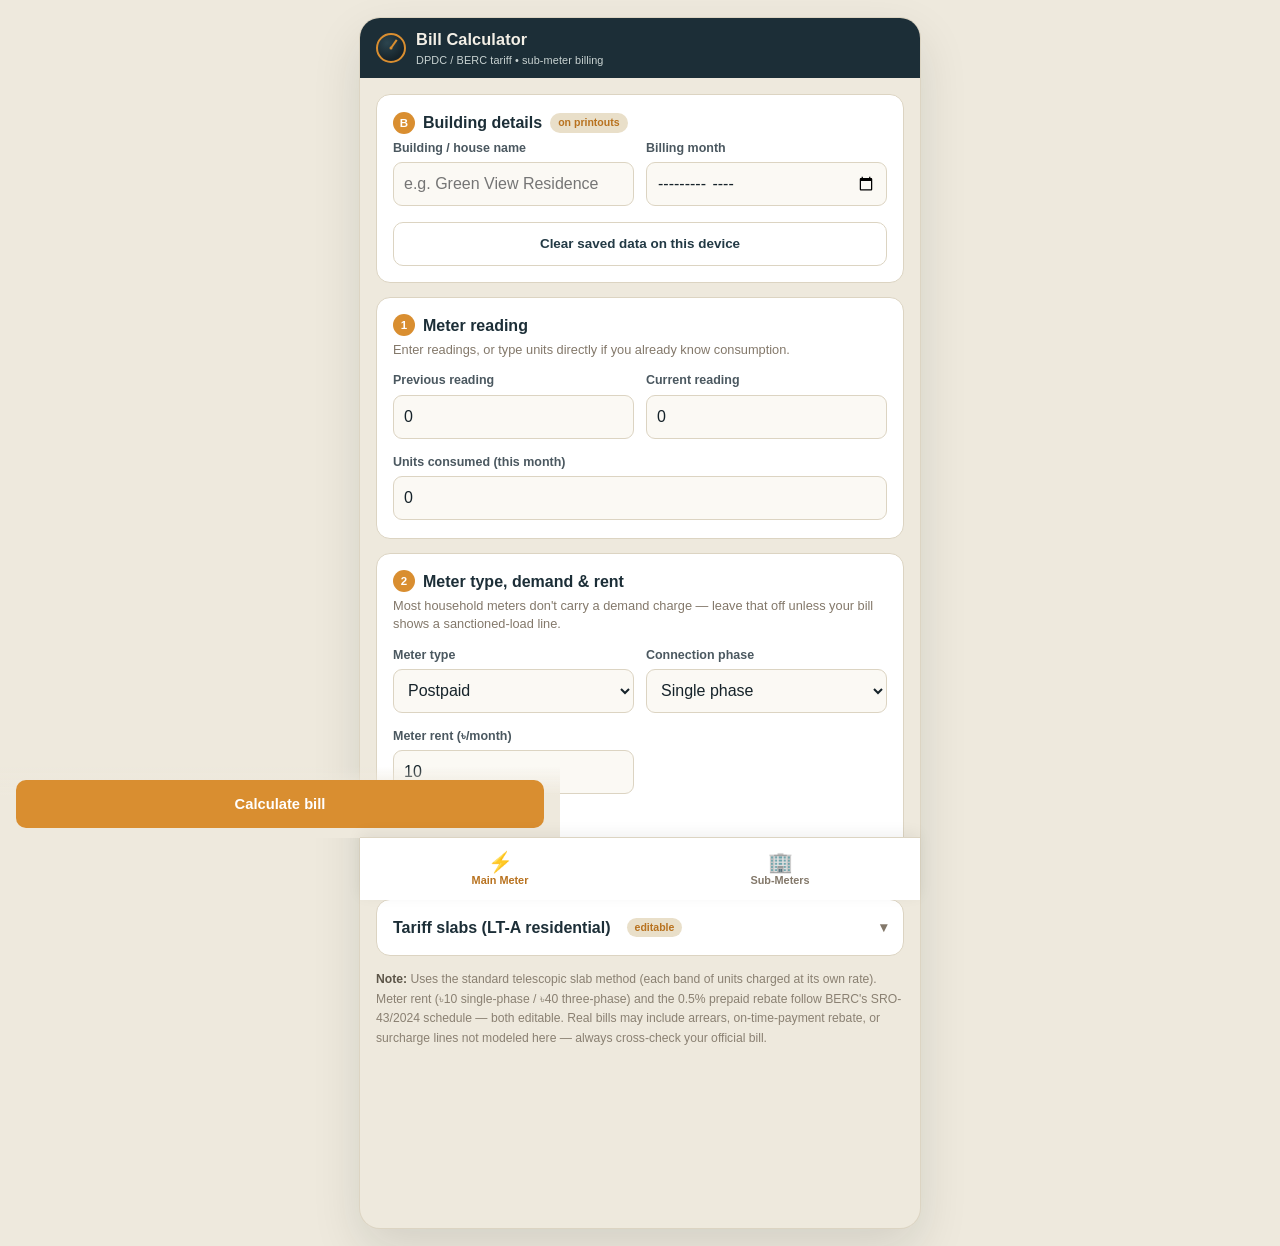
<file: original-v2.html>
<!DOCTYPE html>
<html lang="en">
<head>
<meta charset="UTF-8">
<meta name="viewport" content="width=device-width, initial-scale=1.0, viewport-fit=cover">
<title>Building Electricity Bill Calculator — DPDC Tariff</title>

<!-- Security: this app never loads external scripts/styles/fonts, so a strict
     same-origin CSP costs nothing and blocks injected-script execution even if
     a future edit reintroduces an unescaped innerHTML sink. -->
<meta http-equiv="Content-Security-Policy" content="default-src 'self'; script-src 'self' 'unsafe-inline'; style-src 'self' 'unsafe-inline'; img-src 'self' data:; connect-src 'self'; object-src 'none'; base-uri 'self'; form-action 'none'; frame-ancestors 'none';">
<meta name="referrer" content="no-referrer">

<link rel="manifest" href="manifest.json">
<meta name="theme-color" content="#1c2e37">
<meta name="description" content="Calculate your DPDC/BERC electricity bill and manage fixed-rate sub-meter billing for up to 30 flats, offline-capable.">

<!-- Home-screen support -->
<meta name="mobile-web-app-capable" content="yes">
<meta name="apple-mobile-web-app-capable" content="yes">
<meta name="apple-mobile-web-app-status-bar-style" content="black-translucent">
<meta name="apple-mobile-web-app-title" content="Bill Calculator">
<link rel="apple-touch-icon" href="icons/icon-192.png">
<link rel="icon" type="image/png" sizes="192x192" href="icons/icon-192.png">
<link rel="icon" type="image/png" sizes="512x512" href="icons/icon-512.png">

<style>
  :root{
    --ink:#16232a;
    --navy:#1c2e37;
    --navy-2:#233a45;
    --paper:#eee9dd;
    --paper-2:#ffffff;
    --amber:#d98e30;
    --amber-2:#b8721f;
    --green:#3f7a5c;
    --red:#b34a3d;
    --line:#dcd4c2;
    --mono: 'SF Mono', 'Courier New', monospace;
    --nav-h: 62px;
    --topbar-h: 54px;
  }
  *{box-sizing:border-box;-webkit-tap-highlight-color:transparent;}
  html,body{margin:0;padding:0;}
  body{
    background:var(--paper);
    color:var(--ink);
    font-family:-apple-system,BlinkMacSystemFont,"Segoe UI",Helvetica,Arial,sans-serif;
    line-height:1.45;
    font-size:16px;
    -webkit-text-size-adjust:100%;
  }
  button, input, select{ font-family:inherit; }
  input, select{ font-size:16px; } /* prevents iOS auto-zoom on focus */

  .app-shell{max-width:560px;margin:0 auto;min-height:100vh;background:var(--paper);position:relative;}

  /* ---------- top bar ---------- */
  .topbar{
    position:sticky;top:0;z-index:30;
    display:flex;align-items:center;gap:10px;
    background:var(--navy);color:#f3efe6;
    padding:calc(10px + env(safe-area-inset-top)) 16px 10px;
    min-height:var(--topbar-h);
  }
  .dial-sm{
    flex:0 0 auto;width:30px;height:30px;border-radius:50%;
    border:2px solid var(--amber);position:relative;
    background:radial-gradient(circle at 35% 30%, #2c454f, #16232a 70%);
  }
  .dial-sm::before{
    content:"";position:absolute;left:50%;top:50%;width:2px;height:10px;
    background:var(--amber);transform-origin:bottom center;
    transform:translate(-50%,-100%) rotate(35deg);
  }
  .dial-sm::after{
    content:"";position:absolute;left:50%;top:50%;width:3px;height:3px;
    background:var(--amber);border-radius:50%;transform:translate(-50%,-50%);
  }
  .topbar-title{font-size:1.02rem;font-weight:700;letter-spacing:.1px;flex:1;}
  .topbar-title small{display:block;font-size:.68rem;font-weight:400;color:#c9d3d2;margin-top:1px;}
  #installBtn{
    display:none;align-items:center;gap:5px;
    background:var(--amber);color:#fff;border:none;border-radius:8px;
    padding:8px 11px;font-size:.76rem;font-weight:700;cursor:pointer;white-space:nowrap;
  }
  #installBtn:active{background:var(--amber-2);}

  .offline-banner{
    display:none;background:#b34a3d;color:#fff;text-align:center;font-size:.76rem;
    font-weight:600;padding:7px 12px;
  }
  .offline-banner.show{display:block;}

  .content{
    padding:16px 16px calc(var(--nav-h) + 100px + env(safe-area-inset-bottom));
  }

  .panel{display:none;}
  .panel.active{display:block;}

  /* ---------- cards ---------- */
  .card{
    background:var(--paper-2);
    border:1px solid var(--line);
    border-radius:14px;
    padding:16px 16px;
    margin-bottom:14px;
  }
  .card h2{
    margin:0 0 4px;font-size:1rem;color:var(--navy);
    display:flex;align-items:center;gap:8px;
  }
  .card h2 .num{
    display:inline-flex;align-items:center;justify-content:center;
    width:22px;height:22px;border-radius:50%;flex:0 0 auto;
    background:var(--amber);color:#fff;font-size:.72rem;font-weight:700;
  }
  .card .hint{font-size:.8rem;color:#83786a;margin:0 0 12px;}

  details.card{padding:0;}
  details.card summary{
    list-style:none;cursor:pointer;padding:16px;display:flex;align-items:center;gap:8px;
    font-size:1rem;color:var(--navy);font-weight:700;
  }
  details.card summary::-webkit-details-marker{display:none;}
  details.card summary::after{
    content:"▾";margin-left:auto;color:#83786a;transition:transform .15s ease;font-size:.9rem;
  }
  details.card[open] summary::after{transform:rotate(180deg);}
  details.card .details-body{padding:0 16px 16px;}

  .grid{display:grid;grid-template-columns:1fr 1fr;gap:12px;}
  .grid.single{grid-template-columns:1fr;}
  label{font-size:.78rem;font-weight:600;color:#4b5860;display:block;margin-bottom:5px;}
  input[type=number], input[type=text], input[type=date], input[type=month], select{
    width:100%;min-height:44px;padding:9px 10px;border:1px solid var(--line);border-radius:9px;
    background:#fbf9f4;color:var(--ink);
  }
  input:focus, select:focus{outline:2px solid var(--amber);outline-offset:1px;}
  .field{margin-bottom:2px;}
  .checkline{display:flex;align-items:center;gap:10px;font-size:.85rem;color:#4b5860;margin-top:12px;min-height:24px;}
  .checkline input{width:18px;height:18px;flex:0 0 auto;}

  .btnrow{display:flex;gap:10px;flex-wrap:wrap;margin-top:14px;}
  button.primary{
    background:var(--amber);color:#fff;border:none;border-radius:10px;
    min-height:48px;padding:0 20px;font-size:.92rem;font-weight:700;cursor:pointer;flex:1 1 auto;
  }
  button.primary:active{background:var(--amber-2);}
  button.ghost{
    background:transparent;color:var(--navy-2);border:1px solid var(--line);
    border-radius:10px;min-height:44px;padding:0 14px;font-size:.84rem;font-weight:600;cursor:pointer;flex:1 1 auto;
  }
  button.ghost:active{border-color:var(--navy-2);background:#f3efe6;}

  /* ---------- results ---------- */
  .result{background:var(--navy);color:#f3efe6;border-radius:14px;padding:18px 16px;margin-top:2px;}
  .result h3{margin:0 0 12px;font-size:.8rem;text-transform:uppercase;letter-spacing:.05em;color:#c9d3d2;font-weight:700;}
  .breakdown-row{display:flex;justify-content:space-between;gap:10px;padding:7px 0;border-bottom:1px dashed rgba(255,255,255,0.15);font-size:.87rem;}
  .breakdown-row.total{border-bottom:none;margin-top:6px;padding-top:12px;border-top:1px solid rgba(255,255,255,0.3);font-size:1.2rem;font-weight:700;color:var(--amber);}
  .breakdown-row .label{color:#dfe6e2;}
  .breakdown-row .val{font-family:var(--mono);white-space:nowrap;}

  .stat-grid{display:grid;grid-template-columns:1fr;gap:10px;}
  .stat-box{background:rgba(255,255,255,0.06);border:1px solid rgba(255,255,255,0.14);border-radius:12px;padding:13px 15px;}
  .stat-box .stat-lbl{font-size:.7rem;text-transform:uppercase;letter-spacing:.04em;color:#9fb0ac;font-weight:700;margin-bottom:5px;}
  .stat-box .stat-val{font-family:var(--mono);font-size:1.35rem;font-weight:700;color:#f3efe6;}
  .stat-box.accent .stat-val{color:var(--amber);}
  .stat-box .stat-sub{font-size:.72rem;color:#9fb0ac;margin-top:4px;}

  /* ---------- slab table ---------- */
  table.slabtable{width:100%;border-collapse:collapse;font-size:.83rem;}
  .slabtable th,.slabtable td{padding:7px 4px;text-align:right;border-bottom:1px solid var(--line);}
  .slabtable td:first-child, .slabtable th:first-child{text-align:left;}
  .slabtable th{color:#7a7264;font-weight:600;font-size:.68rem;text-transform:uppercase;}
  .slabtable td:first-child{font-size:.76rem;color:#4b5860;}
  .slabtable input{min-height:38px;padding:5px 6px;font-size:.83rem;text-align:right;}

  .pill{display:inline-block;font-size:.66rem;font-weight:700;padding:2px 8px;border-radius:20px;background:#e9dfc9;color:var(--amber-2);}

  /* ---------- sub-meter cards ---------- */
  .meter-toolbar{display:flex;align-items:center;justify-content:space-between;gap:10px;margin-bottom:10px;}
  .meter-toolbar .totalline{font-size:.78rem;color:#4b5860;font-weight:600;}
  .meter-toolbar .totalline b{color:var(--navy);font-family:var(--mono);}

  .sub-card{
    background:#fbf9f4;border:1px solid var(--line);border-radius:12px;
    padding:12px 13px;margin-bottom:10px;
  }
  .sub-card .sub-card-top{display:flex;align-items:center;gap:8px;margin-bottom:9px;}
  .sub-card .sub-name{flex:1;font-weight:700;font-size:.92rem;border:none;background:transparent;padding:4px 2px;min-height:32px;}
  .sub-card .sub-name:focus{outline:none;border-bottom:1.5px solid var(--amber);}
  .sub-card .sub-amount-badge{font-family:var(--mono);font-weight:700;color:var(--navy);font-size:.92rem;white-space:nowrap;}
  .sub-card .sub-readings{display:grid;grid-template-columns:1fr 1fr;gap:8px;}
  .sub-card .sub-readings .fld label{font-size:.68rem;margin-bottom:3px;}
  .sub-card .sub-readings input{min-height:38px;font-size:.88rem;padding:6px 8px;}
  .sub-card .sub-units-line{margin-top:7px;font-size:.74rem;color:#83786a;}

  .subtotal-bar{
    display:flex;justify-content:space-between;align-items:center;
    background:var(--navy);color:#f3efe6;border-radius:12px;padding:13px 16px;margin-top:2px;margin-bottom:14px;
  }
  .subtotal-bar .st-lbl{font-size:.72rem;color:#c9d3d2;text-transform:uppercase;letter-spacing:.04em;}
  .subtotal-bar .st-val{font-family:var(--mono);font-size:1.15rem;font-weight:700;color:var(--amber);}

  .compare-grid{display:grid;grid-template-columns:1fr 1fr;gap:10px;margin-top:12px;}
  .compare-box{background:#fbf9f4;border:1px solid var(--line);border-radius:10px;padding:12px 13px;}
  .compare-box .amt{font-family:var(--mono);font-size:1.1rem;font-weight:700;color:var(--navy);}
  .compare-box .lbl{font-size:.68rem;color:#83786a;font-weight:600;text-transform:uppercase;}
  .diff-pos{color:var(--green);}
  .diff-neg{color:var(--red);}

  .footer-note{font-size:.76rem;color:#8a8072;margin-top:6px;line-height:1.6;padding-bottom:6px;}
  .footer-note strong{color:#5c5548;}

  /* ---------- sticky action bar ---------- */
  .sticky-action{
    position:fixed;left:0;right:0;
    bottom:calc(var(--nav-h) + env(safe-area-inset-bottom));
    z-index:25;display:none;
    background:linear-gradient(to top, var(--paper) 60%, rgba(238,233,221,0));
    padding:14px 16px 10px;
  }
  .sticky-action.show{display:flex;}
  .sticky-action .inner{max-width:560px;margin:0 auto;width:100%;display:flex;gap:10px;}

  /* ---------- bottom nav ---------- */
  .bottomnav{
    position:fixed;left:0;right:0;bottom:0;z-index:30;
    max-width:560px;margin:0 auto;
    display:flex;background:var(--paper-2);border-top:1px solid var(--line);
    padding-bottom:env(safe-area-inset-bottom);
    box-shadow:0 -4px 14px rgba(0,0,0,.06);
  }
  .bottomnav-btn{
    flex:1;display:flex;flex-direction:column;align-items:center;justify-content:center;gap:2px;
    background:none;border:none;padding:9px 4px;height:var(--nav-h);cursor:pointer;color:#83786a;
  }
  .bottomnav-btn .bn-icon{font-size:1.25rem;line-height:1;}
  .bottomnav-btn .bn-label{font-size:.68rem;font-weight:600;}
  .bottomnav-btn.active{color:var(--amber-2);}
  .bottomnav-btn:active{background:#f3efe6;}

  #printArea{display:none;}

  @media print{
    body{background:#fff;}
    .app-shell{
      box-shadow:none !important;border-radius:0 !important;margin:0 !important;
      max-width:none !important;overflow:visible !important;min-height:auto !important;
    }
    .app-shell > *:not(#printArea){display:none !important;}
    #printArea{display:block !important;position:static !important;width:100%;padding:10px;}
    .no-print{display:none !important;}
  }
  .print-header{margin-bottom:16px;border-bottom:2px solid #000;padding-bottom:10px;}
  .print-header h1{margin:0 0 4px;font-size:1.3rem;}
  .print-header div{font-size:.85rem;color:#333;}
  .print-table{width:100%;border-collapse:collapse;margin-bottom:16px;}
  .print-table th,.print-table td{border:1px solid #999;padding:6px 8px;font-size:.83rem;text-align:right;}
  .print-table th:first-child,.print-table td:first-child{text-align:left;}
  .print-summary{width:100%;max-width:420px;border-collapse:collapse;margin-bottom:14px;}
  .print-summary td{padding:5px 8px;font-size:.9rem;}
  .print-summary td:last-child{text-align:right;font-family:var(--mono);}
  .print-summary tr.grand td{font-weight:700;font-size:1.05rem;border-top:2px solid #000;padding-top:8px;}
  .slips-grid{display:grid;grid-template-columns:1fr 1fr;gap:14px;}
  .tenant-slip{border:1px solid #999;border-radius:6px;padding:12px 14px;page-break-inside:avoid;}
  .slip-header{display:flex;justify-content:space-between;border-bottom:1px solid #333;padding-bottom:6px;margin-bottom:8px;font-size:.9rem;}
  .slip-row{display:flex;justify-content:space-between;font-size:.82rem;padding:3px 0;}
  .slip-row.grand{font-weight:700;border-top:1px solid #333;margin-top:6px;padding-top:6px;}
  .slip-row.due{color:#900;font-weight:700;}

  @media (min-width:560px){
    .app-shell{box-shadow:0 0 0 1px var(--line), 0 20px 50px rgba(20,30,35,.12);margin-top:18px;margin-bottom:18px;border-radius:20px;overflow:hidden;min-height:auto;}
    .bottomnav, .sticky-action{max-width:560px;}
  }
</style>
</head>
<body>
<div class="app-shell">

  <header class="topbar">
    <div class="dial-sm"></div>
    <div class="topbar-title">Bill Calculator
      <small>DPDC / BERC tariff • sub-meter billing</small>
    </div>
    <button id="installBtn" class="no-print" onclick="installApp()">⬇ Install</button>
  </header>

  <div class="offline-banner" id="offlineBanner">You're offline — data already on screen still works and saves locally.</div>

  <div class="content">

    <div class="card" id="buildingDetailsCard">
      <h2><span class="num">B</span>Building details<span class="pill">on printouts</span></h2>
      <div class="grid">
        <div class="field">
          <label for="buildingName">Building / house name</label>
          <input type="text" id="buildingName" maxlength="60" placeholder="e.g. Green View Residence">
        </div>
        <div class="field">
          <label for="billingMonth">Billing month</label>
          <input type="month" id="billingMonth">
        </div>
      </div>
      <div class="btnrow no-print">
        <button class="ghost" onclick="clearSavedData()">Clear saved data on this device</button>
      </div>
    </div>

    <!-- ===================== PANEL: MAIN METER ===================== -->
    <div class="panel active" id="panel-main">

      <div class="card">
        <h2><span class="num">1</span>Meter reading</h2>
        <p class="hint">Enter readings, or type units directly if you already know consumption.</p>
        <div class="grid">
          <div class="field">
            <label for="prevReading">Previous reading</label>
            <input type="number" inputmode="decimal" id="prevReading" value="0" min="0" oninput="syncUnits()">
          </div>
          <div class="field">
            <label for="currReading">Current reading</label>
            <input type="number" inputmode="decimal" id="currReading" value="0" min="0" oninput="syncUnits()">
          </div>
        </div>
        <div class="grid single" style="margin-top:12px;">
          <div class="field">
            <label for="mainUnits">Units consumed (this month)</label>
            <input type="number" inputmode="decimal" id="mainUnits" value="0" min="0">
          </div>
        </div>
      </div>

      <div class="card">
        <h2><span class="num">2</span>Meter type, demand &amp; rent</h2>
        <p class="hint">Most household meters don't carry a demand charge — leave that off unless your bill shows a sanctioned-load line.</p>
        <div class="grid">
          <div class="field">
            <label for="meterType">Meter type</label>
            <select id="meterType" onchange="onMeterTypeChange()">
              <option value="postpaid">Postpaid</option>
              <option value="prepaid">Prepaid (smart)</option>
            </select>
          </div>
          <div class="field">
            <label for="meterPhase">Connection phase</label>
            <select id="meterPhase" onchange="onPhaseChange()">
              <option value="single">Single phase</option>
              <option value="three">Three phase</option>
            </select>
          </div>
        </div>
        <div class="grid" style="margin-top:12px;">
          <div class="field">
            <label for="meterRent">Meter rent (৳/month)</label>
            <input type="number" inputmode="decimal" id="meterRent" value="10" min="0" step="0.01">
          </div>
          <div class="field" id="rebateField" style="display:none;">
            <label for="prepaidRebateRate">Prepaid rebate (%)</label>
            <input type="number" inputmode="decimal" id="prepaidRebateRate" value="0.5" min="0" step="0.01">
          </div>
        </div>
        <div class="checkline">
          <input type="checkbox" id="applyDemand" onchange="toggleDemandFields()">
          <label for="applyDemand" style="margin:0;">Apply demand charge</label>
        </div>
        <div class="grid" id="demandFields" style="margin-top:10px;display:none;">
          <div class="field">
            <label for="loadKw">Sanctioned load (kW)</label>
            <input type="number" inputmode="decimal" id="loadKw" value="0" min="0" step="0.1">
          </div>
          <div class="field">
            <label for="demandRate">Demand rate (৳/kW)</label>
            <input type="number" inputmode="decimal" id="demandRate" value="42" min="0" step="0.01">
          </div>
        </div>
        <div class="checkline">
          <input type="checkbox" id="applyVat" checked>
          <label for="applyVat" style="margin:0;">Apply 5% VAT</label>
        </div>
      </div>

      <details class="card">
        <summary>Tariff slabs (LT-A residential) <span class="pill" style="margin-left:8px;">editable</span></summary>
        <div class="details-body">
          <p class="hint">
            Pre-filled with BERC-approved residential rates effective the June 2026 billing cycle.
            Government tariff orders change — check your latest DPDC bill and edit below if needed.
          </p>
          <table class="slabtable">
            <thead><tr><th>Slab</th><th>Up to</th><th>Rate</th></tr></thead>
            <tbody id="slabBody"></tbody>
          </table>
          <div class="checkline">
            <input type="checkbox" id="applyLifeline" checked>
            <label for="applyLifeline" style="margin:0;">Auto lifeline rate when total units ≤ 50</label>
          </div>
          <div class="btnrow">
            <button class="ghost" onclick="resetSlabs()">Reset to default rates</button>
          </div>
        </div>
      </details>

      <div class="result" id="mainResult" style="display:none;">
        <h3>Summary</h3>
        <div class="stat-grid" id="mainStatGrid"></div>
        <h3 style="margin-top:16px;">Bill breakdown</h3>
        <div id="mainBreakdownRows"></div>
        <div class="btnrow no-print">
          <button class="ghost" style="background:rgba(255,255,255,0.08);color:#f3efe6;border-color:rgba(255,255,255,0.3);" onclick="printMainBill()">🖨 Print bill summary</button>
        </div>
      </div>

      <p class="footer-note">
        <strong>Note:</strong> Uses the standard telescopic slab method (each band of units charged at its own rate).
        Meter rent (৳10 single-phase / ৳40 three-phase) and the 0.5% prepaid rebate follow BERC's SRO-43/2024 schedule — both editable.
        Real bills may include arrears, on-time-payment rebate, or surcharge lines not modeled here — always cross-check your official bill.
      </p>
    </div>

    <!-- ===================== PANEL: SUB-METERS ===================== -->
    <div class="panel" id="panel-sub">

      <div class="card">
        <h2><span class="num">1</span>Fixed rate &amp; sub-meters</h2>
        <p class="hint">Set the rate you charge tenants, how many sub-meters, and the collection due date.</p>
        <div class="grid">
          <div class="field">
            <label for="fixedRate">Rate (৳/unit)</label>
            <input type="number" inputmode="decimal" id="fixedRate" value="12" min="0" step="0.01" oninput="recalcSubTable()">
          </div>
          <div class="field">
            <label for="meterCount">Number of meters</label>
            <input type="number" inputmode="numeric" id="meterCount" value="20" min="1" max="30" oninput="rebuildSubTable()">
          </div>
        </div>
        <div class="grid single" style="margin-top:12px;">
          <div class="field">
            <label for="tenantDueDate">Bill collection due date</label>
            <input type="date" id="tenantDueDate">
          </div>
        </div>
      </div>

      <div class="card">
        <h2><span class="num">2</span>Sub-meter readings</h2>
        <p class="hint">Tap a flat name to rename it. Units and amount fill in as you type.</p>

        <div class="meter-toolbar">
          <span class="totalline">Total units: <b id="subUnitsTotal">0</b></span>
        </div>

        <div id="subBody"></div>

        <div class="subtotal-bar">
          <span class="st-lbl">Total billed to tenants</span>
          <span class="st-val" id="subAmountTotal">৳0.00</span>
        </div>

        <div class="btnrow">
          <button class="ghost" onclick="printSubSheet()">🖨 Reading sheet</button>
          <button class="ghost" onclick="printTenantBills()">🖨 Tenant slips</button>
        </div>
      </div>

      <details class="card">
        <summary>Reconcile against main meter bill</summary>
        <div class="details-body">
          <p class="hint">Compares tenant billing (fixed rate) against the actual DPDC bill, so you can see the common-area / line-loss gap.</p>
          <div class="grid single">
            <div class="field">
              <label for="mainBillOverride">Main meter total bill (৳)</label>
              <input type="number" inputmode="decimal" id="mainBillOverride" value="0" min="0" step="0.01" oninput="recalcCompare()">
            </div>
          </div>
          <div class="btnrow">
            <button class="ghost" onclick="pullFromMainTab()">Pull total from Main Meter tab</button>
          </div>
          <div class="compare-grid">
            <div class="compare-box">
              <div class="lbl">Tenant total</div>
              <div class="amt" id="cmpSubTotal">৳0.00</div>
            </div>
            <div class="compare-box">
              <div class="lbl">Main meter bill</div>
              <div class="amt" id="cmpMainTotal">৳0.00</div>
            </div>
          </div>
          <div class="compare-box" style="margin-top:12px;">
            <div class="lbl">Difference to recover / surplus</div>
            <div class="amt" id="cmpDiff">৳0.00</div>
            <div class="hint" style="margin-top:6px;">
              Split evenly across <span id="cmpMeterCountLbl">20</span> meters: <strong id="cmpPerMeter">৳0.00</strong> each
            </div>
          </div>
        </div>
      </details>

      <p class="footer-note">
        <strong>Tip:</strong> Set the fixed rate slightly above your blended DPDC rate (total main bill ÷ total submetered units)
        so the surplus covers common-area lighting, lift, pump and line losses.
      </p>
    </div>

  </div><!-- /.content -->

  <div class="sticky-action no-print show" id="mainStickyAction">
    <div class="inner">
      <button class="primary" onclick="calcMain()">Calculate bill</button>
    </div>
  </div>

  <nav class="bottomnav no-print">
    <button class="bottomnav-btn active" data-tab="main" onclick="switchTab('main')">
      <span class="bn-icon">⚡</span><span class="bn-label">Main Meter</span>
    </button>
    <button class="bottomnav-btn" data-tab="sub" onclick="switchTab('sub')">
      <span class="bn-icon">🏢</span><span class="bn-label">Sub-Meters</span>
    </button>
  </nav>

  <div id="printArea"></div>

</div><!-- /.app-shell -->

<script>
/* ---------------- Security helper: escape any user-typed text before it
   is ever inserted via innerHTML (print views). Prevents stored/reflected
   XSS from a building name or tenant name containing HTML/script. ---------------- */
function escapeHtml(str){
  return String(str ?? '').replace(/[&<>"']/g, (c) => ({
    '&':'&amp;', '<':'&lt;', '>':'&gt;', '"':'&quot;', "'":'&#39;'
  }[c]));
}
function clampNum(v, min){
  const n = parseFloat(v);
  if(isNaN(n)) return 0;
  return min !== undefined ? Math.max(min, n) : n;
}

/* ---------------- Tariff defaults (BERC, effective June 2026 billing cycle) ---------------- */
const DEFAULT_SLABS = [
  {label:"Lifeline (≤50)", upto:50,  rate:5.32, isLifeline:true},
  {label:"Step 1 (0–75)",  upto:75,  rate:6.18},
  {label:"Step 2 (76–200)",upto:200, rate:8.50},
  {label:"Step 3 (201–300)",upto:300,rate:9.10},
  {label:"Step 4 (301–400)",upto:400,rate:9.62},
  {label:"Step 5 (401–600)",upto:600,rate:15.01},
  {label:"Step 6 (600+)",  upto:null,rate:17.35},
];

function fmt(n){
  return '৳' + (Math.round((n||0)*100)/100).toLocaleString('en-BD', {minimumFractionDigits:2, maximumFractionDigits:2});
}

/* ---------------- Tab / nav switching ---------------- */
function switchTab(name){
  document.querySelectorAll('.bottomnav-btn').forEach(b=>b.classList.toggle('active', b.dataset.tab===name));
  document.getElementById('panel-main').classList.toggle('active', name==='main');
  document.getElementById('panel-sub').classList.toggle('active', name==='sub');
  document.getElementById('mainStickyAction').classList.toggle('show', name==='main');
  window.scrollTo({top:0, behavior:'instant' in window ? 'instant' : 'auto'});
}

/* ---------------- Main meter: readings ---------------- */
function syncUnits(){
  const prev = clampNum(document.getElementById('prevReading').value, 0);
  const curr = clampNum(document.getElementById('currReading').value, 0);
  document.getElementById('mainUnits').value = Math.max(0, curr - prev);
}
function toggleDemandFields(){
  document.getElementById('demandFields').style.display = document.getElementById('applyDemand').checked ? 'grid' : 'none';
}
function onMeterTypeChange(){
  document.getElementById('rebateField').style.display = document.getElementById('meterType').value === 'prepaid' ? 'block' : 'none';
}
function onPhaseChange(){
  document.getElementById('meterRent').value = document.getElementById('meterPhase').value === 'three' ? 40 : 10;
}

/* ---------------- Slab table ---------------- */
function buildSlabRows(slabs){
  const body = document.getElementById('slabBody');
  body.innerHTML = '';
  slabs.forEach((s, i)=>{
    const tr = document.createElement('tr');
    tr.innerHTML = `
      <td>${escapeHtml(s.label)}</td>
      <td><input type="number" inputmode="decimal" data-idx="${i}" class="slab-upto" value="${s.upto===null?'':s.upto}" ${s.upto===null?'placeholder="∞"':''} min="0"></td>
      <td><input type="number" inputmode="decimal" data-idx="${i}" class="slab-rate" value="${s.rate}" min="0" step="0.01"></td>
    `;
    body.appendChild(tr);
  });
}
function resetSlabs(){ buildSlabRows(JSON.parse(JSON.stringify(DEFAULT_SLABS))); }
function readSlabsFromTable(){
  const uptoInputs = document.querySelectorAll('.slab-upto');
  const rateInputs = document.querySelectorAll('.slab-rate');
  return DEFAULT_SLABS.map((s,i)=>({
    label: s.label,
    isLifeline: !!s.isLifeline,
    upto: uptoInputs[i].value === '' ? null : clampNum(uptoInputs[i].value, 0),
    rate: clampNum(rateInputs[i].value, 0)
  }));
}

/* ---------------- Main bill calculation ---------------- */
function calcEnergyCharge(units, slabs){
  const lifeline = slabs.find(s=>s.isLifeline);
  const applyLifeline = document.getElementById('applyLifeline').checked;
  if(applyLifeline && lifeline && units <= lifeline.upto){
    return {charge: units*lifeline.rate, detail:[{label:lifeline.label, units:units, rate:lifeline.rate, amt:units*lifeline.rate}]};
  }
  const bands = slabs.filter(s=>!s.isLifeline);
  let remaining = units, prevUpto = 0, charge = 0;
  const detail = [];
  for(const band of bands){
    if(remaining<=0) break;
    const bandTop = band.upto===null ? Infinity : band.upto;
    const bandUnits = Math.min(remaining, bandTop-prevUpto);
    if(bandUnits>0){
      const amt = bandUnits*band.rate;
      charge += amt;
      detail.push({label:band.label, units:bandUnits, rate:band.rate, amt:amt});
    }
    remaining -= bandUnits;
    prevUpto = bandTop;
  }
  return {charge, detail};
}

function calcMain(){
  const units = clampNum(document.getElementById('mainUnits').value, 0);
  const slabs = readSlabsFromTable();
  const {charge: energyCharge, detail} = calcEnergyCharge(units, slabs);

  const applyDemand = document.getElementById('applyDemand').checked;
  const loadKw = clampNum(document.getElementById('loadKw').value, 0);
  const demandRate = clampNum(document.getElementById('demandRate').value, 0);
  const demandCharge = applyDemand ? loadKw*demandRate : 0;

  const meterRent = clampNum(document.getElementById('meterRent').value, 0);

  const isPrepaid = document.getElementById('meterType').value === 'prepaid';
  const rebateRate = clampNum(document.getElementById('prepaidRebateRate').value, 0);
  const prepaidRebate = isPrepaid ? energyCharge*(rebateRate/100) : 0;

  const applyVat = document.getElementById('applyVat').checked;
  const vat = applyVat ? (energyCharge + demandCharge)*0.05 : 0;

  const total = Math.max(0, energyCharge + demandCharge + vat + meterRent - prepaidRebate);

  const baseUnitPriceAvg = units>0 ? energyCharge/units : 0;
  const trueAvgCostPerUnit = units>0 ? total/units : 0;

  document.getElementById('mainStatGrid').innerHTML = `
    <div class="stat-box">
      <div class="stat-lbl">Units used this month</div>
      <div class="stat-val">${units}</div>
    </div>
    <div class="stat-box">
      <div class="stat-lbl">Base unit price average</div>
      <div class="stat-val">${fmt(baseUnitPriceAvg)}</div>
      <div class="stat-sub">Energy charge only, before VAT / demand / rent</div>
    </div>
    <div class="stat-box accent">
      <div class="stat-lbl">True average cost per unit</div>
      <div class="stat-val">${fmt(trueAvgCostPerUnit)}</div>
      <div class="stat-sub">Total bill ÷ units — includes slabs, VAT, demand, rent${isPrepaid?', prepaid rebate':''}</div>
    </div>
  `;

  let rows = `<div class="breakdown-row"><span class="label">Units consumed</span><span class="val">${units}</span></div>`;
  detail.forEach(d=>{
    rows += `<div class="breakdown-row"><span class="label">${escapeHtml(d.label)} — ${d.units} × ${fmt(d.rate)}</span><span class="val">${fmt(d.amt)}</span></div>`;
  });
  rows += `<div class="breakdown-row"><span class="label">Energy charge</span><span class="val">${fmt(energyCharge)}</span></div>`;
  if(applyDemand) rows += `<div class="breakdown-row"><span class="label">Demand charge (${loadKw} kW × ${fmt(demandRate)})</span><span class="val">${fmt(demandCharge)}</span></div>`;
  if(applyVat) rows += `<div class="breakdown-row"><span class="label">VAT (5%)</span><span class="val">${fmt(vat)}</span></div>`;
  if(meterRent>0) rows += `<div class="breakdown-row"><span class="label">Meter rent</span><span class="val">${fmt(meterRent)}</span></div>`;
  if(isPrepaid && prepaidRebate>0) rows += `<div class="breakdown-row"><span class="label">Prepaid rebate (${rebateRate}%)</span><span class="val">−${fmt(prepaidRebate)}</span></div>`;
  rows += `<div class="breakdown-row total"><span class="label">Total payable</span><span class="val">${fmt(total)}</span></div>`;

  document.getElementById('mainBreakdownRows').innerHTML = rows;
  document.getElementById('mainResult').style.display = 'block';
  window.__lastMainTotal = total;
  window.__lastMainBill = {units, energyCharge, detail, applyDemand, loadKw, demandRate, demandCharge, meterRent, isPrepaid, rebateRate, prepaidRebate, applyVat, vat, total, baseUnitPriceAvg, trueAvgCostPerUnit};
  const resultEl = document.getElementById('mainResult');
  if(typeof resultEl.scrollIntoView === 'function'){
    resultEl.scrollIntoView({behavior:'smooth', block:'start'});
  }
}

/* ---------------- Sub-meter cards ---------------- */
function rebuildSubTable(){
  let count = parseInt(document.getElementById('meterCount').value) || 1;
  count = Math.min(30, Math.max(1, count));
  document.getElementById('meterCount').value = count;
  document.getElementById('cmpMeterCountLbl').textContent = count;

  const body = document.getElementById('subBody');
  body.innerHTML = '';
  for(let i=1;i<=count;i++){
    const card = document.createElement('div');
    card.className = 'sub-card';
    card.innerHTML = `
      <div class="sub-card-top">
        <input type="text" class="sub-name" maxlength="40" value="Flat ${i}">
        <span class="sub-amount-badge sub-amount">৳0.00</span>
      </div>
      <div class="sub-readings">
        <div class="fld"><label>Previous</label><input type="number" inputmode="decimal" class="sub-prev" value="0" min="0" oninput="rowChanged(this)"></div>
        <div class="fld"><label>Current</label><input type="number" inputmode="decimal" class="sub-curr" value="0" min="0" oninput="rowChanged(this)"></div>
      </div>
      <div class="sub-units-line">Units: <span class="sub-units">0</span></div>
    `;
    body.appendChild(card);
  }
  recalcSubTable();
}
function rowChanged(el){
  const card = el.closest('.sub-card');
  const prev = clampNum(card.querySelector('.sub-prev').value, 0);
  const curr = clampNum(card.querySelector('.sub-curr').value, 0);
  const units = Math.max(0, curr-prev);
  const rate = clampNum(document.getElementById('fixedRate').value, 0);
  card.querySelector('.sub-units').textContent = units;
  card.querySelector('.sub-amount').textContent = fmt(units*rate);
  updateSubTotals();
}
function recalcSubTable(){
  document.querySelectorAll('#subBody .sub-card').forEach(card=>{
    const prev = clampNum(card.querySelector('.sub-prev').value, 0);
    const curr = clampNum(card.querySelector('.sub-curr').value, 0);
    const units = Math.max(0, curr-prev);
    const rate = clampNum(document.getElementById('fixedRate').value, 0);
    card.querySelector('.sub-units').textContent = units;
    card.querySelector('.sub-amount').textContent = fmt(units*rate);
  });
  updateSubTotals();
}
function updateSubTotals(){
  let totalUnits=0, totalAmount=0;
  document.querySelectorAll('#subBody .sub-card').forEach(card=>{
    totalUnits += parseFloat(card.querySelector('.sub-units').textContent) || 0;
    totalAmount += parseFloat((card.querySelector('.sub-amount').textContent||'').replace('৳','').replace(/,/g,'')) || 0;
  });
  document.getElementById('subUnitsTotal').textContent = totalUnits;
  document.getElementById('subAmountTotal').textContent = fmt(totalAmount);
  recalcCompare();
}

/* ---------------- Reconciliation ---------------- */
function pullFromMainTab(){
  if(window.__lastMainTotal===undefined) calcMain();
  document.getElementById('mainBillOverride').value = Math.round((window.__lastMainTotal||0)*100)/100;
  recalcCompare();
}
function recalcCompare(){
  const subTotal = parseFloat((document.getElementById('subAmountTotal').textContent||'').replace('৳','').replace(/,/g,'')) || 0;
  const mainTotal = clampNum(document.getElementById('mainBillOverride').value, 0);
  const diff = mainTotal - subTotal;
  const count = parseInt(document.getElementById('meterCount').value) || 1;

  document.getElementById('cmpSubTotal').textContent = fmt(subTotal);
  document.getElementById('cmpMainTotal').textContent = fmt(mainTotal);
  const diffEl = document.getElementById('cmpDiff');
  diffEl.textContent = fmt(diff);
  diffEl.className = 'amt ' + (diff>=0 ? 'diff-pos' : 'diff-neg');
  document.getElementById('cmpPerMeter').textContent = fmt(diff/count);
}

/* ---------------- Print helpers (all user text escaped before innerHTML) ---------------- */
function formatMonthLabel(ym){
  if(!ym) return '';
  const [y,m] = ym.split('-').map(Number);
  return new Date(y, m-1, 1).toLocaleDateString('en-US', {month:'long', year:'numeric'});
}
function formatDateLabel(ds){
  if(!ds) return '';
  return new Date(ds+'T00:00:00').toLocaleDateString('en-GB', {day:'numeric', month:'long', year:'numeric'});
}
function getBuildingName(){ return escapeHtml(document.getElementById('buildingName').value.trim()); }
function getBillingMonthLabel(){ return escapeHtml(formatMonthLabel(document.getElementById('billingMonth').value)); }

function printMainBill(){
  if(!window.__lastMainBill) calcMain();
  const b = window.__lastMainBill;
  const buildingName = getBuildingName();
  const monthLabel = getBillingMonthLabel();

  let detailRows = b.detail.map(d=>`<tr><td>${escapeHtml(d.label)}</td><td>${d.units}</td><td>${fmt(d.rate)}</td><td>${fmt(d.amt)}</td></tr>`).join('');
  let summaryRows = `<tr><td>Energy charge</td><td>${fmt(b.energyCharge)}</td></tr>`;
  if(b.applyDemand) summaryRows += `<tr><td>Demand charge (${b.loadKw} kW × ${fmt(b.demandRate)})</td><td>${fmt(b.demandCharge)}</td></tr>`;
  if(b.applyVat) summaryRows += `<tr><td>VAT (5%)</td><td>${fmt(b.vat)}</td></tr>`;
  if(b.meterRent>0) summaryRows += `<tr><td>Meter rent</td><td>${fmt(b.meterRent)}</td></tr>`;
  if(b.isPrepaid && b.prepaidRebate>0) summaryRows += `<tr><td>Prepaid rebate (${b.rebateRate}%)</td><td>−${fmt(b.prepaidRebate)}</td></tr>`;
  summaryRows += `<tr class="grand"><td>Total payable</td><td>${fmt(b.total)}</td></tr>`;

  document.getElementById('printArea').innerHTML = `
    <div class="print-header">
      <h1>${buildingName || 'Electricity Bill'}</h1>
      ${monthLabel ? `<div>Billing month: ${monthLabel}</div>` : ''}
      <div>Main meter bill — DPDC / BERC tariff</div>
      <div>Printed: ${new Date().toLocaleDateString('en-GB')}</div>
    </div>
    <table class="print-table"><thead><tr><th>Slab</th><th>Units</th><th>Rate</th><th>Amount</th></tr></thead><tbody>${detailRows}</tbody></table>
    <table class="print-summary">${summaryRows}</table>
    <table class="print-summary">
      <tr><td>Units used this month</td><td>${b.units}</td></tr>
      <tr><td>Base unit price average</td><td>${fmt(b.baseUnitPriceAvg)}</td></tr>
      <tr><td>True average cost per unit</td><td>${fmt(b.trueAvgCostPerUnit)}</td></tr>
    </table>
  `;
  window.print();
}

function printSubSheet(){
  recalcSubTable();
  const buildingName = getBuildingName();
  const monthLabel = getBillingMonthLabel();
  const dueDate = formatDateLabel(document.getElementById('tenantDueDate').value);
  const rate = clampNum(document.getElementById('fixedRate').value, 0);

  let rows = '';
  document.querySelectorAll('#subBody .sub-card').forEach(card=>{
    rows += `<tr><td>${escapeHtml(card.querySelector('.sub-name').value)}</td><td>${escapeHtml(card.querySelector('.sub-prev').value)}</td><td>${escapeHtml(card.querySelector('.sub-curr').value)}</td><td>${card.querySelector('.sub-units').textContent}</td><td>${card.querySelector('.sub-amount').textContent}</td></tr>`;
  });
  const totalUnits = document.getElementById('subUnitsTotal').textContent;
  const totalAmount = document.getElementById('subAmountTotal').textContent;

  document.getElementById('printArea').innerHTML = `
    <div class="print-header">
      <h1>${buildingName || 'Sub-Meter Reading Sheet'}</h1>
      ${monthLabel ? `<div>Billing month: ${monthLabel}</div>` : ''}
      <div>Fixed rate: ${fmt(rate)} per unit</div>
      ${dueDate ? `<div>Bill collection due date: ${dueDate}</div>` : ''}
      <div>Printed: ${new Date().toLocaleDateString('en-GB')}</div>
    </div>
    <table class="print-table">
      <thead><tr><th>Flat / Unit</th><th>Previous</th><th>Current</th><th>Units</th><th>Amount</th></tr></thead>
      <tbody>${rows}</tbody>
      <tfoot><tr class="grand"><td>Total</td><td></td><td></td><td>${totalUnits}</td><td>${totalAmount}</td></tr></tfoot>
    </table>
  `;
  window.print();
}

function printTenantBills(){
  recalcSubTable();
  const buildingName = getBuildingName();
  const monthLabel = getBillingMonthLabel();
  const dueDate = formatDateLabel(document.getElementById('tenantDueDate').value);
  const rate = clampNum(document.getElementById('fixedRate').value, 0);

  let slips = '';
  document.querySelectorAll('#subBody .sub-card').forEach(card=>{
    const name = escapeHtml(card.querySelector('.sub-name').value);
    const prev = escapeHtml(card.querySelector('.sub-prev').value);
    const curr = escapeHtml(card.querySelector('.sub-curr').value);
    const units = card.querySelector('.sub-units').textContent;
    const amount = card.querySelector('.sub-amount').textContent;
    slips += `
      <div class="tenant-slip">
        <div class="slip-header"><strong>${buildingName || 'Electricity Bill'}</strong><span>${monthLabel}</span></div>
        <div class="slip-row"><span>Tenant / Flat</span><span>${name}</span></div>
        <div class="slip-row"><span>Previous reading</span><span>${prev}</span></div>
        <div class="slip-row"><span>Current reading</span><span>${curr}</span></div>
        <div class="slip-row"><span>Units consumed</span><span>${units}</span></div>
        <div class="slip-row"><span>Rate per unit</span><span>${fmt(rate)}</span></div>
        <div class="slip-row grand"><span>Amount payable</span><span>${amount}</span></div>
        ${dueDate ? `<div class="slip-row due"><span>Please pay by</span><span>${dueDate}</span></div>` : ''}
      </div>
    `;
  });
  document.getElementById('printArea').innerHTML = `<div class="slips-grid">${slips}</div>`;
  window.print();
}

/* ---------------- Local persistence ---------------- */
const STORAGE_KEY = 'dpdc-bill-app-state-v2';

function collectState(){
  const subMeters = [];
  document.querySelectorAll('#subBody .sub-card').forEach(card=>{
    subMeters.push({
      name: card.querySelector('.sub-name').value,
      prev: card.querySelector('.sub-prev').value,
      curr: card.querySelector('.sub-curr').value
    });
  });
  const slabs = [];
  document.querySelectorAll('.slab-upto').forEach((el,i)=>{
    slabs.push({upto: el.value, rate: document.querySelectorAll('.slab-rate')[i].value});
  });
  return {
    buildingName: document.getElementById('buildingName').value,
    billingMonth: document.getElementById('billingMonth').value,
    prevReading: document.getElementById('prevReading').value,
    currReading: document.getElementById('currReading').value,
    mainUnits: document.getElementById('mainUnits').value,
    meterType: document.getElementById('meterType').value,
    meterPhase: document.getElementById('meterPhase').value,
    meterRent: document.getElementById('meterRent').value,
    loadKw: document.getElementById('loadKw').value,
    demandRate: document.getElementById('demandRate').value,
    prepaidRebateRate: document.getElementById('prepaidRebateRate').value,
    applyDemand: document.getElementById('applyDemand').checked,
    applyVat: document.getElementById('applyVat').checked,
    applyLifeline: document.getElementById('applyLifeline').checked,
    slabs,
    fixedRate: document.getElementById('fixedRate').value,
    meterCount: document.getElementById('meterCount').value,
    tenantDueDate: document.getElementById('tenantDueDate').value,
    mainBillOverride: document.getElementById('mainBillOverride').value,
    subMeters
  };
}
function saveState(){
  try{ localStorage.setItem(STORAGE_KEY, JSON.stringify(collectState())); }catch(e){}
}
function loadState(){
  let s;
  try{
    const raw = localStorage.getItem(STORAGE_KEY);
    if(!raw) return false;
    s = JSON.parse(raw);
  }catch(e){ return false; }
  if(!s || typeof s !== 'object') return false;

  document.getElementById('buildingName').value = s.buildingName || '';
  document.getElementById('billingMonth').value = s.billingMonth || '';
  document.getElementById('prevReading').value = s.prevReading ?? 0;
  document.getElementById('currReading').value = s.currReading ?? 0;
  document.getElementById('mainUnits').value = s.mainUnits ?? 0;
  document.getElementById('meterType').value = s.meterType || 'postpaid';
  document.getElementById('meterPhase').value = s.meterPhase || 'single';
  document.getElementById('meterRent').value = s.meterRent ?? 10;
  document.getElementById('loadKw').value = s.loadKw ?? 0;
  document.getElementById('demandRate').value = s.demandRate ?? 42;
  document.getElementById('prepaidRebateRate').value = s.prepaidRebateRate ?? 0.5;
  document.getElementById('applyDemand').checked = !!s.applyDemand;
  document.getElementById('applyVat').checked = s.applyVat !== false;
  document.getElementById('applyLifeline').checked = s.applyLifeline !== false;
  onMeterTypeChange();
  toggleDemandFields();

  if(s.slabs && Array.isArray(s.slabs) && s.slabs.length === DEFAULT_SLABS.length){
    buildSlabRows(DEFAULT_SLABS.map((d,i)=>({...d, upto: s.slabs[i].upto===''?null:clampNum(s.slabs[i].upto,0), rate: clampNum(s.slabs[i].rate,0)})));
  } else {
    resetSlabs();
  }

  document.getElementById('fixedRate').value = s.fixedRate ?? 12;
  document.getElementById('meterCount').value = s.meterCount ?? 20;
  document.getElementById('tenantDueDate').value = s.tenantDueDate || '';
  document.getElementById('mainBillOverride').value = s.mainBillOverride ?? 0;

  rebuildSubTable();
  if(s.subMeters && Array.isArray(s.subMeters) && s.subMeters.length){
    const cards = document.querySelectorAll('#subBody .sub-card');
    s.subMeters.forEach((m,i)=>{
      if(cards[i]){
        cards[i].querySelector('.sub-name').value = (m.name ?? cards[i].querySelector('.sub-name').value);
        cards[i].querySelector('.sub-prev').value = m.prev ?? 0;
        cards[i].querySelector('.sub-curr').value = m.curr ?? 0;
      }
    });
    recalcSubTable();
  }
  return true;
}
function clearSavedData(){
  if(confirm('Clear all saved building, meter and tenant data from this device? This cannot be undone.')){
    try{ localStorage.removeItem(STORAGE_KEY); }catch(e){}
    location.reload();
  }
}
let __saveTimer;
document.addEventListener('input', ()=>{ clearTimeout(__saveTimer); __saveTimer=setTimeout(saveState, 400); });
document.addEventListener('change', ()=>{ clearTimeout(__saveTimer); __saveTimer=setTimeout(saveState, 400); });

/* ---------------- PWA: install prompt ---------------- */
let deferredPrompt;
window.addEventListener('beforeinstallprompt', (e)=>{
  e.preventDefault();
  deferredPrompt = e;
  document.getElementById('installBtn').style.display = 'inline-flex';
});
function installApp(){
  if(!deferredPrompt) return;
  deferredPrompt.prompt();
  deferredPrompt.userChoice.finally(()=>{
    deferredPrompt = null;
    document.getElementById('installBtn').style.display = 'none';
  });
}
window.addEventListener('appinstalled', ()=>{ document.getElementById('installBtn').style.display = 'none'; });

/* ---------------- PWA: offline banner ---------------- */
function updateOnlineStatus(){ document.getElementById('offlineBanner').classList.toggle('show', !navigator.onLine); }
window.addEventListener('online', updateOnlineStatus);
window.addEventListener('offline', updateOnlineStatus);

/* ---------------- PWA: service worker ---------------- */
if('serviceWorker' in navigator){
  window.addEventListener('load', ()=>{ navigator.serviceWorker.register('sw.js').catch(()=>{}); });
}

/* ---------------- init ---------------- */
updateOnlineStatus();
if(!loadState()){
  resetSlabs();
  rebuildSubTable();
  toggleDemandFields();
}
</script>
</body>
</html>
</file>
<file: styles.css>
:root{
--slate-50:#f2f4f7;--slate-100:#e9edf2;--slate-200:#dbe1e7;--slate-500:#7c8794;--slate-650:#536170;--slate-900:#18212b;--white:#fff;--blue-700:#1d5fbf;--green-800:#25603c;--red-800:#a32430;--amber-800:#82500d;
--color-ground:var(--slate-50);--color-surface:var(--white);--color-subtle:var(--slate-100);--color-rule:var(--slate-200);--color-control:var(--slate-500);--color-text:var(--slate-900);--color-muted:var(--slate-650);--color-primary:var(--slate-900);--color-on-primary:var(--white);--color-focus:var(--blue-700);--color-positive:var(--green-800);--color-negative:var(--red-800);--color-warning:var(--amber-800);
--space-1:4px;--space-2:8px;--space-3:12px;--space-4:16px;--space-6:24px;--space-8:32px;--space-12:48px;
font-family:'Geist','Segoe UI','Nirmala UI',sans-serif;color:var(--color-text);background:var(--color-ground);font-size:15px;line-height:1.5;font-variant-numeric:tabular-nums}
*{box-sizing:border-box}body{margin:0}button,input,select,textarea{font:inherit;color:inherit}button,a,input,select,summary{touch-action:manipulation}button,a{-webkit-tap-highlight-color:transparent}button{cursor:pointer}button:disabled{cursor:not-allowed;opacity:.5}button,.button{min-height:44px;border:1px solid var(--color-control);border-radius:6px;background:var(--color-surface);padding:9px 14px;font-weight:500;display:inline-flex;align-items:center;justify-content:center;gap:8px;text-decoration:none;line-height:1.4}button.primary{background:var(--color-primary);color:var(--color-on-primary);border-color:var(--color-primary)}button.quiet{border-color:transparent;background:transparent}button.danger{color:var(--color-negative)}button.small{padding:7px 10px;font-size:13px}a{color:var(--color-focus);text-underline-offset:3px}h1,h2,h3,p{margin:0}h1{font-size:28px;line-height:1.2;letter-spacing:-.02em;font-weight:600}h2{font-size:18px;line-height:1.3;font-weight:600}h3{font-size:16px;font-weight:600}p{max-width:70ch}small,.small-text{font-size:13px}input,select,textarea{width:100%;min-height:44px;padding:9px 11px;background:var(--color-surface);border:1px solid var(--color-control);border-radius:6px;font-size:16px}input[type=checkbox]{width:19px;min-height:19px;accent-color:var(--color-primary);flex-shrink:0}input[type=number]{font-variant-numeric:tabular-nums}input::placeholder{color:var(--color-muted)}label{display:block;font-size:13px;font-weight:500}label>input,label>select,label>textarea{margin-block-start:6px}textarea{resize:vertical}fieldset{padding:0;border:0;margin:0}legend{margin-block-end:12px;font-weight:600}summary{cursor:pointer;min-height:44px;padding-block:10px;font-weight:500}details[open]>summary{margin-block-end:12px}:focus-visible{outline:2px solid var(--color-focus);outline-offset:3px}[hidden]{display:none!important}.skip{position:fixed;inset-block-start:-80px;inset-inline-start:16px;background:var(--color-surface);z-index:99;padding:12px}.skip:focus{inset-block-start:8px}.muted{color:var(--color-muted)}.positive{color:var(--color-positive)}.negative,.field-error{color:var(--color-negative)}.field-error{font-size:13px;margin-block-start:6px}.text-right{text-align:end}.app-header{background:var(--color-surface);border-block-end:1px solid var(--color-rule)}.header-inner{max-width:1248px;margin:auto;padding:20px 24px 12px;display:flex;align-items:center;justify-content:space-between;gap:16px}.brand{color:var(--color-text);text-decoration:none;display:flex;align-items:center;gap:10px;font-size:17px;font-weight:600}.brand small{display:block;color:var(--color-muted);font-weight:400;font-size:12px}.header-tools{display:flex;gap:12px;align-items:center}#saveStatus{font-size:12px;color:var(--color-muted)}#navigation{max-width:1248px;margin:auto;padding:0 24px;display:flex;gap:28px;flex-wrap:wrap}#navigation a{min-height:48px;display:flex;align-items:center;gap:8px;text-decoration:none;color:var(--color-muted);border-block-end:2px solid transparent;font-weight:500;font-size:14px}#navigation a[aria-current=page]{color:var(--color-text);border-color:var(--color-text)}.icon{width:18px;height:18px;flex-shrink:0;vertical-align:middle}main{max-width:1248px;margin:auto;padding:32px 24px 64px;min-height:75dvh;outline-offset:-2px}html{scroll-padding-block-start:24px}.page-title{display:flex;justify-content:space-between;align-items:flex-start;gap:24px;margin-block-end:28px}.page-title p{color:var(--color-muted);margin-block-start:8px;font-size:14px}.toolbar{display:flex;gap:12px;align-items:end;flex-wrap:wrap}.toolbar label{min-width:150px}.stats{display:grid;grid-template-columns:repeat(4,minmax(0,1fr));gap:24px;padding-block:0 28px}.stat-label{color:var(--color-muted);font-size:13px}.stat-value{font-size:30px;letter-spacing:-.025em;font-weight:600;line-height:1.3;margin-block:5px}.stat-note{font-size:12px;color:var(--color-muted)}.collection-meter{height:4px;background:var(--color-subtle);border-radius:2px;margin-block-start:16px;overflow:hidden}.collection-meter progress{appearance:none;width:100%;height:4px;display:block;border:0}.collection-meter progress::-webkit-progress-bar{background:var(--color-subtle)}.collection-meter progress::-webkit-progress-value{background:var(--color-positive)}.collection-meter progress::-moz-progress-bar{background:var(--color-positive)}
/* 1200px = flexible ledger + 24px gap + 280px settlement; settlement stacks below at 1100px. */
.billing-grid{display:grid;grid-template-columns:minmax(0,1fr) 280px;gap:24px;align-items:start}.sheet{background:var(--color-surface);border:1px solid var(--color-rule);border-radius:12px;min-width:0}.sheet-head{padding:20px 24px;display:flex;align-items:center;justify-content:space-between;gap:12px;flex-wrap:wrap}.sheet-head p{font-size:13px;color:var(--color-muted);margin-block-start:4px}.sheet-body{padding:24px}.sheet-foot{padding:16px 24px;border-block-start:1px solid var(--color-rule);display:flex;align-items:center;justify-content:space-between;gap:16px;flex-wrap:wrap}.list-tools{padding:0 24px 16px;display:flex;gap:12px}.list-tools input{min-width:0}.list-tools select{width:auto;max-width:45%}.ledger-head,.tenant-row{display:grid;grid-template-columns:minmax(125px,1.6fr) minmax(80px,1fr) minmax(80px,1fr) minmax(60px,.7fr) minmax(90px,1fr) 90px;gap:12px;align-items:center;padding:12px 24px}.ledger-head{font-size:12px;color:var(--color-muted);border-block-end:1px solid var(--color-rule)}.tenant-row{border-block-end:1px solid var(--color-rule);min-height:102px}.tenant-row:last-child{border:0}.flat-button{display:block;text-align:start;padding:0;min-height:24px;border:0;border-radius:2px;background:none;font-size:14px;font-weight:600;overflow-wrap:anywhere;justify-content:start}.tenant-id{font-size:12px;color:var(--color-muted);margin-block-start:2px;display:block}.mobile-label{position:absolute;width:1px;height:1px;clip-path:inset(50%);overflow:hidden}.row-number{text-align:end;font-size:14px}.row-balance{font-weight:600;font-size:15px;text-align:end}.badge{font-size:12px;display:inline-block;color:var(--color-muted);margin-block-start:3px}.badge.paid{color:var(--color-positive)}.badge.unpaid{color:var(--color-negative)}.badge.partial{color:var(--color-warning)}.row-actions{display:flex;justify-content:end;gap:4px}.icon-button{padding:10px;min-width:44px;border-color:transparent;background:none}.row-error{grid-column:1/-1;font-size:13px;color:var(--color-negative)}.side-section{padding:24px}.side-section+.side-section{border-block-start:1px solid var(--color-rule)}.side-section h2{font-size:16px;margin-block-end:18px}.side-section p{font-size:13px;color:var(--color-muted);margin-block-start:12px}.kv{display:flex;justify-content:space-between;gap:16px;font-size:14px;margin-block:12px}.kv span:first-child{color:var(--color-muted)}.kv strong{font-weight:600;overflow-wrap:anywhere}.side-section button{width:100%;margin-block-start:12px}.stack{display:grid;gap:16px}.form-grid{display:grid;grid-template-columns:repeat(2,minmax(0,1fr));gap:16px}.form-grid.three{grid-template-columns:repeat(3,minmax(0,1fr))}.full{grid-column:1/-1}.check{display:flex;align-items:center;gap:10px;min-height:44px;font-size:14px;font-weight:400}.check input{margin:0}.section-gap{margin-block-start:24px}.main-grid{display:grid;grid-template-columns:minmax(0,1fr) minmax(300px,.75fr);gap:24px;align-items:start}.breakdown{width:100%;border-collapse:collapse;font-size:14px}.breakdown th{text-align:start;font-size:12px;font-weight:500;color:var(--color-muted);padding:12px 8px;border-block-end:1px solid var(--color-rule)}.breakdown td{padding:12px 8px;border-block-end:1px solid var(--color-rule)}.breakdown th:last-child,.breakdown td:last-child{text-align:end}.breakdown .grand td{font-size:19px;font-weight:600;border-block-end:0}.hint{font-size:13px;color:var(--color-muted);margin-block-start:8px}.callout{background:var(--color-subtle);padding:16px;border-radius:8px;font-size:13px;line-height:1.6}.notice{max-width:1200px;margin:16px auto 0;padding:14px 20px;background:var(--color-surface);border:1px solid var(--color-control);border-radius:8px;overflow-wrap:anywhere}.notice.error{color:var(--color-negative);border-color:var(--color-negative)}.empty{padding:48px 24px;text-align:center;color:var(--color-muted)}.settings-row{display:grid;grid-template-columns:260px minmax(0,1fr);gap:48px;padding-block:28px;border-block-end:1px solid var(--color-rule)}.settings-row:first-child{padding-block-start:0}.settings-row>div>p{font-size:14px;color:var(--color-muted);margin-block-start:8px}.history-row{display:grid;grid-template-columns:1.5fr 1fr 1fr 1fr auto;align-items:center;gap:24px;padding:20px 24px;border-block-start:1px solid var(--color-rule)}.history-row .stat-value{font-size:18px}.history-row h3{font-size:15px}.history-row small{color:var(--color-muted)}dialog{color:var(--color-text);background:var(--color-surface);border:0;border-radius:16px;padding:0;width:min(620px,calc(100% - 32px));max-height:calc(100dvh - 32px);overscroll-behavior:contain;box-shadow:0 24px 80px #18212b33}dialog::backdrop{background:#18212b88}dialog .dialog-head{display:flex;justify-content:space-between;gap:16px;align-items:start;padding:24px;border-block-end:1px solid var(--color-rule)}dialog .dialog-head h2{font-size:21px}dialog .dialog-body{padding:24px}.dialog-actions{display:flex;justify-content:end;gap:12px;flex-wrap:wrap;padding:20px 24px;border-block-start:1px solid var(--color-rule)}.payment-entry{display:flex;justify-content:space-between;align-items:center;gap:16px;padding-block:10px;border-block-end:1px solid var(--color-rule);font-size:13px}.payment-entry button{min-height:32px}#printStudio{width:min(1120px,calc(100% - 32px))}.print-layout{display:grid;grid-template-columns:240px minmax(0,1fr)}.print-options{padding:24px;border-inline-end:1px solid var(--color-rule)}.print-options p{font-size:13px;color:var(--color-muted);margin-block-end:16px}.print-options fieldset{min-width:0}.preview-surface{padding:24px;background:var(--color-ground);min-width:0}.invoice{background:var(--color-surface);padding:36px;color:var(--color-text);font-size:13px;overflow-wrap:anywhere}.invoice-top{display:flex;align-items:start;justify-content:space-between;gap:24px;padding-block-end:24px;border-block-end:2px solid var(--color-text)}.invoice-top h2{font-size:23px;font-weight:600}.invoice-top p{margin-block-start:5px;color:var(--color-muted);font-size:12px}.invoice-top .invoice-type{text-align:end}.invoice-type strong{display:block;font-size:16px}.invoice-meta{display:grid;grid-template-columns:minmax(0,1fr) minmax(0,1fr);gap:24px;padding-block:24px}.invoice-meta span{display:block;font-size:12px;color:var(--color-muted)}.invoice-meta strong{display:block;margin-block-start:4px;font-size:15px}.invoice .breakdown td{padding:10px 4px}.invoice .breakdown th{padding:10px 4px}.invoice-total{display:flex;align-items:center;justify-content:space-between;gap:16px;margin-block-start:24px;padding:18px;background:var(--color-subtle)}.invoice-total strong{font-size:27px;line-height:1.3}.invoice-footer{margin-block-start:28px;color:var(--color-muted);font-size:12px}.signature{display:flex;justify-content:space-between;gap:24px;margin-block-start:48px}.signature span{border-block-start:1px solid var(--color-control);padding-block-start:6px;min-width:100px}.invoice-list{display:grid;gap:24px}.export-actions{display:flex;gap:12px;flex-wrap:wrap}#printArea{display:none}
.stats>div,.row-balance,.row-number{min-width:0;overflow-wrap:anywhere}.row-balance [data-balance],.row-balance .badge{display:block}.dialog-actions{position:sticky;inset-block-end:0;background:var(--color-surface);z-index:2}.secondary-nav{display:flex;gap:28px;margin-inline-start:auto}.locked-banner{display:flex;align-items:center;justify-content:space-between;gap:16px;padding:16px 20px;background:var(--color-subtle);border-radius:8px;margin-block-end:24px;font-size:14px}.tariff-row{display:grid;grid-template-columns:80px minmax(0,1fr) minmax(0,1fr);gap:12px;align-items:end;padding-block:8px}.tariff-row>span{padding-block-end:12px;font-size:13px}
@media(max-width:760px){.secondary-nav{gap:16px}.brand>span{white-space:nowrap}.brand small{white-space:normal}.header-tools{max-width:110px}#saveStatus{font-size:11px}#install{display:none}.locked-banner{align-items:start;flex-direction:column}.tariff-row{grid-template-columns:minmax(0,1fr) minmax(0,1fr)}.tariff-row>span{grid-column:1/-1;padding:0}}
@media(hover:hover){button:not(:disabled):hover,.button:hover{background:var(--color-subtle)}button.primary:not(:disabled):hover{background:var(--color-muted)}#navigation a:hover,.flat-button:hover{text-decoration:underline}.tenant-row:hover{background:var(--color-ground)}}
@media(prefers-reduced-motion:no-preference){button{transition:background-color 120ms ease-out}button:not(:disabled):active{transform:scale(.98)}}
@media(max-width:1100px){.billing-grid{grid-template-columns:minmax(0,1fr)}.settlement{display:grid;grid-template-columns:repeat(2,minmax(0,1fr))}.side-section+.side-section{border-block-start:0;border-inline-start:1px solid var(--color-rule)}}
@media(max-width:760px){.header-inner{padding:16px;align-items:start}.header-tools{gap:8px;flex-wrap:wrap;justify-content:end}#saveStatus{width:100%;text-align:end}#navigation{padding:0 16px;gap:0;justify-content:space-between}#navigation a{font-size:13px;gap:6px}#navigation .icon{width:16px}main{padding:24px 16px 48px}.page-title{flex-direction:column;gap:20px;margin-block-end:24px}.page-title>.toolbar{width:100%}.toolbar label{flex:1}.stats{grid-template-columns:repeat(2,minmax(0,1fr));gap:24px 16px}.stat-value{font-size:27px}.sheet-head,.sheet-body,.sheet-foot{padding:20px}.list-tools{padding-inline:20px}.ledger-head{display:none}.tenant-row{grid-template-columns:repeat(2,minmax(0,1fr));gap:16px;padding:20px}.tenant-identity{grid-column:1/-1}.flat-button{font-size:16px;min-height:32px}.tenant-id{font-size:13px}.mobile-label{position:static;width:auto;height:auto;clip-path:none;overflow:visible;display:block;font-size:12px;color:var(--color-muted);margin-block-end:6px}.row-number{text-align:start;display:flex;align-items:center;gap:8px}.row-number .mobile-label{margin:0}.row-balance{text-align:start;font-size:20px}.row-balance .badge{display:block;font-size:12px}.row-actions{align-items:end;grid-column:2;grid-row:4;align-self:end}.tenant-row .row-number{grid-column:1}.row-balance{grid-column:1;grid-row:4}.settlement{grid-template-columns:minmax(0,1fr)}.side-section+.side-section{border-inline-start:0;border-block-start:1px solid var(--color-rule)}.main-grid{grid-template-columns:minmax(0,1fr)}.settings-row{grid-template-columns:minmax(0,1fr);gap:20px;padding-block:24px}.history-row{grid-template-columns:repeat(2,minmax(0,1fr));gap:16px;padding:20px}.history-row>div:first-child{grid-column:1/-1}.history-row button{justify-self:end}.print-layout{grid-template-columns:minmax(0,1fr)}.print-options{border:0}.print-options fieldset{display:grid;grid-template-columns:repeat(2,minmax(0,1fr));gap:4px 12px}.preview-surface{padding:12px}.invoice{padding:20px}.invoice-top{gap:16px}.invoice-top h2{font-size:19px}.invoice-total strong{font-size:23px}.form-grid.three{grid-template-columns:repeat(2,minmax(0,1fr))}dialog .dialog-body,dialog .dialog-head{padding:20px}.brand{font-size:15px}.brand small{font-size:11px}.header-tools button{padding:8px 10px;min-height:40px}}
@media(max-width:380px){#navigation .icon{display:none}.form-grid,.form-grid.three{grid-template-columns:minmax(0,1fr)}.invoice-top{flex-direction:column}.invoice-top .invoice-type{text-align:start}.invoice-total{flex-wrap:wrap}.signature{flex-wrap:wrap}.brand img{width:26px}.header-inner{gap:8px}.brand{gap:6px}.stat-value{font-size:24px}.toolbar>button{width:100%}}
@media print{@page{size:A4;margin:14mm}:root{background:var(--color-surface);font-size:11pt}body{background:var(--color-surface)}body>*{display:none!important}#printArea{display:block!important}dialog{display:none!important}#printArea .invoice{padding:0;break-after:page;font-size:10pt}#printArea .invoice:last-child{break-after:auto}.invoice-top,.invoice-meta,.invoice-total,.signature,tr{break-inside:avoid}.invoice-total{border:1px solid var(--color-control);background:var(--color-surface)}.invoice-list.compact{display:block}.invoice-list.compact .invoice{break-after:auto;break-inside:avoid;margin-block-end:12mm;padding-block-end:10mm;border-block-end:1px dashed var(--color-control)}.invoice-list.compact .signature{margin-block-start:28px}.invoice-list.compact .invoice-top{padding-block-end:12px}.invoice-list.compact .invoice-meta{padding-block:12px}.invoice-list.compact .invoice-footer{margin-block-start:12px}}
</file>
<file: modern-ui.css>
/* Apple-inspired working interface. Document styling stays in print-design.css. */
:root{
 --slate-50:#f4f6fa;--slate-100:#edf1f7;--slate-200:#dfe5ee;--slate-500:#7b8798;--slate-650:#536175;--slate-900:#182338;
 --blue-650:#0957ce;--blue-750:#0649b3;--blue-50:#eaf2ff;
 --color-primary:var(--blue-650);--color-primary-hover:var(--blue-750);--color-focus:var(--blue-650);--color-accent-soft:var(--blue-50);--color-accent-text:var(--blue-650);--color-backdrop:#18233855;
 --shadow-sheet:0 4px 20px #18233806;--shadow-dialog:0 24px 80px #18233829;
 font-family:-apple-system,BlinkMacSystemFont,'Segoe UI','Nirmala UI',sans-serif;letter-spacing:0;
}
::selection{background:var(--color-accent-soft);color:var(--color-text)}input,textarea{caret-color:var(--color-focus)}
.app-header{border:0;background:var(--color-surface)}
.header-inner{max-width:1328px;padding:24px 32px 20px;gap:24px}
.brand{font-size:20px;font-weight:650;letter-spacing:-.035em;gap:12px}.brand img{width:44px;height:44px}.brand small{font-size:12px;letter-spacing:0;margin-block-start:3px}
.header-tools{gap:12px}.header-tools button{min-height:40px;border-color:var(--color-rule);border-radius:10px;font-size:13px;padding:8px 14px}
#saveStatus{display:flex;align-items:center;gap:6px;font-size:12px}#saveStatus:before{content:'';display:block;width:6px;height:6px;border-radius:50%;background:currentColor;flex-shrink:0}
#navigation{max-width:1328px;padding:0 32px 20px;gap:6px;align-items:center}
#navigation>a{border:0;border-radius:11px;min-height:42px;padding:10px 16px;background:var(--color-subtle);color:var(--color-muted);font-size:14px}
#navigation>a[aria-current=page]{background:var(--color-accent-soft);color:var(--color-accent-text);font-weight:650}
.secondary-nav{gap:8px}.secondary-nav a{padding:8px 12px;border:0!important;border-radius:10px;min-height:40px!important;font-size:13px!important}.secondary-nav a[aria-current=page]{background:var(--color-subtle)}
main{max-width:1328px;padding:36px 32px 64px}
#workspace h1{font-size:32px;letter-spacing:-.035em;line-height:1.2;font-weight:650}
#workspace .page-title{align-items:center;margin-block-end:28px;gap:24px}
#workspace .page-title p{font-size:14px;line-height:1.6;margin-block-start:8px}
#workspace .toolbar label{font-size:12px;color:var(--color-muted);font-weight:500}
button,.button{border-radius:10px;font-weight:550;min-height:44px}
button.primary{border-color:var(--color-primary);background:var(--color-primary);color:var(--color-on-primary)}
input,select,textarea{border-radius:9px;border-color:var(--color-control);background:var(--color-surface)}
#workspace input,#workspace select{font-size:15px;border-color:var(--color-control)}
#workspace .page-title select{font-size:14px;min-width:160px;border-color:var(--color-control)}
.stats{padding:24px 28px;background:var(--color-surface);border-radius:18px;gap:24px;margin-block-end:28px}
.stats>div+div{border-inline-start:1px solid var(--color-rule);padding-inline-start:24px}.stat-label{font-size:13px;font-weight:500}.stat-value{font-size:32px;font-weight:650;letter-spacing:-.035em;margin-block:8px}.stat-note{font-size:12px;line-height:1.5}
.billing-grid{grid-template-columns:minmax(0,1fr) 292px;gap:24px}
.sheet{border:0;border-radius:18px;box-shadow:var(--shadow-sheet)}
.sheet-head{padding:24px 24px 20px}.sheet-head h2{font-size:18px;font-weight:650;letter-spacing:-.02em}.sheet-head p{font-size:13px;line-height:1.5;margin-block-start:5px}
.sheet-head>button{border-color:var(--color-rule);font-size:13px;background:var(--color-surface)}
.list-tools{padding-block-end:20px;gap:12px}.list-tools input{border-color:var(--color-rule);background:var(--color-ground);font-size:14px!important}.list-tools select{border-color:var(--color-rule);font-size:13px!important}
.ledger-head{background:var(--color-ground);border:0;padding-block:12px;font-size:11px;font-weight:550}
.ledger-head,.tenant-row{grid-template-columns:minmax(132px,1.5fr) minmax(84px,1fr) minmax(84px,1fr) minmax(50px,.6fr) minmax(92px,1fr) 88px;gap:12px}
.tenant-row{min-height:104px;border-color:var(--color-rule);padding-block:16px}
.tenant-row input{border-color:var(--color-rule);font-size:14px!important;min-height:42px;padding-inline:10px}
.flat-button{font-size:14px;font-weight:650;min-height:30px;border-radius:4px}.tenant-id{font-size:11px;line-height:1.5;margin-block-start:3px}.row-number{color:var(--color-muted);font-size:13px}.row-balance{font-size:15px;font-weight:650}.row-balance .badge{font-size:11px;font-weight:500;margin-block-start:5px}.row-actions{gap:4px}.row-actions .icon-button{background:var(--color-ground);border-radius:10px;min-height:40px;min-width:40px;padding:10px}.row-actions .icon{width:16px;height:16px}
.sheet-foot{padding:18px 24px;border-color:var(--color-rule)}.sheet-foot button{border-color:var(--color-rule);font-size:12px}
.side-section{padding:24px}.side-section+.side-section{border-color:var(--color-rule)}.side-section h2{font-size:16px;letter-spacing:-.02em;margin-block-end:20px}.side-section label{font-size:12px}.side-section p{font-size:12px;line-height:1.6}.side-section button{font-size:13px;border-color:var(--color-rule)}.kv{font-size:13px;margin-block:14px;gap:12px}.kv strong{font-weight:600}.side-section a{font-size:13px}
.main-grid{gap:24px}.sheet-body{padding:24px}.form-grid{gap:20px}.check{min-height:44px;line-height:1.5}.callout,.locked-banner{border-radius:12px}.locked-banner{padding:16px 20px;background:var(--color-accent-soft)}
.settings-row{grid-template-columns:240px minmax(0,1fr);gap:48px;padding-block:32px}.settings-row>div>p{font-size:14px;line-height:1.65}.history-row{padding:24px;border-color:var(--color-rule)}.history-row button{font-size:13px;border-color:var(--color-rule)}
dialog{border-radius:22px;box-shadow:var(--shadow-dialog)}dialog::backdrop{background:var(--color-backdrop)}dialog .dialog-head{padding:24px 28px;border-color:var(--color-rule)}dialog .dialog-head h2{font-size:22px;font-weight:650;letter-spacing:-.025em}dialog .dialog-head>.icon-button{background:var(--color-subtle);border-radius:50%;min-width:36px;min-height:36px;width:36px;height:36px;padding:8px}dialog .dialog-head>.icon-button .icon{width:16px;height:16px}
dialog .dialog-body{padding:28px}.dialog-actions{padding:18px 24px;border-color:var(--color-rule)}.dialog-actions button{font-size:13px}.print-options{padding:24px;border-color:var(--color-rule)}.print-options label{font-size:13px}.preview-surface{background:var(--color-ground)}.notice{max-width:1264px;border-radius:12px;font-size:14px}.payment-entry{border-color:var(--color-rule)}
@media(hover:hover){button.primary:not(:disabled):hover{background:var(--color-primary-hover)}button:not(:disabled):hover{border-color:var(--color-control)}#navigation a:hover{text-decoration:none;background:var(--color-subtle)}#navigation>a[aria-current=page]:hover{background:var(--color-accent-soft)}.flat-button:hover{color:var(--color-accent-text)}.row-actions .icon-button:hover{background:var(--color-accent-soft);color:var(--color-accent-text)}}
@media(prefers-reduced-motion:no-preference){button{transition:background-color 120ms ease-out,transform 120ms ease-out}button:not(:disabled):active{transform:scale(.97)}}
@media(max-width:1150px){.billing-grid{grid-template-columns:minmax(0,1fr)}.settlement{display:grid;grid-template-columns:repeat(2,minmax(0,1fr))}.side-section+.side-section{border-inline-start:1px solid var(--color-rule);border-block-start:0}}
@media(max-width:760px){
 .header-inner{padding:18px 20px 16px;gap:12px}.brand{font-size:17px;gap:10px}.brand img{width:38px;height:38px}.brand small{font-size:11px}.header-tools{max-width:104px;gap:6px}.header-tools button{font-size:12px;min-height:34px;padding:6px 12px}#saveStatus{font-size:10px;justify-content:end;gap:4px}#saveStatus:before{width:5px;height:5px}
 #navigation{padding:0 16px 16px;gap:4px;flex-wrap:wrap}#navigation>a{font-size:12px;min-height:42px;padding:9px 12px;gap:6px;border-radius:10px}#navigation>a .icon{width:15px;height:15px}.secondary-nav{gap:0}.secondary-nav a{font-size:12px!important;padding:8px;gap:5px}.secondary-nav a .icon{display:none}
 main{padding:26px 16px 48px}#workspace h1{font-size:28px}#workspace .page-title{align-items:start;gap:20px;margin-block-end:24px}#workspace .page-title p{font-size:13px;line-height:1.6}#workspace .page-title select{min-width:0;font-size:14px}#workspace input,#workspace select{font-size:16px!important}
 .page-title .toolbar{gap:10px}.page-title .toolbar label{min-width:130px}.page-title .toolbar .primary{font-size:13px;padding-inline:12px}
 .stats{padding:20px;gap:24px 16px;border-radius:16px;margin-block-end:24px}.stats>div+div{padding:0;border:0}.stat-label{font-size:12px}.stat-value{font-size:27px;margin-block:6px}.stat-note{font-size:11px}.billing-grid{gap:20px}.sheet{border-radius:16px}.sheet-head{padding:20px}.sheet-head h2{font-size:17px}.sheet-head>button{font-size:12px;min-height:40px}.list-tools{padding-inline:20px;padding-block-end:20px}
 .ledger-head{display:none}.tenant-row{grid-template-columns:repeat(2,minmax(0,1fr));gap:14px;padding:20px;min-height:0}.tenant-row input{min-height:46px}.flat-button{font-size:16px}.tenant-id{font-size:12px}.row-number{font-size:14px}.row-balance{font-size:23px;letter-spacing:-.025em}.row-balance .badge{font-size:12px;letter-spacing:0}.row-actions{gap:8px}.row-actions .icon-button{min-width:44px;min-height:44px;padding:12px}.row-actions .icon{width:18px;height:18px}.mobile-label{font-size:12px}.sheet-foot{padding:16px 20px}.settlement{grid-template-columns:minmax(0,1fr)}.side-section+.side-section{border-inline-start:0;border-block-start:1px solid var(--color-rule)}
 .main-grid{grid-template-columns:minmax(0,1fr)}.settings-row{grid-template-columns:minmax(0,1fr);gap:20px;padding-block:24px}.sheet-body{padding:20px}.form-grid{gap:16px}.history-row{padding:20px;gap:16px}.history-row .stat-value{font-size:18px}.history-row h3{font-size:16px}.kv{font-size:14px}.side-section p{font-size:13px}
 dialog{width:calc(100% - 24px);border-radius:20px;max-height:calc(100dvh - 24px)}dialog .dialog-head,dialog .dialog-body{padding:20px}dialog .dialog-head h2{font-size:20px}.dialog-actions{padding:16px;gap:8px}.dialog-actions button{font-size:12px}.print-options{padding:20px}.notice{margin-inline:16px}
}
@media(max-width:380px){.header-inner{padding-inline:16px}.brand{font-size:15px;gap:8px}.brand img{width:34px;height:34px}.brand small{font-size:10px}#saveStatus{font-size:9px}.header-tools{max-width:92px}#navigation{gap:4px;padding-inline:16px}#navigation>a{font-size:11px;padding-inline:9px}#navigation .icon{display:none}.secondary-nav a{font-size:11px!important;padding-inline:6px}.stats{padding:18px 16px}.stat-value{font-size:23px}#workspace h1{font-size:26px}}
@media print{.ref-document{letter-spacing:normal}}
</file>
<file: print-design.css>
/* Document-only colors and dimensions follow the user-provided statement & slips PDF. */
:root{--print-ink:#0f172a;--print-muted:#475569;--print-line:#d9e1ec;--print-soft:#f5f8fb;--print-paper:#fff;--print-blue:#2345a6;--print-green:#00865a;--print-violet:#6554db}
.ref-document{color:var(--print-ink);font-family:'Segoe UI','Nirmala UI',Arial,sans-serif;font-variant-numeric:tabular-nums;line-height:1.45}
.ref-paper{background:var(--print-paper);padding:30px;min-width:0;margin-block-end:24px;overflow-wrap:anywhere}
.ref-paper .invoice{padding:0}.ref-paper .ref-slip{padding:10px 12px}
.ref-header{border-block-end:2px solid var(--print-ink);padding-block-end:14px;margin-block-end:12px;gap:20px;color:var(--print-ink)}
.ref-header h2{font-size:23pt;line-height:1.2;letter-spacing:-.025em;font-weight:700}.ref-header .ref-subtitle{font-size:10pt;font-weight:600;letter-spacing:.02em;color:var(--print-muted);margin-block-start:6px}.ref-header .invoice-type{min-width:165px}.ref-header .invoice-type p{font-size:9pt;color:var(--print-muted);margin:2px 0}.ref-header .invoice-type strong{display:inline;font-size:inherit;color:var(--print-ink)}
.ref-summary{display:grid;grid-template-columns:repeat(3,minmax(0,1fr));gap:10px;margin-block:12px 8px}.ref-stat{padding:8px 10px;background:var(--print-soft);border:1px solid var(--print-line);border-inline-start:3px solid var(--print-blue);border-radius:2px;min-width:0}.ref-stat.amount{border-inline-start-color:var(--print-green)}.ref-stat.meters{border-inline-start-color:var(--print-violet)}.ref-stat>span{display:block;font-size:8pt;font-weight:600;color:var(--print-muted)}.ref-stat>strong{display:block;font-size:17pt;line-height:1.4;margin-block-start:3px;overflow-wrap:anywhere}.ref-stat small{font-size:10pt;font-weight:400;color:var(--print-muted)}.ref-rate-note{font-size:9pt;color:var(--print-muted);margin-block:6px 10px}
.ref-table{width:100%;border-collapse:collapse;font-size:9pt;line-height:1.4;table-layout:auto}.ref-table thead{display:table-header-group}.ref-table th{background:var(--print-ink);color:var(--print-paper);font-size:8pt;font-weight:600;text-align:end;padding:7px 6px;border:1px solid var(--print-muted)}.ref-table td{padding:7px 6px;border:1px solid var(--print-line);text-align:end;overflow-wrap:anywhere}.ref-table td:first-child,.ref-table th:first-child{text-align:start}.ref-table tbody td:first-child{font-weight:600}.ref-table tbody tr:nth-child(even){background:var(--print-soft)}.ref-table tfoot{display:table-row-group}.ref-table tfoot td{font-weight:700;background:var(--print-soft);border-block:2px solid var(--print-ink)}.ref-table .ref-col-balance{font-weight:700}.ref-statement-bottom{display:grid;grid-template-columns:1.5fr 1fr;gap:20px;align-items:end;margin-block-start:14px}.ref-terms{border:1px solid var(--print-line);border-radius:3px;padding:10px;font-size:9pt;color:var(--print-muted)}.ref-terms h3{font-size:9pt;font-weight:700;color:var(--print-ink);margin-block-end:4px}.ref-terms p{margin-block:3px}.ref-manager-signature{border-block-start:1px dashed var(--print-muted);padding-block-start:7px;font-size:9pt;font-weight:600;text-align:center;margin-block-start:28px}.ref-footer{display:flex;justify-content:space-between;gap:16px;align-items:start;border-block-start:1px solid var(--print-line);padding-block-start:10px;margin-block-start:28px;font-size:8pt;color:var(--print-muted)}.ref-footer span:last-child{text-align:end}
.ref-slips-header{padding-block-end:10px;border-block-end:2px solid var(--print-ink);margin-block-end:12px;color:var(--print-ink)}.ref-slips-header h2{font-size:14pt;font-weight:700;line-height:1.3;letter-spacing:-.01em}.ref-slips-header p{font-size:9pt;margin-block-start:4px;color:var(--print-muted)}
.ref-slip-grid{display:grid;grid-template-columns:repeat(2,minmax(0,1fr));gap:10px;align-items:start}.ref-slip{border:1px dashed var(--print-muted);background:var(--print-paper);padding:10px 12px;font-size:8.2pt;line-height:1.4;color:var(--print-ink);break-inside:avoid;overflow-wrap:anywhere;min-width:0}.ref-slip-building{font-size:8pt;font-weight:600;color:var(--print-muted);margin-block-end:4px}.ref-slip-title{display:flex;justify-content:space-between;align-items:baseline;gap:10px;border-block-end:1px solid var(--print-line);padding-block-end:6px;margin-block-end:6px}.ref-slip-title h3{font-size:12pt;font-weight:700;line-height:1.3}.ref-slip-title>span{font-size:8pt;color:var(--print-muted);text-align:end;flex-shrink:0}.ref-slip-line{display:flex;justify-content:space-between;gap:12px;margin-block:3px;align-items:baseline}.ref-slip-line>span{color:var(--print-muted)}.ref-slip-line strong{font-weight:600;text-align:end}.ref-slip-total{display:flex;justify-content:space-between;gap:12px;border-block-start:1px solid var(--print-line);padding-block-start:6px;margin-block-start:6px;color:var(--print-blue);font-size:11pt;font-weight:700}.ref-slip-total strong{font-size:12pt;line-height:1.3}.ref-slip-meta{display:flex;justify-content:space-between;gap:12px;color:var(--print-muted);font-size:7pt;margin-block-start:5px}.ref-slip-signature{display:flex;justify-content:space-between;gap:8px;margin-block-start:12px;font-size:8pt;color:var(--print-muted)}.ref-slip-note{font-size:8pt;color:var(--print-muted);margin-block-start:8px}.ref-full-page>.ref-slip{border-style:solid;padding:28px;font-size:12pt;min-height:550px}.ref-full-page .ref-slip-building{font-size:16pt}.ref-full-page .ref-slip-title{margin-block:18px}.ref-full-page .ref-slip-title h3{font-size:20pt}.ref-full-page .ref-slip-title>span,.ref-full-page .ref-slip-meta{font-size:10pt}.ref-full-page .ref-slip-line{padding-block:6px}.ref-full-page .ref-slip-total{margin-block-start:20px;padding-block-start:16px;font-size:16pt}.ref-full-page .ref-slip-total strong{font-size:26pt}.ref-full-page .ref-slip-signature{margin-block-start:40px;font-size:11pt}
.ref-print-measure{position:absolute;inset-inline-start:-10000px;inset-block-start:0;width:182mm;visibility:hidden;font-family:'Segoe UI','Nirmala UI',Arial,sans-serif;line-height:1.45}.ref-print-measure .invoice{padding:10px 12px;font-size:9pt}.ref-print-measure .ref-slip-meta{font-size:7pt}
.ref-preview-label{font-size:13px;color:var(--color-muted);margin-block-end:12px}.print-options .output-options{margin-block-end:20px;padding-block-end:16px;border-block-end:1px solid var(--color-rule)}
@media screen and (max-width:760px){.preview-surface .ref-paper{padding:18px}.preview-surface .ref-header{flex-direction:column}.preview-surface .ref-header .invoice-type{text-align:start;min-width:0}.preview-surface .ref-header h2{font-size:20pt}.preview-surface .ref-summary{gap:6px}.preview-surface .ref-stat{padding:7px}.preview-surface .ref-stat>strong{font-size:14pt}.preview-surface .ref-stat>span{font-size:8pt}.preview-surface .ref-slip-grid{grid-template-columns:minmax(0,1fr)}.preview-surface .ref-table{font-size:8pt}.preview-surface .ref-table td,.preview-surface .ref-table th{padding:5px 3px}.preview-surface .ref-table th{font-size:7pt}.preview-surface .ref-statement-bottom{grid-template-columns:minmax(0,1fr)}.preview-surface .ref-footer{flex-wrap:wrap}.preview-surface .ref-slip{font-size:11pt}.preview-surface .ref-slip-title>span,.preview-surface .ref-slip-building{font-size:10pt}.preview-surface .ref-slip-title h3{font-size:15pt}.preview-surface .ref-slip-meta{font-size:8pt}.preview-surface .ref-full-page>.ref-slip{padding:16px;min-height:0}}
@media print{
 @page{size:A4;margin:14mm}
 *{-webkit-print-color-adjust:exact;print-color-adjust:exact}
 .ref-document{font-family:'Segoe UI','Nirmala UI',Arial,sans-serif}
 .ref-paper{padding:0;margin:0;break-after:page;min-height:0}.ref-paper:last-child{break-after:auto}
 #printArea .ref-paper .invoice{break-after:auto;font-size:9pt;padding:0}
 #printArea .ref-paper .ref-slip{padding:10px 12px;break-inside:avoid}
 .ref-paper .ref-statement{break-after:auto!important}
 .ref-header{flex-direction:row}.ref-header .invoice-type{text-align:end}
 .ref-slip-grid{grid-template-columns:repeat(2,minmax(0,1fr));gap:10px}
 .ref-slip-grid>.ref-slip{break-inside:avoid}
 .ref-full-page>.ref-slip{padding:28px!important;font-size:12pt!important}
 .ref-statement-bottom,.ref-summary,.ref-terms,.ref-footer,.ref-slip-title,.ref-slip-total{break-inside:avoid}
 .ref-footer{margin-block-start:24px}
 .ref-statement .ref-table tr{break-inside:avoid}
 .ref-table th{color:var(--print-paper)!important;background:var(--print-ink)!important}
}

.ref-table-wrap{overflow-x:auto}.ref-mobile-hint{display:none;font-size:11px;color:var(--print-muted);margin-block:8px}.ref-print-measure .ref-slip-grid{grid-template-columns:repeat(2,minmax(0,1fr))}
@media screen and (max-width:760px){.preview-surface .ref-mobile-hint{display:block}.preview-surface .ref-table{min-width:520px}}
@media print{.ref-table-wrap{overflow:visible}.ref-mobile-hint{display:none}}

.ref-paper .ref-statement,.ref-slip-page{min-height:268mm;display:flex;flex-direction:column}.ref-paper .ref-statement>.ref-footer,.ref-slip-page>.ref-footer{margin-block-start:auto;padding-block-start:12px}.ref-statement-bottom{margin-block-end:24px}
.invoice .breakdown thead th{background:var(--print-ink);color:var(--print-paper);padding:9px 8px}.invoice .breakdown tbody tr:nth-child(even){background:var(--print-soft)}
</file>
<file: voucher-design.css>
/* Shared document refinements and the dedicated 3 × 5 payment-voucher output. */
.document-identity{display:flex;align-items:start;gap:12px;min-width:0}.document-identity>img{flex-shrink:0;border-radius:9px;margin-block-start:2px}.document-identity>div{min-width:0}.document-reference{overflow-wrap:anywhere}
.ref-header h2{font-size:20pt;line-height:1.2}.ref-header .ref-subtitle{font-size:9pt;line-height:1.45;margin-block-start:6px}.ref-header{padding-block-end:18px;margin-block-end:16px}
.document-page{display:flex;flex-direction:column;min-height:268mm;color:var(--print-ink)}.document-page>.ref-footer{margin-block-start:auto;padding-block-start:12px}.document-credit-summary{padding:12px 16px;border:1px solid var(--print-line);background:var(--print-soft);border-radius:6px;margin-block-start:18px}.document-credit-summary .kv{margin-block:8px;font-size:10pt}.document-credit-summary .kv span:first-child{color:var(--print-muted)}.document-credit-summary .kv:last-child{padding-block-start:8px;border-block-start:1px solid var(--print-line);font-weight:600;color:var(--print-ink)}
.document-recipient{margin-block:20px 24px}.document-recipient>span{font-size:9pt;color:var(--print-muted)}.document-recipient h3{font-size:18pt;font-weight:650;margin-block:6px}.document-recipient p{font-size:10pt;color:var(--print-muted)}.document-amount-panel{padding:24px;background:var(--print-ink);color:var(--print-paper);border-radius:8px;display:grid;gap:8px}.document-amount-panel>span{font-size:10pt}.document-amount-panel>strong{font-size:32pt;line-height:1.2;font-weight:700;overflow-wrap:anywhere}.document-amount-panel>small{font-size:9pt}.document-disclaimer{margin-block:18px;font-size:9pt;color:var(--print-muted);line-height:1.5}.receipt-document .signature{margin-block:36px}.document-page .breakdown{font-size:10pt}.document-page .breakdown th{font-size:9pt}.document-page .breakdown .grand td{font-size:16pt;padding-block:18px}
.ref-full-page .ref-slip{border:1px solid var(--print-line);border-radius:10px}.ref-full-page .ref-slip-building{color:var(--print-ink);font-weight:700;line-height:1.4}.ref-full-page .ref-slip-total{padding:18px;border-radius:8px;background:var(--print-soft);border:0}.ref-full-page .ref-slip-meta{margin-block-start:14px}.ref-full-page .ref-slip-line strong{max-width:60%;overflow-wrap:anywhere}
.voucher-page{display:flex;flex-direction:column;min-height:268mm}.voucher-page-header{display:flex;justify-content:space-between;align-items:start;gap:16px;border-block-end:2px solid var(--print-ink);padding-block-end:10px;margin-block-end:12px}.voucher-page-header h2{font-size:14pt;line-height:1.25;font-weight:700;letter-spacing:-.02em}.voucher-page-header p{font-size:8pt;color:var(--print-muted);margin-block-start:4px}.voucher-page-header>span{font-size:7pt;color:var(--print-muted);max-width:30%;text-align:end}
.voucher-grid{display:grid;grid-template-columns:repeat(3,minmax(0,1fr));gap:8px;align-items:stretch}.payment-voucher{min-width:0;border:1px dashed var(--print-muted);padding:6px 9px;color:var(--print-ink);background:var(--print-paper);font-family:'Segoe UI','Nirmala UI',Arial,sans-serif;font-size:7.5pt;line-height:1.25;overflow-wrap:anywhere;break-inside:avoid;page-break-inside:avoid}.voucher-building{display:flex;gap:5px;align-items:center;font-size:6.8pt;line-height:1.3;font-weight:600;color:var(--print-muted);margin-block-end:3px}.voucher-building>img{flex-shrink:0;border-radius:3px}.voucher-title{display:flex;align-items:baseline;justify-content:space-between;gap:6px;border-block-end:1px solid var(--print-line);padding-block-end:2px;margin-block-end:2px}.voucher-title h3{font-size:10pt;line-height:1.25;font-weight:700;min-width:0}.voucher-title>span{font-size:6.5pt;text-align:end;max-width:45%;flex-shrink:0;color:var(--print-muted)}
.voucher-readings{display:grid;grid-template-columns:repeat(3,minmax(0,1fr));gap:5px;background:var(--print-soft);padding:3px;margin-block-end:2px}.voucher-readings span{display:block;font-size:6.5pt;color:var(--print-muted);line-height:1.3}.voucher-readings strong{display:block;font-size:8pt;font-weight:650;margin-block-start:2px;overflow-wrap:anywhere}.voucher-line{display:flex;align-items:baseline;justify-content:space-between;gap:7px;margin-block:2px}.voucher-line>span{color:var(--print-muted)}.voucher-line>strong{font-weight:600;text-align:end;max-width:62%;overflow-wrap:anywhere}.voucher-total{display:flex;justify-content:space-between;align-items:baseline;gap:7px;border-block-start:1px solid var(--print-line);padding-block-start:4px;margin-block-start:3px;color:var(--print-blue);font-size:8pt;font-weight:650}.voucher-total>strong{font-size:12pt;font-weight:700;line-height:1.2;overflow-wrap:anywhere;max-width:68%;text-align:end}.voucher-reference{display:flex;justify-content:space-between;gap:6px;font-size:5.8pt;line-height:1.35;color:var(--print-muted);margin-block-start:3px}.voucher-reference>span{min-width:0;overflow-wrap:anywhere}.voucher-reference>span:last-child{text-align:end}.voucher-signatures{display:flex;justify-content:space-between;gap:7px;margin-block-start:3px;font-size:6pt;color:var(--print-muted)}.voucher-note{margin-block-start:6px;font-size:6.5pt;line-height:1.35;color:var(--print-muted)}.voucher-page>.ref-footer{margin-block-start:auto;padding-block-start:10px;font-size:7pt}.voucher-measure .ref-footer{font-size:7pt}
.print-preview-toolbar{display:flex;justify-content:space-between;align-items:center;gap:12px;padding-block-end:16px;font-size:12px;color:var(--color-muted)}.print-preview-toolbar strong{font-weight:600;color:var(--color-text)}.print-preview-toolbar span{text-align:end;max-width:60%;line-height:1.5}.output-options>label+label{margin-block-start:16px}.output-options #printOutput{font-size:13px;min-height:46px}.output-options .hint{font-size:12px;line-height:1.6;margin-block-start:12px}.sheet-foot .toolbar{gap:8px}.sheet-foot button[data-action="tenant-slips"]{background:var(--color-accent-soft);color:var(--color-accent-text);border-color:var(--color-control)}
@media screen and (max-width:760px){.preview-surface .voucher-grid{grid-template-columns:minmax(0,1fr)}.preview-surface .payment-voucher{font-size:10pt;padding:14px}.preview-surface .voucher-title h3{font-size:15pt}.preview-surface .voucher-title>span{font-size:9pt}.preview-surface .voucher-building{font-size:9pt}.preview-surface .voucher-readings span{font-size:8pt}.preview-surface .voucher-readings strong{font-size:12pt}.preview-surface .voucher-total{font-size:11pt}.preview-surface .voucher-total>strong{font-size:18pt}.preview-surface .voucher-reference{font-size:8pt}.preview-surface .voucher-signatures,.preview-surface .voucher-note{font-size:8pt}.preview-surface .voucher-page-header{flex-direction:column;gap:6px}.preview-surface .voucher-page-header>span{max-width:none;text-align:start}.preview-surface .voucher-page{min-height:0}.preview-surface .document-page{min-height:0}.preview-surface .document-identity>img{width:28px;height:28px}.preview-surface .document-amount-panel{padding:18px}.preview-surface .document-amount-panel>strong{font-size:26pt}.print-preview-toolbar{align-items:start;flex-direction:column}.print-preview-toolbar span{text-align:start;max-width:none}.sheet-foot .toolbar{width:100%;display:grid;grid-template-columns:repeat(2,minmax(0,1fr));gap:10px}.sheet-foot button[data-action="add"]{grid-column:1/-1;justify-self:start}.sheet-foot button{font-size:12px;min-height:44px}}
@media print{.voucher-page{padding:0;margin:0;break-after:page;page-break-after:always}.voucher-page:last-child{break-after:auto;page-break-after:auto}.voucher-grid{grid-template-columns:repeat(3,minmax(0,1fr));gap:8px}.payment-voucher{break-inside:avoid;page-break-inside:avoid}.document-page{min-height:268mm}.document-page .document-amount-panel{background:var(--print-ink)!important;color:var(--print-paper)!important}.voucher-page .ref-footer{break-inside:avoid}.voucher-page-header{break-inside:avoid}}

.ref-slip-building{display:flex;align-items:center;gap:6px}.ref-slip-building>img{flex-shrink:0;border-radius:4px}.ref-full-page .ref-slip-building>img{width:26px;height:26px;border-radius:7px}
</file>
<file: print-selection.css>
/* Print-center selection controls share the app's role tokens and native checkboxes. */
.print-selection{padding-block:20px;border-block-end:1px solid var(--color-rule);margin-block-end:20px;min-width:0}
.print-selection h3{font-size:14px;font-weight:650;line-height:1.4;margin-block-end:14px;color:var(--color-text)}
.print-selection>label[for="printScope"]{font-size:12px;margin-block-end:6px}
.print-selection #printScope{width:100%;min-width:0;min-height:44px;font-size:13px}
.print-selection .hint{font-size:12px;line-height:1.55;margin-block-start:8px;color:var(--color-muted)}
.print-zero-option{font-size:13px;line-height:1.45;margin-block-start:10px;min-height:44px}
.print-zero-help,.print-list-hint{font-size:11px;line-height:1.55;color:var(--color-muted);margin:0}
.print-custom-selection{margin-block-start:18px;min-width:0}
.print-custom-selection legend{font-size:13px;font-weight:600;margin-block-end:6px}
.print-select-all{font-size:12px;min-height:44px;border-block-end:1px solid var(--color-rule);margin-block-end:8px}
.print-flat-list{max-height:272px;overflow-y:auto;overscroll-behavior:contain;border:1px solid var(--color-control);border-radius:10px;background:var(--color-surface);scrollbar-gutter:stable;min-width:0}
.print-flat-choice{display:flex;align-items:center;gap:9px;padding:10px;min-height:58px;cursor:pointer;margin:0;border-block-end:1px solid var(--color-rule);font-size:12px;line-height:1.4;min-width:0}
.print-flat-choice:last-child{border-block-end:0}
.print-flat-choice>input{margin:0;flex-shrink:0}
.print-flat-identity{display:block;min-width:0;flex:1;overflow-wrap:anywhere}
.print-flat-identity strong{display:block;font-size:12px;line-height:1.4;font-weight:600;color:var(--color-text)}
.print-flat-identity small{display:block;font-size:10px;line-height:1.5;font-weight:400;margin-block-start:3px;color:var(--color-muted)}
.print-flat-balance{max-width:46%;overflow-wrap:anywhere;text-align:end;font-size:11px;font-weight:600;flex-shrink:0;color:var(--color-text)}
.print-list-hint{margin-block-start:8px}
.print-selection-count{font-size:12px;font-weight:600;line-height:1.5;color:var(--color-text);margin-block-start:14px}
@media(hover:hover){.print-flat-choice:hover{background:var(--color-subtle)}}
@media(max-width:760px){.print-selection #printScope{font-size:14px}.print-flat-list{max-height:280px}.print-flat-choice{padding:12px;min-height:64px}.print-flat-identity strong{font-size:13px}.print-flat-identity small{font-size:11px}.print-flat-balance{font-size:12px}.print-selection-count{font-size:13px}.print-zero-help,.print-list-hint{font-size:12px}}
</file>
<file: features.css>
.feature-notices{display:grid;gap:12px;margin-block-end:24px}.feature-notices:has(>.feature-banner:not([hidden])){display:grid}.feature-notices:not(:has(>.feature-banner:not([hidden]))){display:none}.feature-banner{display:flex;justify-content:space-between;align-items:center;gap:20px;padding:16px 20px;border-radius:12px;background:var(--color-surface);border:1px solid var(--color-rule);font-size:13px}.feature-banner strong{font-weight:600}.feature-banner p{color:var(--color-muted);line-height:1.6;margin-block-start:4px}.feature-banner>button{flex-shrink:0}.carry-warning{background:var(--color-accent-soft)}.usage-warning{grid-column:1/-1;color:var(--color-warning);font-size:12px;line-height:1.6;margin:0;padding:10px 12px;border:1px solid var(--color-rule);border-radius:8px;background:var(--color-ground)}.account-history-link{display:flex;justify-content:start;min-height:32px;padding:4px 0;border:0;background:none;color:var(--color-accent-text);font-size:11px;font-weight:500;text-decoration:underline;text-underline-offset:3px;margin-block-start:3px;border-radius:3px}.account-history-link:active{transform:none}.backup-status-detail{margin-block-start:16px}.account-summary{padding:12px 16px;background:var(--color-ground);border-radius:12px;margin-block-end:16px}.account-history-list{display:grid;gap:16px;margin-block-start:24px}.account-history-row{padding:18px;border:1px solid var(--color-rule);border-radius:12px}.account-row-heading{display:flex;justify-content:space-between;align-items:start;gap:16px}.account-row-heading h3{font-size:16px}.account-row-heading p{font-size:12px;color:var(--color-muted);margin-block-start:4px;overflow-wrap:anywhere}.account-figures{display:grid;grid-template-columns:repeat(4,minmax(0,1fr));gap:12px;margin-block:18px 0}.account-figures dt{font-size:11px;color:var(--color-muted)}.account-figures dd{font-size:14px;font-weight:600;overflow-wrap:anywhere;margin:5px 0 0}.account-payment{display:flex;justify-content:space-between;gap:16px;font-size:13px;padding-block:10px;border-block-start:1px solid var(--color-rule)}.account-payment small{display:block;color:var(--color-muted);margin-block-start:4px;overflow-wrap:anywhere}.account-payment strong{flex-shrink:0}.carry-review-row{padding-block:24px;border-block-end:1px solid var(--color-rule)}.carry-review-row>p{font-size:13px;color:var(--color-muted);margin-block-start:5px}.carry-review-row h3{font-size:17px;overflow-wrap:anywhere}.carry-review-actions{display:flex;gap:10px;flex-wrap:wrap;margin-block-start:16px}.carry-review-actions button{font-size:12px}.print-empty{padding:40px 24px;background:var(--color-surface);border-radius:12px}.print-empty h3{margin-block-end:10px}.print-empty p{color:var(--color-muted);font-size:14px;line-height:1.6}.ref-selection-scope{font-size:9pt;color:var(--print-muted);margin-block:8px}.feature-banner [data-action="backup"]{border-color:var(--color-control)}
@media(max-width:760px){.feature-banner{padding:16px;align-items:start;flex-direction:column;gap:12px}.feature-banner p{font-size:12px}.feature-banner>button{min-height:44px}.account-history-link{min-height:40px;font-size:12px}.account-row-heading{flex-wrap:wrap;gap:12px}.account-figures{grid-template-columns:repeat(2,minmax(0,1fr));gap:16px}.account-history-row{padding:16px}.account-figures dd{font-size:16px}.carry-review-actions{gap:8px}.carry-review-actions button{min-height:44px}.account-payment{font-size:12px}.feature-notices{margin-block-end:20px}}
@media(max-width:480px){.account-summary .kv,.carry-review-row .kv{display:grid;grid-template-columns:minmax(0,1fr);gap:4px}.account-summary .kv>strong,.carry-review-row .kv>strong{white-space:nowrap;overflow-wrap:normal;font-size:16px}.account-summary .kv{margin-block:14px}}
</file>
<file: drive-backup.css>
/* Drive controls share the app's existing settings rhythm and type system. */
.drive-card{min-width:0}.drive-heading{display:flex;align-items:center;gap:14px;margin-block-end:16px}.drive-mark{display:grid;place-items:center;flex:0 0 44px;width:44px;height:44px;border-radius:12px;background:var(--color-accent-soft);color:var(--color-accent-text)}.drive-mark svg{width:26px;height:26px}.drive-heading h3{font-size:16px;margin:0 0 4px;font-weight:650}.drive-heading p{font-size:12px;color:var(--color-muted);margin:0}.drive-card>.hint{line-height:1.65;margin-block:16px}.drive-actions,.drive-setup-actions{display:flex;flex-wrap:wrap;gap:10px;align-items:center}.drive-actions button,.drive-setup button,.drive-backup-row button{font-size:13px;line-height:1.5}.drive-status{font-size:13px;line-height:1.65;margin-block:16px;color:var(--color-muted);overflow-wrap:anywhere}.drive-status.error{color:var(--color-danger,#a32b23)}.drive-backups{border-block-start:1px solid var(--color-rule);padding-block-start:20px;margin-block-start:20px}.drive-backups h3{font-size:14px;font-weight:650;margin:0 0 12px}.drive-backups ol{padding:0;margin:0;list-style:none}.drive-backup-row{display:flex;align-items:center;justify-content:space-between;gap:16px;padding-block:16px;border-block-start:1px solid var(--color-rule)}.drive-backup-row:first-child{border:0}.drive-backup-row>div{min-width:0;display:grid;gap:4px}.drive-backup-row strong{font-size:14px;font-weight:600}.drive-backup-row span{font-size:11px;color:var(--color-muted);overflow-wrap:anywhere}.drive-backup-row small{font-size:11px;color:var(--color-muted)}.drive-backup-row button{flex-shrink:0}.drive-empty{font-size:13px;color:var(--color-muted);line-height:1.6}.drive-setup{border-block-start:1px solid var(--color-rule);padding-block-start:18px;margin-block-start:20px}.drive-setup summary{cursor:pointer;font-size:13px;font-weight:600;min-height:44px;display:list-item;align-content:center}.drive-setup p{font-size:12px;line-height:1.7;margin-block:14px}.drive-setup label{display:block;font-size:12px;margin-block:16px 8px;font-weight:550}.drive-setup input{width:100%;min-width:0;font-size:13px!important}.drive-setup-actions{margin-block-start:12px}.drive-setup-actions a{font-size:13px}.drive-setup code{display:block;margin-block-start:6px;font-family:ui-monospace,Consolas,monospace;font-size:12px;overflow-wrap:anywhere;user-select:all}.drive-restore-summary dl{margin-block:20px}.drive-restore-summary dl>div{display:flex;justify-content:space-between;gap:20px;padding-block:10px;border-block-end:1px solid var(--color-rule);font-size:13px}.drive-restore-summary dt{color:var(--color-muted)}.drive-restore-summary dd{margin:0;text-align:end;overflow-wrap:anywhere;font-weight:600}.drive-restore-summary p{line-height:1.7}
@media(max-width:600px){.drive-actions{display:grid;grid-template-columns:minmax(0,1fr);align-items:stretch}.drive-actions button{width:100%}.drive-backup-row{align-items:flex-start;flex-direction:column;gap:12px}.drive-backup-row button{width:100%}.drive-setup-actions{align-items:stretch;flex-direction:column}.drive-setup-actions a{align-self:flex-start;padding-block:8px}.drive-restore-summary dl>div{flex-direction:column;gap:6px}.drive-restore-summary dd{text-align:start}}
</file>
<file: bill-messaging.css>
/* Direct messaging stays below reading columns, with a stable full-width phone layout. */
.tenant-message-actions{grid-column:1/-1;display:flex;align-items:center;justify-content:space-between;gap:12px;min-width:0}.tenant-message-actions .message-recipient{font-size:11px;line-height:1.5;color:var(--color-muted);overflow-wrap:anywhere}.tenant-message-actions>div{display:flex;gap:8px;flex-shrink:0}.tenant-message-actions button{min-height:36px;padding:7px 13px;font-size:12px;line-height:1.5;background:var(--color-ground);border-color:var(--color-rule)}.tenant-message-actions button:focus-visible{outline:2px solid var(--color-focus);outline-offset:3px}.messaging-hint{line-height:1.6}#contactForm{margin-block-start:20px}#contactForm .hint{margin-block:12px}#messageCopyText{width:100%;font-family:inherit;line-height:1.65;font-size:14px}
@media(max-width:760px){.tenant-message-actions{align-items:stretch;flex-direction:column;gap:10px}.tenant-message-actions>div{display:grid;grid-template-columns:repeat(2,minmax(0,1fr));flex-shrink:1}.tenant-message-actions button{min-height:44px;font-size:13px}.tenant-message-actions .message-recipient{font-size:12px}#printStudio .dialog-actions>[data-action="sms"],#printStudio .dialog-actions>[data-action="copy-bill"]{flex:1 1 auto}}

.message-tools{display:flex;align-items:end;justify-content:space-between;gap:20px;padding:0 24px 20px}.message-tools>.messaging-hint{font-size:12px;color:var(--color-muted);margin:0;max-width:480px}.message-language-control{display:block;min-width:150px;font-size:12px;font-weight:500}.message-language-control select{display:block;width:100%;margin-block-start:7px;min-height:44px}.print-options .message-language-control{margin-block-start:16px}.settings-row .message-language-control{max-width:280px}
@media(max-width:760px){.message-tools{align-items:stretch;flex-direction:column;padding-inline:20px;gap:14px}.message-language-control{min-width:0;width:100%}.message-language-control select{font-size:16px}}
</file>
